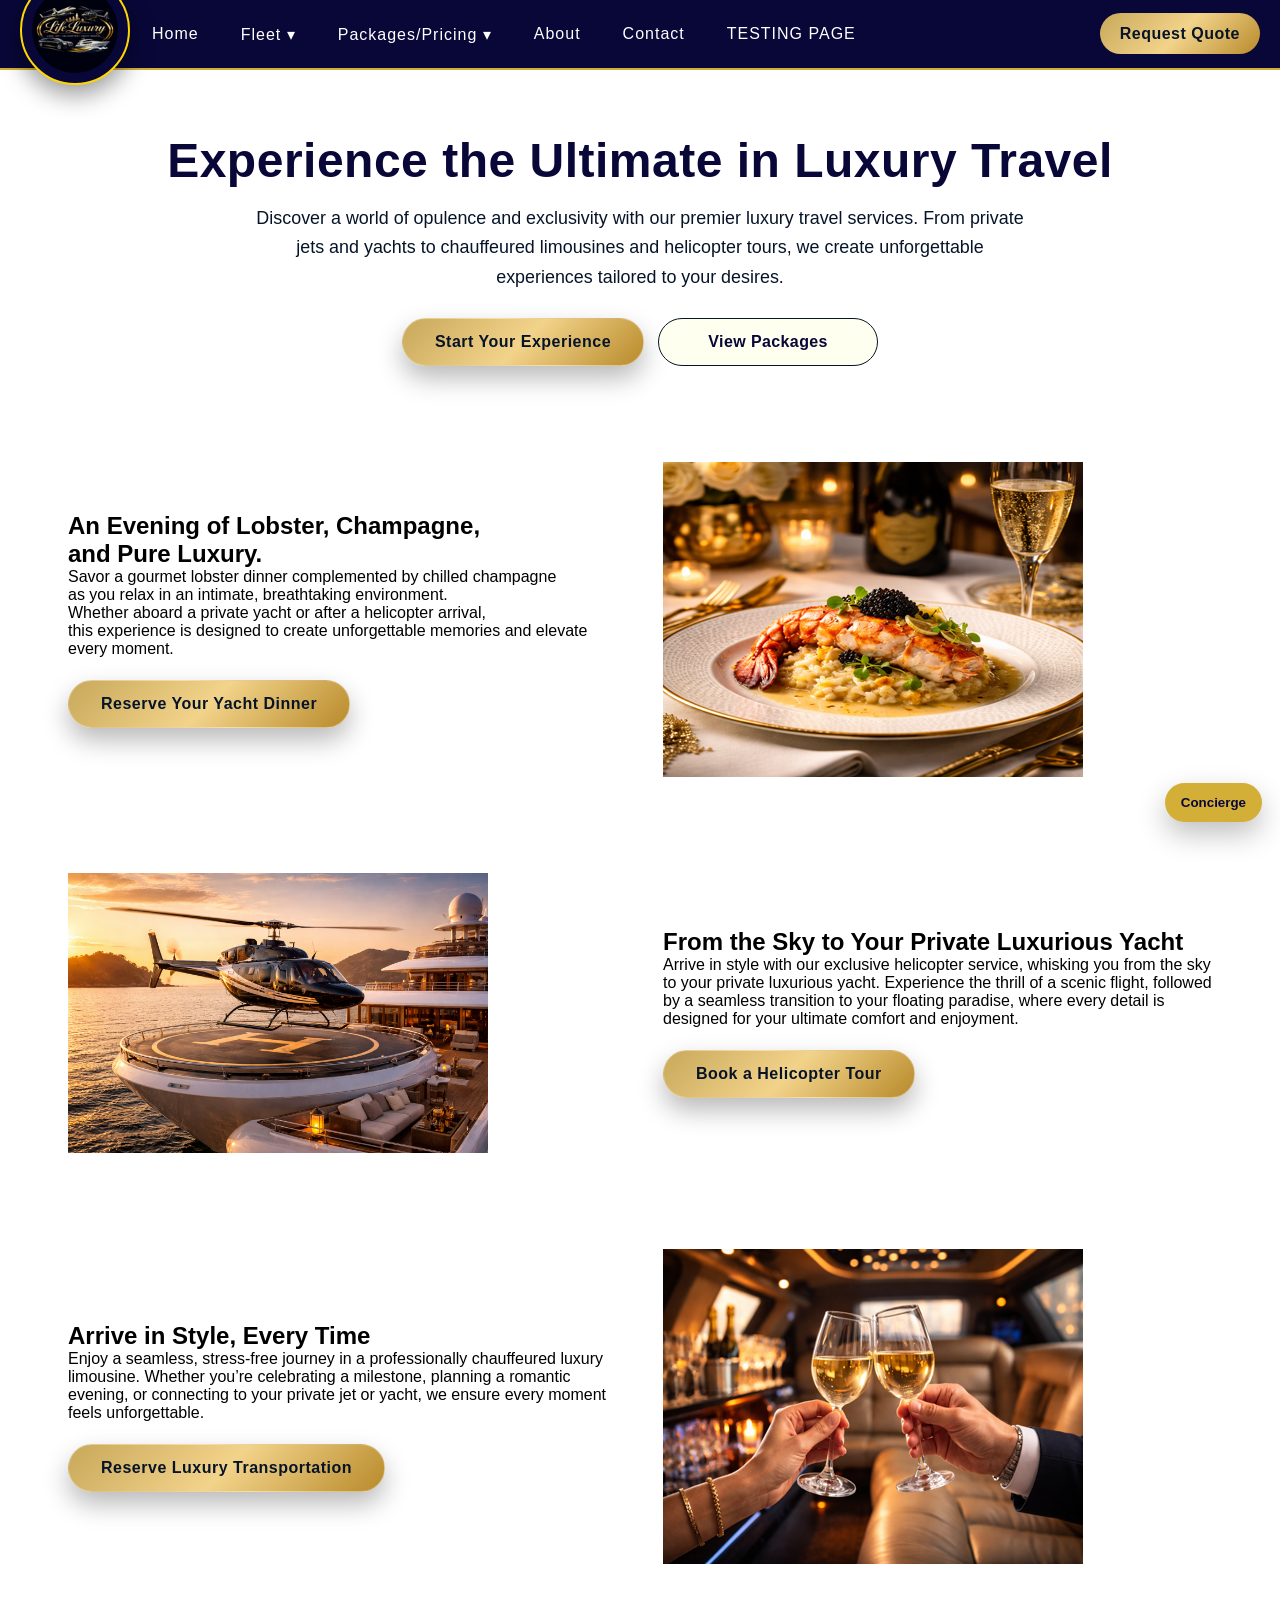
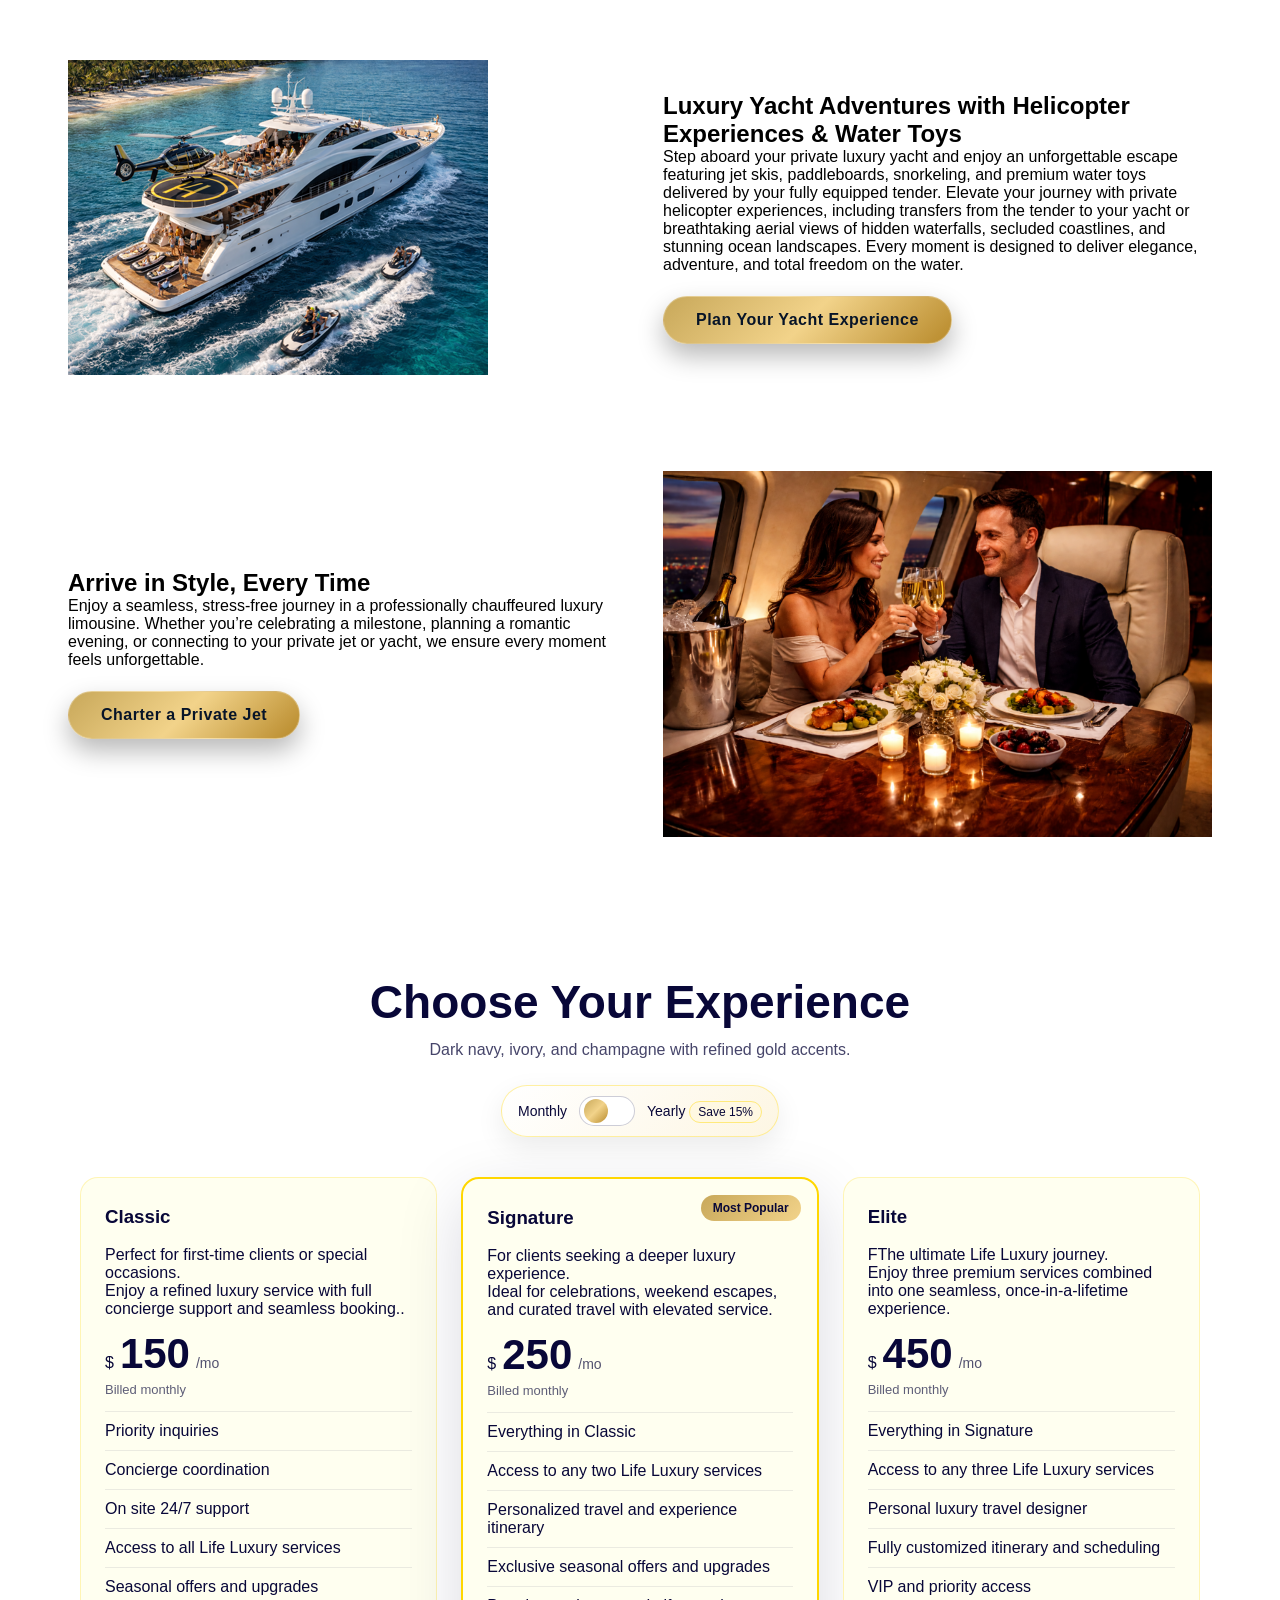
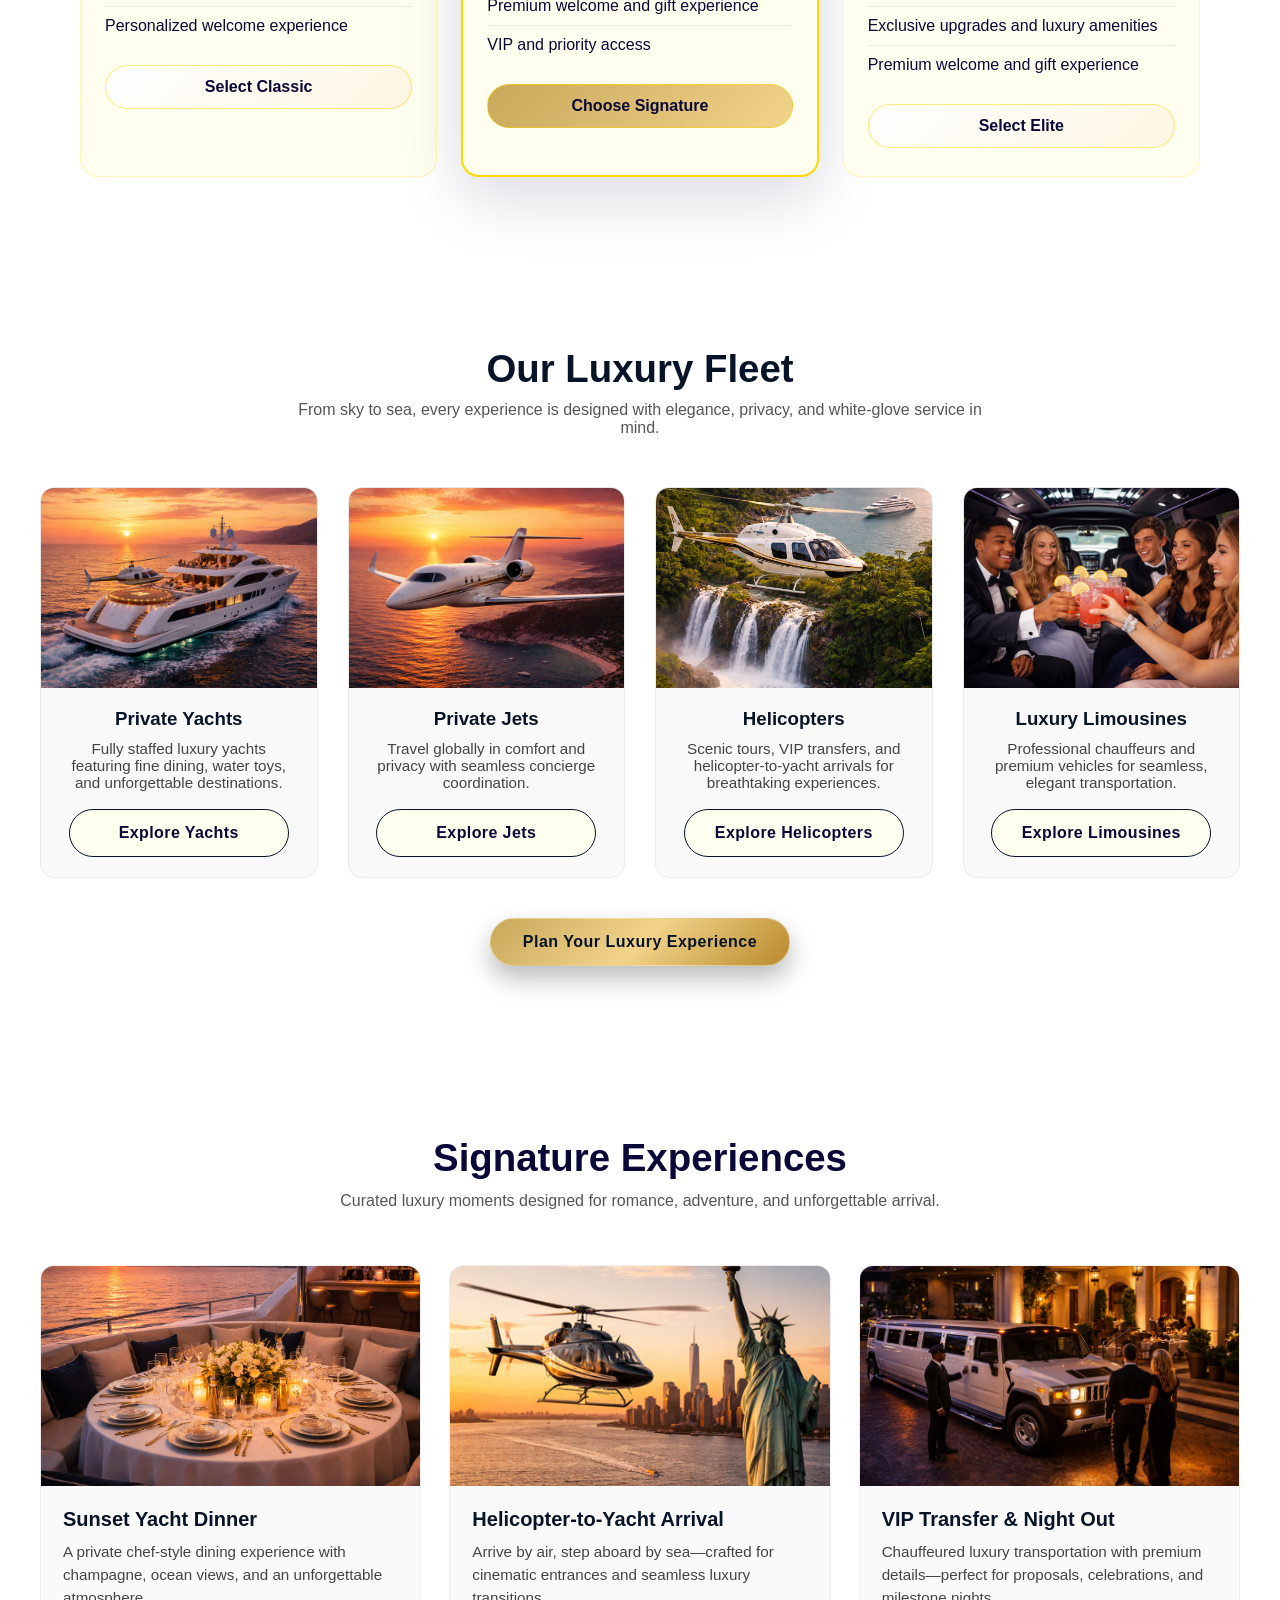
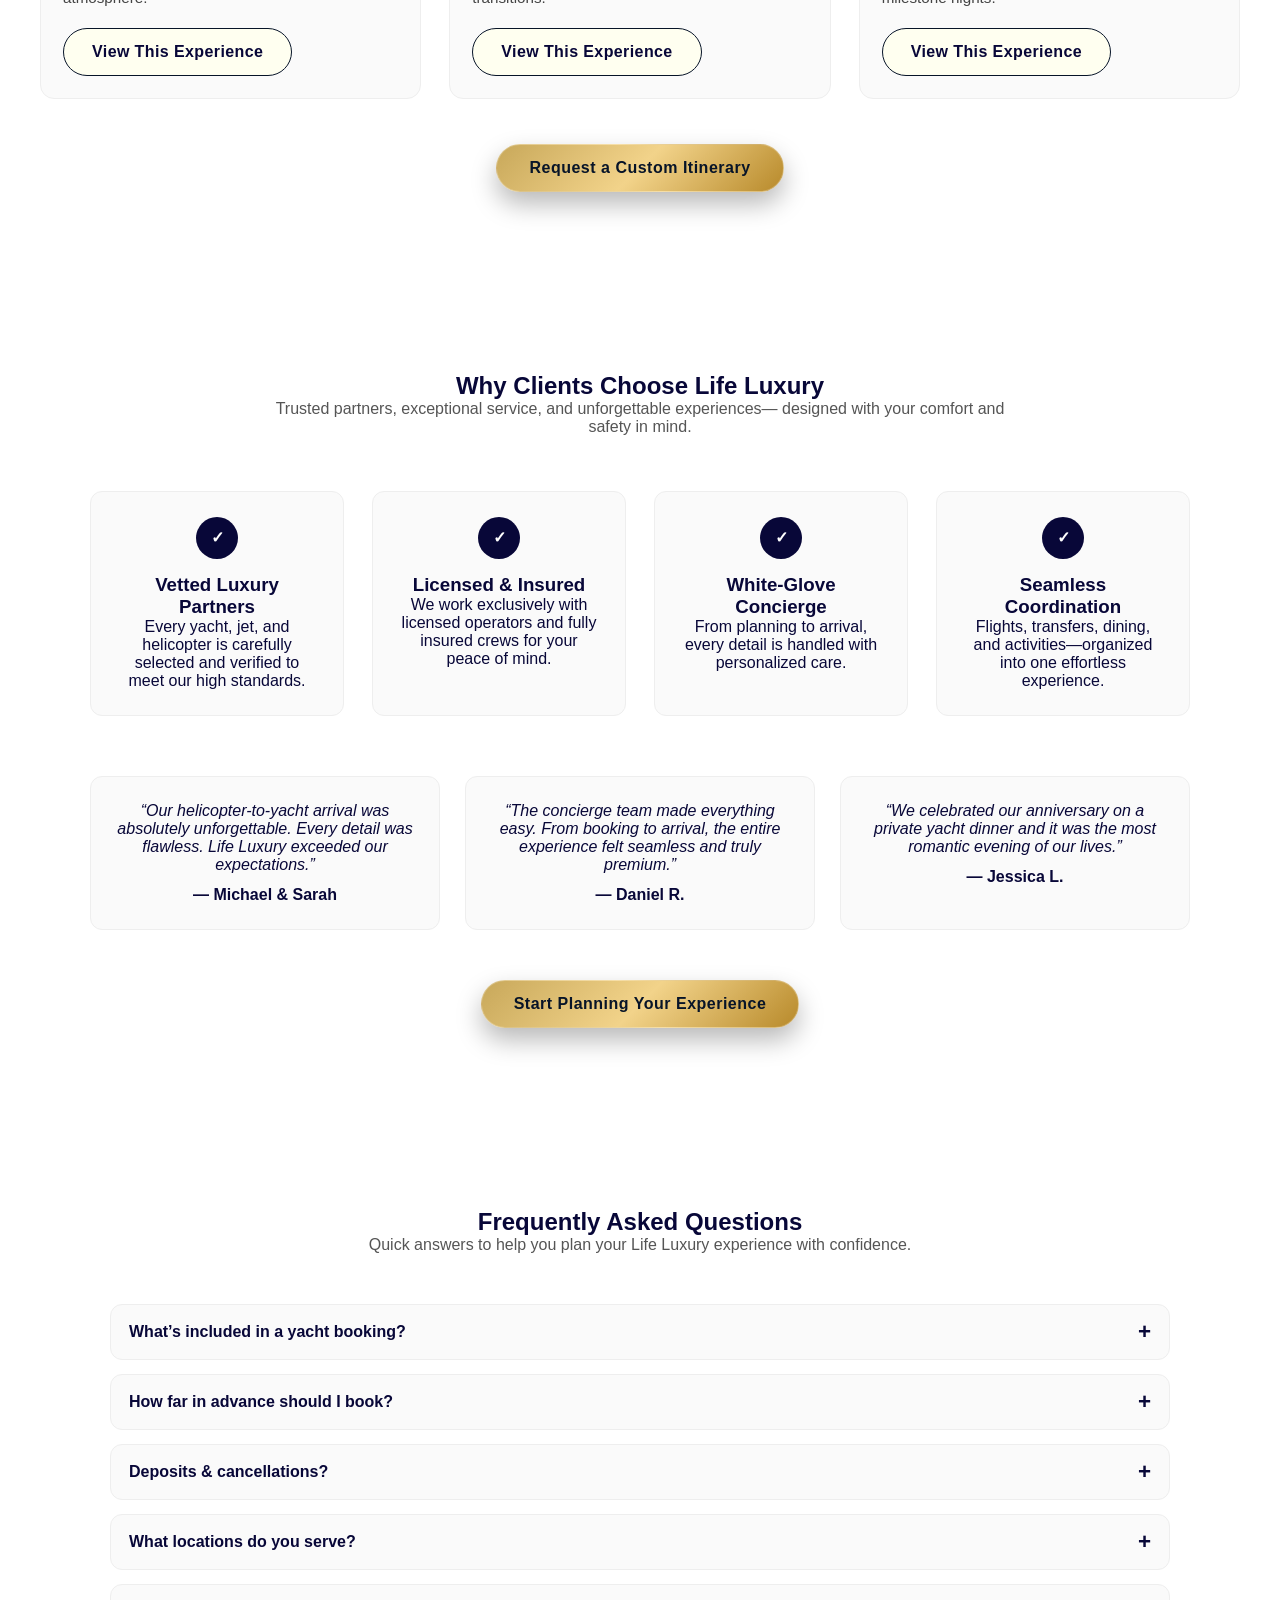
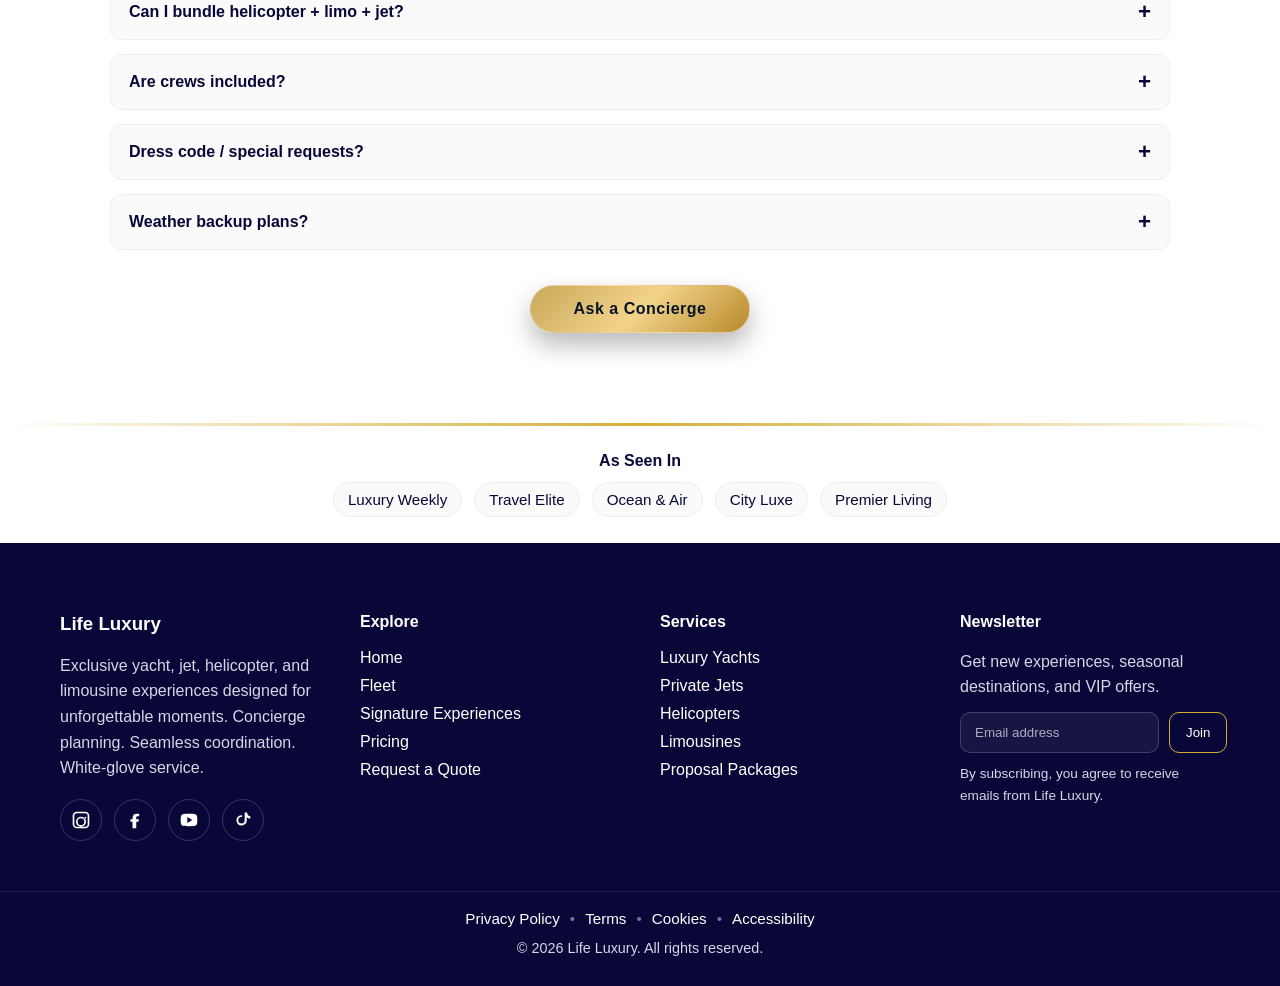
<file: index.html>
<!doctype html>
<html lang="en">
  <head>
    <meta charset="UTF-8" />
    <meta name="viewport" content="width=device-width, initial-scale=1.0" />
    <title>Life Luxury - Premium Luxury Travel Services</title>
    <link rel="stylesheet" href="CSS/main.css" />
  </head>
  <body>
    <header class="site-header">
      <!-- Logo -->
      <div id="logo">
        <a href="index.html">
          <img src="images/life-luxury-logo.png" alt="Life Luxury Logo" />
        </a>
      </div>

      <!-- Hamburger -->
      <button
        class="nav-toggle"
        id="navToggle"
        type="button"
        aria-label="Open menu"
        aria-expanded="false"
        aria-controls="luxNav"
      >
        <span></span>
        <span></span>
        <span></span>
      </button>

      <!-- NAV -->
      <nav class="lux-nav" id="luxNav">
        <ul class="nav-links">
          <li><a href="index.html">Home</a></li>

          <li class="has-dropdown" tabindex="0">
            <a href="#">Fleet ▾</a>
            <ul class="dropdown">
              <li><a href="yachts.html">Yachts</a></li>
              <li><a href="jets.html">Private Jets</a></li>
              <li><a href="helicopters.html">Helicopters</a></li>
              <li><a href="limos.html">Limousines</a></li>
            </ul>
          </li>

          <li class="has-dropdown" tabindex="0">
            <a href="#">Packages/Pricing ▾</a>
            <ul class="dropdown">
              <li><a href="packages.html">Signature Experiences</a></li>
              <li><a href="proposal.html">Proposal Packages</a></li>
              <li><a href="pricing.html">Pricing</a></li>
            </ul>
          </li>

          <li><a href="about.html">About</a></li>
          <li><a href="contact.html">Contact</a></li>
          <li><a href="test.html">TESTING PAGE</a></li>
        </ul>
      </nav>

      <!-- CTA -->
      <div class="header-cta">
        <a href="contact.html" class="nav-cta">Request Quote</a>
      </div>
    </header>

    <div class="wrapper">
      <section class="hero-section">
        <div class="hero-inner">
          <h1>Experience the Ultimate in Luxury Travel</h1>
          <p>
            Discover a world of opulence and exclusivity with our premier luxury
            travel services. From private jets and yachts to chauffeured
            limousines and helicopter tours, we create unforgettable experiences
            tailored to your desires.
          </p>

          <div class="hero-cta">
            <a href="contact.html" class="cta-btn">Start Your Experience</a>
            <a href="packages.html" class="cta-outline">View Packages</a>
          </div>
        </div>
      </section>
      <section class="top-row">
        <div class="leftcol">
          <h2>An Evening of Lobster, Champagne, <br />and Pure Luxury.</h2>
          <p>
            Savor a gourmet lobster dinner complemented by chilled champagne
            <br />
            as you relax in an intimate, breathtaking environment. <br />
            Whether aboard a private yacht or after a helicopter arrival, <br />
            this experience is designed to create unforgettable memories and
            elevate every moment.
          </p>
          <div class="section-cta">
            <a href="contact.html" class="cta-btn">Reserve Your Yacht Dinner</a>
          </div>
        </div>

        <div class="rightcol">
          <img src="images/fancy-food.png" alt="a fancy meal" />
        </div>
      </section>

      <section class="middle-row">
        <div class="leftcol">
          <img
            class="feature-image"
            src="images/helicopter-on-helopad.png"
            alt="A helicopter on a helipad"
          />
        </div>

        <div class="rightcol">
          <h2>From the Sky to Your Private Luxurious Yacht</h2>
          <p>
            Arrive in style with our exclusive helicopter service, whisking you
            from the sky to your private luxurious yacht. Experience the thrill
            of a scenic flight, followed by a seamless transition to your
            floating paradise, where every detail is designed for your ultimate
            comfort and enjoyment.
          </p>
          <div class="section-cta">
            <a href="contact.html" class="cta-btn">Book a Helicopter Tour</a>
          </div>
        </div>
      </section>

      <section class="top-row">
        <div class="leftcol">
          <h2>Arrive in Style, Every Time</h2>
          <p>
            Enjoy a seamless, stress-free journey in a professionally
            chauffeured luxury limousine. Whether you’re celebrating a
            milestone, planning a romantic evening, or connecting to your
            private jet or yacht, we ensure every moment feels unforgettable.
          </p>
          <div class="section-cta">
            <a href="contact.html" class="cta-btn"
              >Reserve Luxury Transportation</a
            >
          </div>
        </div>

        <div class="rightcol">
          <img src="images/limousine.png" alt="Luxury limousine" />
        </div>
      </section>

      <section class="middle-row">
        <div class="leftcol">
          <img
            class="feature-image"
            src="images/life_luxury_yacht.png"
            alt="Luxury yacht"
          />
        </div>

        <div class="rightcol">
          <h2>
            Luxury Yacht Adventures with Helicopter Experiences & Water Toys
          </h2>
          <p>
            Step aboard your private luxury yacht and enjoy an unforgettable
            escape featuring jet skis, paddleboards, snorkeling, and premium
            water toys delivered by your fully equipped tender. Elevate your
            journey with private helicopter experiences, including transfers
            from the tender to your yacht or breathtaking aerial views of hidden
            waterfalls, secluded coastlines, and stunning ocean landscapes.
            Every moment is designed to deliver elegance, adventure, and total
            freedom on the water.
          </p>
          <div class="section-cta">
            <a href="contact.html" class="cta-btn"
              >Plan Your Yacht Experience</a
            >
          </div>
        </div>
      </section>

      <section class="top-row">
        <div class="leftcol">
          <h2>Arrive in Style, Every Time</h2>
          <p>
            Enjoy a seamless, stress-free journey in a professionally
            chauffeured luxury limousine. Whether you’re celebrating a
            milestone, planning a romantic evening, or connecting to your
            private jet or yacht, we ensure every moment feels unforgettable.
          </p>
          <div class="section-cta">
            <a href="contact.html" class="cta-btn">Charter a Private Jet</a>
          </div>
        </div>

        <div class="rightcol">
          <img src="images/Private-jet.png" alt="Private jet" />
        </div>
      </section>

      <!-- PRICING SECTION (Monthly / Yearly Toggle) -->
      <section class="lux-pricing" id="pricing">
        <div class="lux-wrap">
          <header class="lux-head">
            <h2>Choose Your Experience</h2>
            <p class="lux-sub">
              Dark navy, ivory, and champagne with refined gold accents.
            </p>

            <div
              class="lux-toggle-row"
              role="group"
              aria-label="Billing period toggle"
            >
              <span class="lux-toggle-label">Monthly</span>

              <button
                class="lux-toggle"
                id="billingToggle"
                type="button"
                aria-pressed="false"
                aria-label="Toggle billing period"
              >
                <span class="lux-toggle-knob"></span>
              </button>

              <span class="lux-toggle-label">
                Yearly <span class="lux-save-pill">Save 15%</span>
              </span>
            </div>
          </header>

          <div class="lux-grid">
            <!-- PLAN 1 -->
            <article class="lux-card">
              <div class="lux-card-top">
                <h3>Classic</h3>
                <p>
                  <br />
                  Perfect for first-time clients or special occasions.
                  <br />Enjoy a refined luxury service with full concierge
                  support and seamless booking..
                </p>
              </div>

              <div class="lux-price">
                <span class="lux-currency">$</span>
                <span class="lux-amount" data-month="150" data-year="500"
                  >150</span
                >
                <span class="lux-per" data-month="/mo" data-year="/yr"
                  >/mo</span
                >
              </div>

              <p
                class="lux-billed"
                data-month="Billed monthly"
                data-year="Billed yearly (2 months free)"
              >
                Billed monthly
              </p>

              <ul class="lux-list">
                <li>Priority inquiries</li>
                <li>Concierge coordination</li>
                <li>On site 24/7 support</li>
                <li>Access to all Life Luxury services</li>
                <li>Seasonal offers and upgrades</li>
                <li>Personalized welcome experience</li>
              </ul>
              <a class="lux-btn" href="#contact">Select Classic</a>
            </article>

            <!-- PLAN 2 (FEATURED) -->
            <article class="lux-card lux-featured">
              <div class="lux-badge" aria-hidden="true">Most Popular</div>

              <div class="lux-card-top">
                <h3>Signature</h3>
                <p>
                  <br />
                  For clients seeking a deeper luxury experience. <br />Ideal
                  for celebrations, weekend escapes, and curated travel with
                  elevated service.
                </p>
              </div>

              <div class="lux-price">
                <span class="lux-currency">$</span>
                <span class="lux-amount" data-month="250" data-year="700"
                  >250</span
                >
                <span class="lux-per" data-month="/mo" data-year="/yr"
                  >/mo</span
                >
              </div>

              <p
                class="lux-billed"
                data-month="Billed monthly"
                data-year="Billed yearly (2 months free)"
              >
                Billed monthly
              </p>

              <ul class="lux-list">
                <li>Everything in Classic</li>
                <li>Access to any two Life Luxury services</li>
                <li>Personalized travel and experience itinerary</li>
                <li>Exclusive seasonal offers and upgrades</li>
                <li>Premium welcome and gift experience</li>
                <li>VIP and priority access</li>
              </ul>
              <a class="lux-btn lux-btn-solid" href="#contact"
                >Choose Signature</a
              >
            </article>

            <!-- PLAN 3 -->
            <article class="lux-card">
              <div class="lux-card-top">
                <h3>Elite</h3>
                <br />
                <p>
                  FThe ultimate Life Luxury journey. <br />Enjoy three premium
                  services combined into one seamless, once-in-a-lifetime
                  experience.
                </p>
              </div>
              <div class="lux-price">
                <span class="lux-currency">$</span>
                <span class="lux-amount" data-month="450" data-year="1000"
                  >450</span
                >
                <span class="lux-per" data-month="/mo" data-year="/yr"
                  >/mo</span
                >
              </div>

              <p
                class="lux-billed"
                data-month="Billed monthly"
                data-year="Billed yearly (2 months free)"
              >
                Billed monthly
              </p>

              <ul class="lux-list">
                <li>Everything in Signature</li>
                <li>Access to any three Life Luxury services</li>
                <li>Personal luxury travel designer</li>
                <li>Fully customized itinerary and scheduling</li>
                <li>VIP and priority access</li>
                <li>Exclusive upgrades and luxury amenities</li>
                <li>Premium welcome and gift experience</li>
              </ul>

              <a class="lux-btn" href="#contact">Select Elite</a>
            </article>
          </div>
        </div>
      </section>

      <!-- FLEET AT A GLANCE -->
      <section class="fleet-section">
        <div class="fleet-header">
          <h2>Our Luxury Fleet</h2>
          <p>
            From sky to sea, every experience is designed with elegance,
            privacy, and white-glove service in mind.
          </p>
        </div>

        <div class="fleet-grid">
          <!-- YACHTS -->
          <div class="fleet-card">
            <img src="images/Yacht-sunset.png" alt="Luxury yacht" />
            <div class="fleet-content">
              <h3>Private Yachts</h3>
              <p>
                Fully staffed luxury yachts featuring fine dining, water toys,
                and unforgettable destinations.
              </p>
              <a href="yachts.html" class="cta-outline">Explore Yachts</a>
            </div>
          </div>

          <!-- PRIVATE JETS -->
          <div class="fleet-card">
            <img src="images/privat-jet-sunset.png" alt="Private jet" />
            <div class="fleet-content">
              <h3>Private Jets</h3>
              <p>
                Travel globally in comfort and privacy with seamless concierge
                coordination.
              </p>
              <a href="jets.html" class="cta-outline">Explore Jets</a>
            </div>
          </div>

          <!-- HELICOPTERS -->
          <div class="fleet-card">
            <img src="images/helicopter-ride.png" alt="Helicopter" />
            <div class="fleet-content">
              <h3>Helicopters</h3>
              <p>
                Scenic tours, VIP transfers, and helicopter-to-yacht arrivals
                for breathtaking experiences.
              </p>
              <a href="helicopters.html" class="cta-outline"
                >Explore Helicopters</a
              >
            </div>
          </div>

          <!-- LIMOUSINES -->
          <div class="fleet-card">
            <img src="images/limousine-toast.png" alt="Luxury limousine" />
            <div class="fleet-content">
              <h3>Luxury Limousines</h3>
              <p>
                Professional chauffeurs and premium vehicles for seamless,
                elegant transportation.
              </p>
              <a href="limos.html" class="cta-outline">Explore Limousines</a>
            </div>
          </div>
        </div>
        <div class="fleet-cta">
          <a href="contact.html" class="cta-btn">Plan Your Luxury Experience</a>
        </div>
      </section>
      <!-- SIGNATURE EXPERIENCES -->
      <section class="sig-section">
        <div class="sig-header">
          <h2>Signature Experiences</h2>
          <p>
            Curated luxury moments designed for romance, adventure, and
            unforgettable arrival.
          </p>
        </div>

        <div class="sig-grid">
          <!-- TILE 1 -->
          <article class="sig-tile">
            <img
              src="images/signature-yacht-dinner.png"
              alt="Luxury yacht dinner at sunset"
            />
            <div class="sig-content">
              <h3>Sunset Yacht Dinner</h3>
              <p>
                A private chef-style dining experience with champagne, ocean
                views, and an unforgettable atmosphere.
              </p>
              <a href="packages.html" class="cta-outline"
                >View This Experience</a
              >
            </div>
          </article>

          <!-- TILE 2 -->
          <article class="sig-tile">
            <img
              src="images/helicopter-near-statue.png"
              alt="Helicopter arriving to a yacht"
            />
            <div class="sig-content">
              <h3>Helicopter-to-Yacht Arrival</h3>
              <p>
                Arrive by air, step aboard by sea—crafted for cinematic
                entrances and seamless luxury transitions.
              </p>
              <a href="packages.html" class="cta-outline"
                >View This Experience</a
              >
            </div>
          </article>

          <!-- TILE 3 -->
          <article class="sig-tile">
            <img
              src="images/signature-vip-transfer.png"
              alt="Luxury limousine VIP transfer"
            />
            <div class="sig-content">
              <h3>VIP Transfer & Night Out</h3>
              <p>
                Chauffeured luxury transportation with premium details—perfect
                for proposals, celebrations, and milestone nights.
              </p>
              <a href="packages.html" class="cta-outline"
                >View This Experience</a
              >
            </div>
          </article>
        </div>

        <div class="sig-cta">
          <a href="contact.html" class="cta-btn">Request a Custom Itinerary</a>
        </div>
      </section>
      <!-- TRUST & SOCIAL PROOF -->
      <section class="trust-section">
        <div class="trust-header">
          <h2>Why Clients Choose Life Luxury</h2>
          <p>
            Trusted partners, exceptional service, and unforgettable
            experiences— designed with your comfort and safety in mind.
          </p>
        </div>

        <!-- TRUST ICONS -->
        <div class="trust-grid">
          <div class="trust-item">
            <div class="trust-icon">✓</div>
            <h3>Vetted Luxury Partners</h3>
            <p>
              Every yacht, jet, and helicopter is carefully selected and
              verified to meet our high standards.
            </p>
          </div>

          <div class="trust-item">
            <div class="trust-icon">✓</div>
            <h3>Licensed & Insured</h3>
            <p>
              We work exclusively with licensed operators and fully insured
              crews for your peace of mind.
            </p>
          </div>

          <div class="trust-item">
            <div class="trust-icon">✓</div>
            <h3>White-Glove Concierge</h3>
            <p>
              From planning to arrival, every detail is handled with
              personalized care.
            </p>
          </div>

          <div class="trust-item">
            <div class="trust-icon">✓</div>
            <h3>Seamless Coordination</h3>
            <p>
              Flights, transfers, dining, and activities—organized into one
              effortless experience.
            </p>
          </div>
        </div>

        <!-- TESTIMONIALS -->
        <div class="testimonial-grid">
          <div class="testimonial">
            <p>
              “Our helicopter-to-yacht arrival was absolutely unforgettable.
              Every detail was flawless. Life Luxury exceeded our expectations.”
            </p>
            <span>— Michael & Sarah</span>
          </div>

          <div class="testimonial">
            <p>
              “The concierge team made everything easy. From booking to arrival,
              the entire experience felt seamless and truly premium.”
            </p>
            <span>— Daniel R.</span>
          </div>

          <div class="testimonial">
            <p>
              “We celebrated our anniversary on a private yacht dinner and it
              was the most romantic evening of our lives.”
            </p>
            <span>— Jessica L.</span>
          </div>
        </div>

        <!-- CTA -->
        <div class="trust-cta">
          <a href="contact.html" class="cta-btn"
            >Start Planning Your Experience</a
          >
        </div>
      </section>
      <!-- FAQ ACCORDION -->
      <section class="faq-section" id="faq">
        <div class="faq-header">
          <h2>Frequently Asked Questions</h2>
          <p>
            Quick answers to help you plan your Life Luxury experience with
            confidence.
          </p>
        </div>

        <div class="faq-wrap">
          <details class="faq-item">
            <summary>What’s included in a yacht booking?</summary>
            <div class="faq-content">
              <p>
                Yacht experiences typically include a private vessel,
                professional crew, onboard amenities, and itinerary planning.
                Add-ons like land to yacht or helicopter access, gourmet
                catering, chef service, champagne packages, water toys, and
                special celebrations can be arranged based on your package and
                location.
              </p>
            </div>
          </details>

          <details class="faq-item">
            <summary>How far in advance should I book?</summary>
            <div class="faq-content">
              <p>
                We recommend booking as early as possible—especially for
                weekends, holidays, and peak travel seasons. For signature
                experiences, 2–4 weeks is ideal. Last-minute requests are
                sometimes possible depending on availability.
              </p>
            </div>
          </details>

          <details class="faq-item">
            <summary>Deposits &amp; cancellations?</summary>
            <div class="faq-content">
              <p>
                Most bookings require a deposit to reserve your date.
                Cancellation and rescheduling policies vary by operator, season,
                and package. We’ll provide clear terms before you confirm, so
                you know exactly what’s refundable and what’s not.
              </p>
            </div>
          </details>

          <details class="faq-item">
            <summary>What locations do you serve?</summary>
            <div class="faq-content">
              <p>
                Life Luxury coordinates experiences in select destinations and
                can arrange travel-based itineraries upon request. Tell us your
                preferred location and dates, and we’ll confirm availability and
                options.
              </p>
            </div>
          </details>

          <details class="faq-item">
            <summary>Can I bundle helicopter + limo + jet?</summary>
            <div class="faq-content">
              <p>
                Yes. Many clients choose bundled itineraries (example: private
                jet arrival → chauffeured transfer → helicopter experience →
                yacht departure). Our concierge team designs the schedule so
                everything flows seamlessly.
              </p>
            </div>
          </details>

          <details class="faq-item">
            <summary>Are crews included?</summary>
            <div class="faq-content">
              <p>
                Yes—yachts include a professional crew. Flight crews and
                chauffeurs are included for aircraft and limousine services
                through our licensed partners. Specific crew details depend on
                the selected operator and package.
              </p>
            </div>
          </details>

          <details class="faq-item">
            <summary>Dress code / special requests?</summary>
            <div class="faq-content">
              <p>
                Dress is typically “resort elegant” for dinners and “smart
                casual” for daytime experiences. We can arrange special requests
                like flowers, photographers, proposals, dietary needs, custom
                music, and surprise reveals—just tell us what you want.
              </p>
            </div>
          </details>

          <details class="faq-item">
            <summary>Weather backup plans?</summary>
            <div class="faq-content">
              <p>
                Safety comes first. If weather impacts your experience, options
                may include adjusted timing, alternate routes, rescheduling, or
                operator policies based on conditions. We’ll guide you through
                the best option for a smooth experience.
              </p>
            </div>
          </details>
        </div>

        <div class="faq-cta">
          <a href="contact.html" class="cta-btn">Ask a Concierge</a>
        </div>
      </section>
    </div>

    <!-- FOOTER -->
    <!-- GOLD DIVIDER ABOVE FOOTER -->
    <div class="lux-divider"></div>

    <!-- AS SEEN IN -->
    <section class="seen-section">
      <div class="seen-wrap">
        <p class="seen-title">As Seen In</p>
        <div class="seen-logos">
          <!-- Replace with real logos later (SVG/PNG). These are placeholders. -->
          <span class="seen-logo">Luxury Weekly</span>
          <span class="seen-logo">Travel Elite</span>
          <span class="seen-logo">Ocean & Air</span>
          <span class="seen-logo">City Luxe</span>
          <span class="seen-logo">Premier Living</span>
        </div>
      </div>
    </section>

    <!-- LIFE LUXURY FOOTER -->
    <footer class="lux-footer">
      <div class="lux-footer-container">
        <!-- BRAND -->
        <div class="lux-footer-col">
          <h3>Life Luxury</h3>
          <p>
            Exclusive yacht, jet, helicopter, and limousine experiences designed
            for unforgettable moments. Concierge planning. Seamless
            coordination. White-glove service.
          </p>

          <!-- SOCIAL ICONS -->
          <div class="lux-social">
            <a
              class="social-btn"
              href="#"
              aria-label="Instagram"
              title="Instagram"
            >
              <!-- Instagram icon -->
              <svg viewBox="0 0 24 24" aria-hidden="true">
                <path
                  d="M7 2h10a5 5 0 0 1 5 5v10a5 5 0 0 1-5 5H7a5 5 0 0 1-5-5V7a5 5 0 0 1 5-5zm10 2H7a3 3 0 0 0-3 3v10a3 3 0 0 0 3 3h10a3 3 0 0 0 3-3V7a3 3 0 0 0-3-3zm-5 4a6 6 0 1 1 0 12 6 6 0 0 1 0-12zm0 2a4 4 0 1 0 0 8 4 4 0 0 0 0-8zm6.5-.9a1.1 1.1 0 1 1-2.2 0 1.1 1.1 0 0 1 2.2 0z"
                />
              </svg>
            </a>

            <a
              class="social-btn"
              href="#"
              aria-label="Facebook"
              title="Facebook"
            >
              <!-- Facebook icon -->
              <svg viewBox="0 0 24 24" aria-hidden="true">
                <path
                  d="M13.5 22v-8h2.7l.4-3h-3.1V9.1c0-.9.3-1.6 1.6-1.6H17V4.8c-.4-.1-1.6-.2-3-.2-2.9 0-4.9 1.8-4.9 5V11H6.6v3H9V22h4.5z"
                />
              </svg>
            </a>

            <a class="social-btn" href="#" aria-label="YouTube" title="YouTube">
              <!-- YouTube icon -->
              <svg viewBox="0 0 24 24" aria-hidden="true">
                <path
                  d="M21.6 7.2a3 3 0 0 0-2.1-2.1C17.8 4.6 12 4.6 12 4.6s-5.8 0-7.5.5A3 3 0 0 0 2.4 7.2 31.6 31.6 0 0 0 2 12a31.6 31.6 0 0 0 .4 4.8 3 3 0 0 0 2.1 2.1c1.7.5 7.5.5 7.5.5s5.8 0 7.5-.5a3 3 0 0 0 2.1-2.1A31.6 31.6 0 0 0 22 12a31.6 31.6 0 0 0-.4-4.8zM10 15.5v-7l6 3.5-6 3.5z"
                />
              </svg>
            </a>

            <a class="social-btn" href="#" aria-label="TikTok" title="TikTok">
              <!-- TikTok icon (simple) -->
              <svg viewBox="0 0 24 24" aria-hidden="true">
                <path
                  d="M14 3v9.2a3.8 3.8 0 1 1-3.2-3.7V6.3a6.2 6.2 0 1 0 5.7 6.2V8.6c1.2 1 2.7 1.6 4.3 1.6V7.6c-2 0-3.8-1.7-3.8-4.6H14z"
                />
              </svg>
            </a>
          </div>
        </div>

        <!-- EXPLORE -->
        <div class="lux-footer-col">
          <h4>Explore</h4>
          <ul>
            <li><a href="index.html">Home</a></li>
            <li><a href="fleet.html">Fleet</a></li>
            <li><a href="packages.html">Signature Experiences</a></li>
            <li><a href="pricing.html">Pricing</a></li>
            <li><a href="contact.html">Request a Quote</a></li>
          </ul>
        </div>

        <!-- SERVICES -->
        <div class="lux-footer-col">
          <h4>Services</h4>
          <ul>
            <li><a href="#">Luxury Yachts</a></li>
            <li><a href="#">Private Jets</a></li>
            <li><a href="#">Helicopters</a></li>
            <li><a href="#">Limousines</a></li>
            <li><a href="#">Proposal Packages</a></li>
          </ul>
        </div>

        <!-- NEWSLETTER -->
        <div class="lux-footer-col">
          <h4>Newsletter</h4>
          <p class="lux-muted">
            Get new experiences, seasonal destinations, and VIP offers.
          </p>

          <form class="lux-newsletter" action="#" method="post">
            <label class="sr-only" for="newsletterEmail">Email address</label>
            <input
              id="newsletterEmail"
              name="email"
              type="email"
              placeholder="Email address"
              required
            />
            <button type="submit">Join</button>
          </form>

          <p class="lux-legal-note">
            By subscribing, you agree to receive emails from Life Luxury.
          </p>
        </div>
      </div>

      <!-- LEGAL LINKS + COPYRIGHT -->
      <div class="lux-footer-bottom">
        <div class="lux-legal-links">
          <a href="privacy.html">Privacy Policy</a>
          <span class="lux-dot">•</span>
          <a href="terms.html">Terms</a>
          <span class="lux-dot">•</span>
          <a href="cookies.html">Cookies</a>
          <span class="lux-dot">•</span>
          <a href="accessibility.html">Accessibility</a>
        </div>

        <p class="lux-copy">© 2026 Life Luxury. All rights reserved.</p>
      </div>
    </footer>

    <!-- FLOATING BUTTONS -->
    <button
      class="lux-float lux-chat"
      id="luxChatBtn"
      aria-label="Concierge Chat"
    >
      Concierge
    </button>

    <button class="lux-float lux-top" id="backToTop" aria-label="Back to top">
      ↑
    </button>
    <script src="JS/hammer-BTN.js" defer></script>
    <script src="JS/pricing.js"></script>
    <script src="JS/FAQ.js"></script>
    <script src="JS/footer.js"></script>
  </body>
</html>
</file>
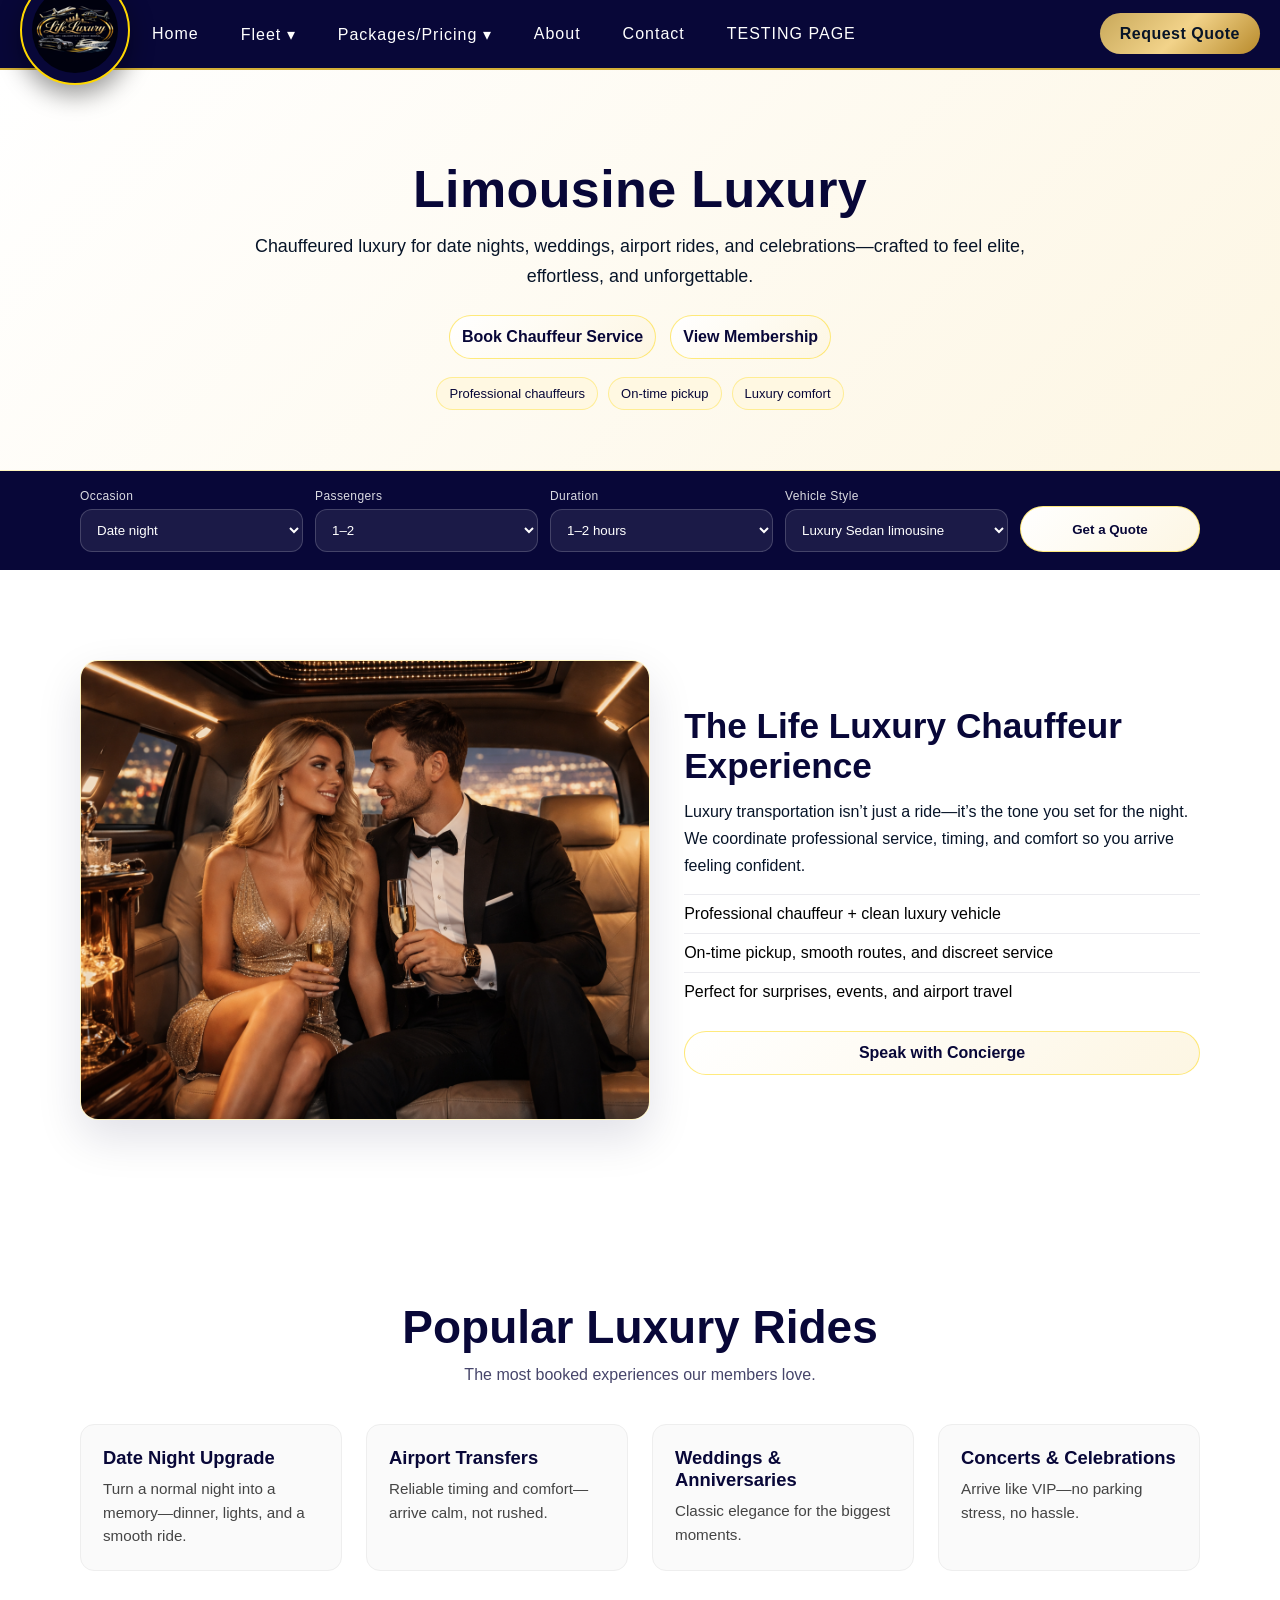
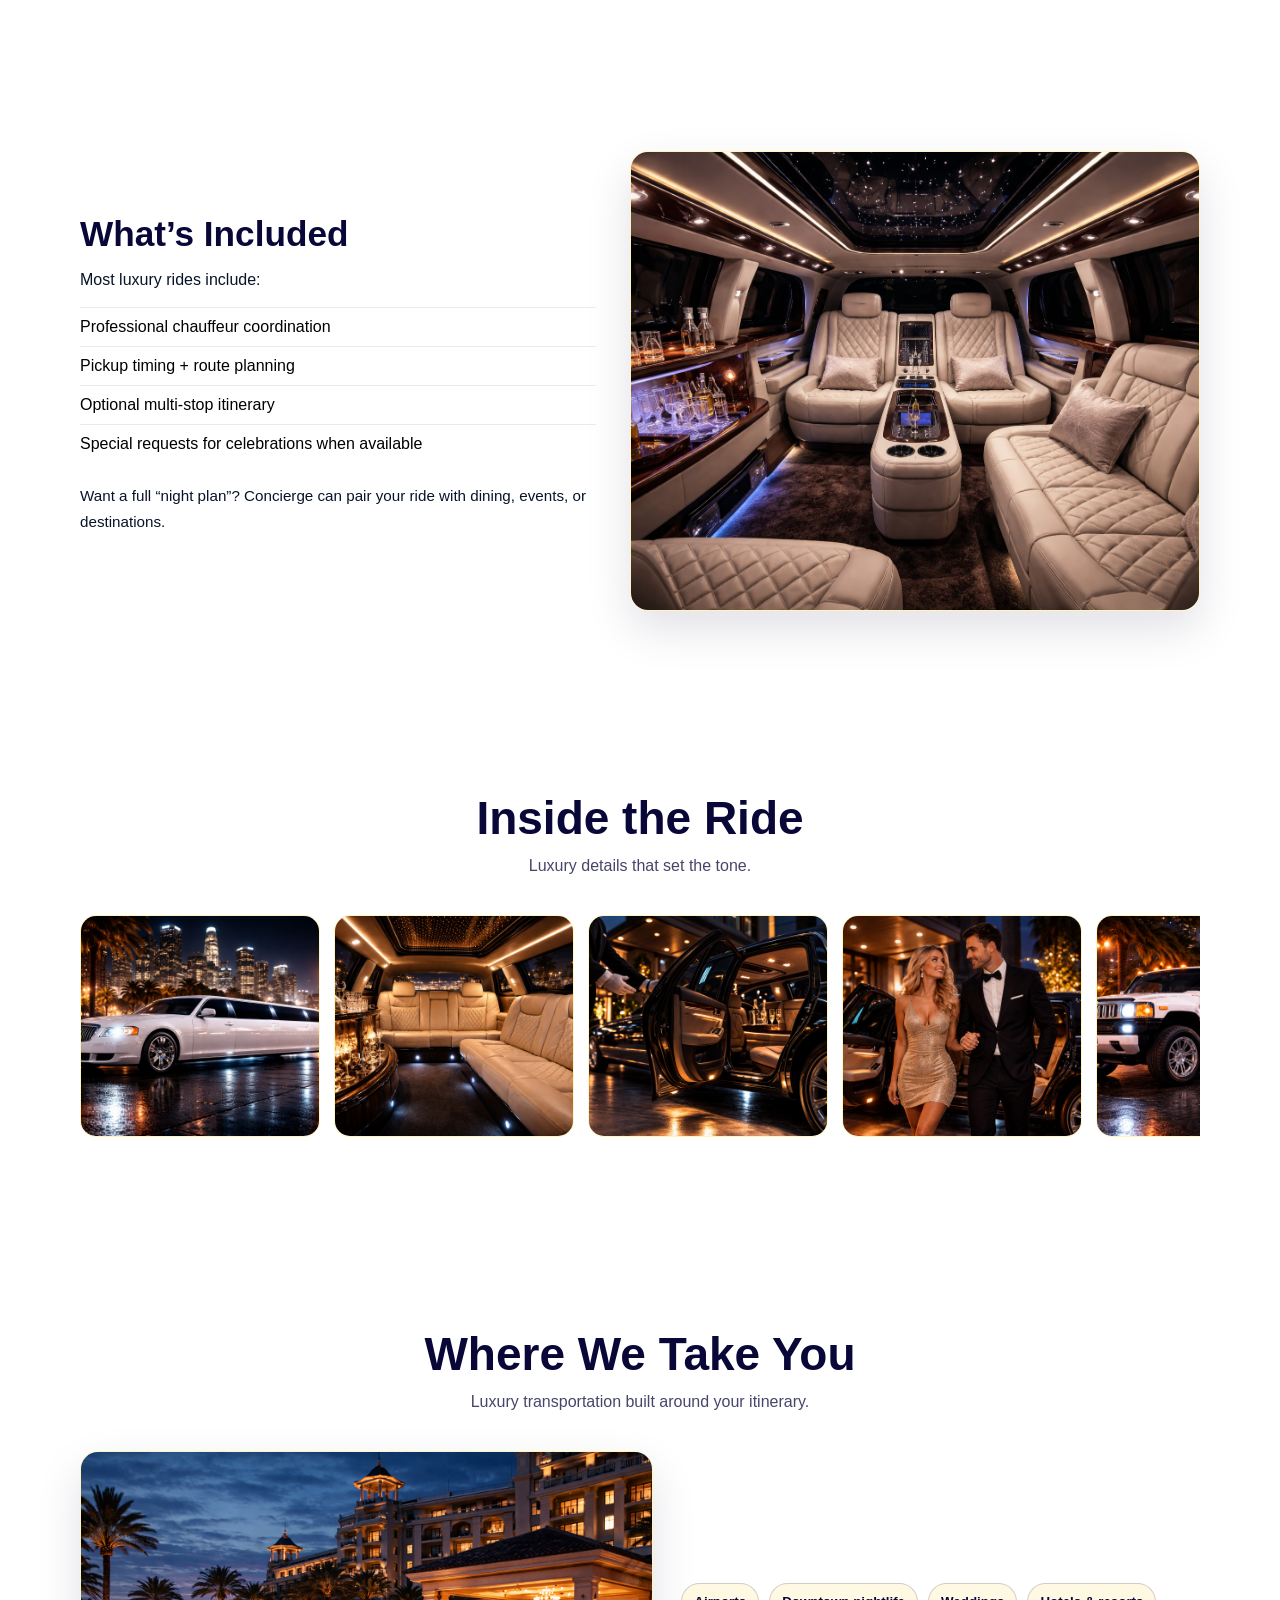
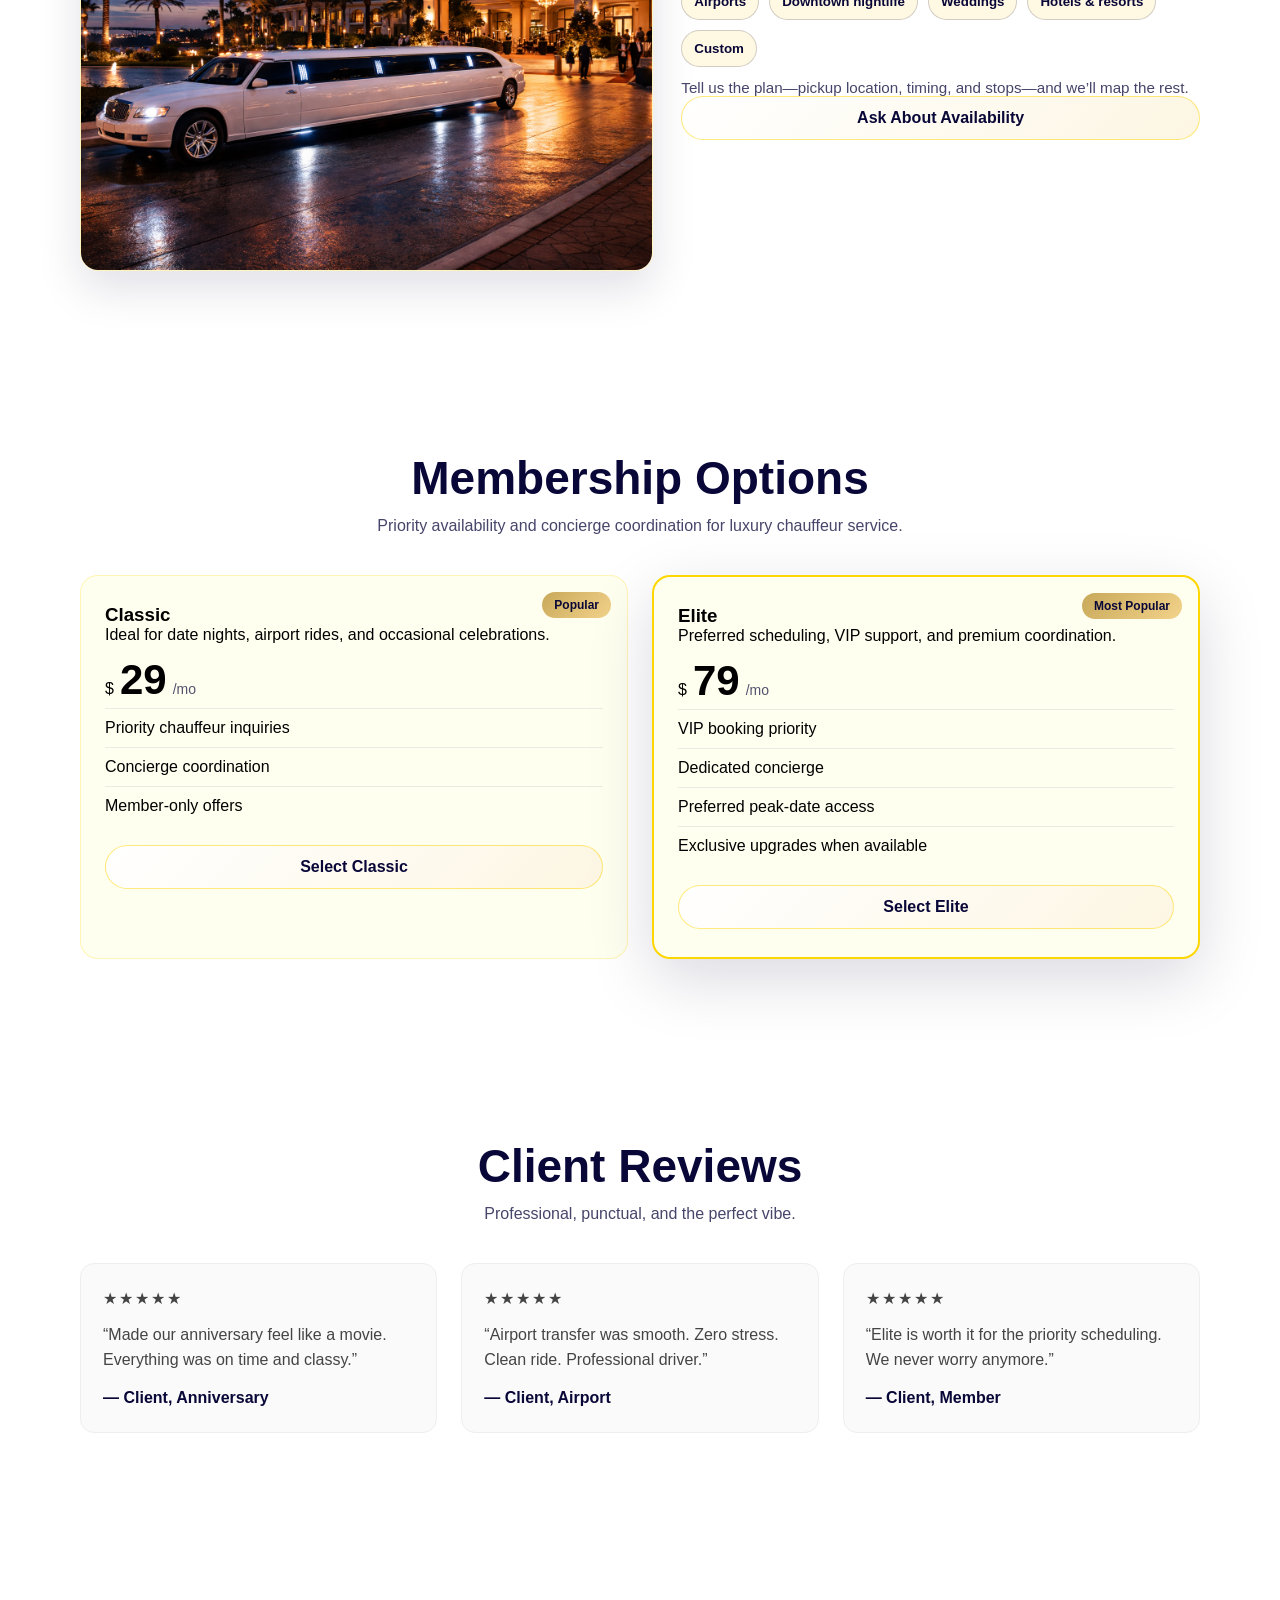
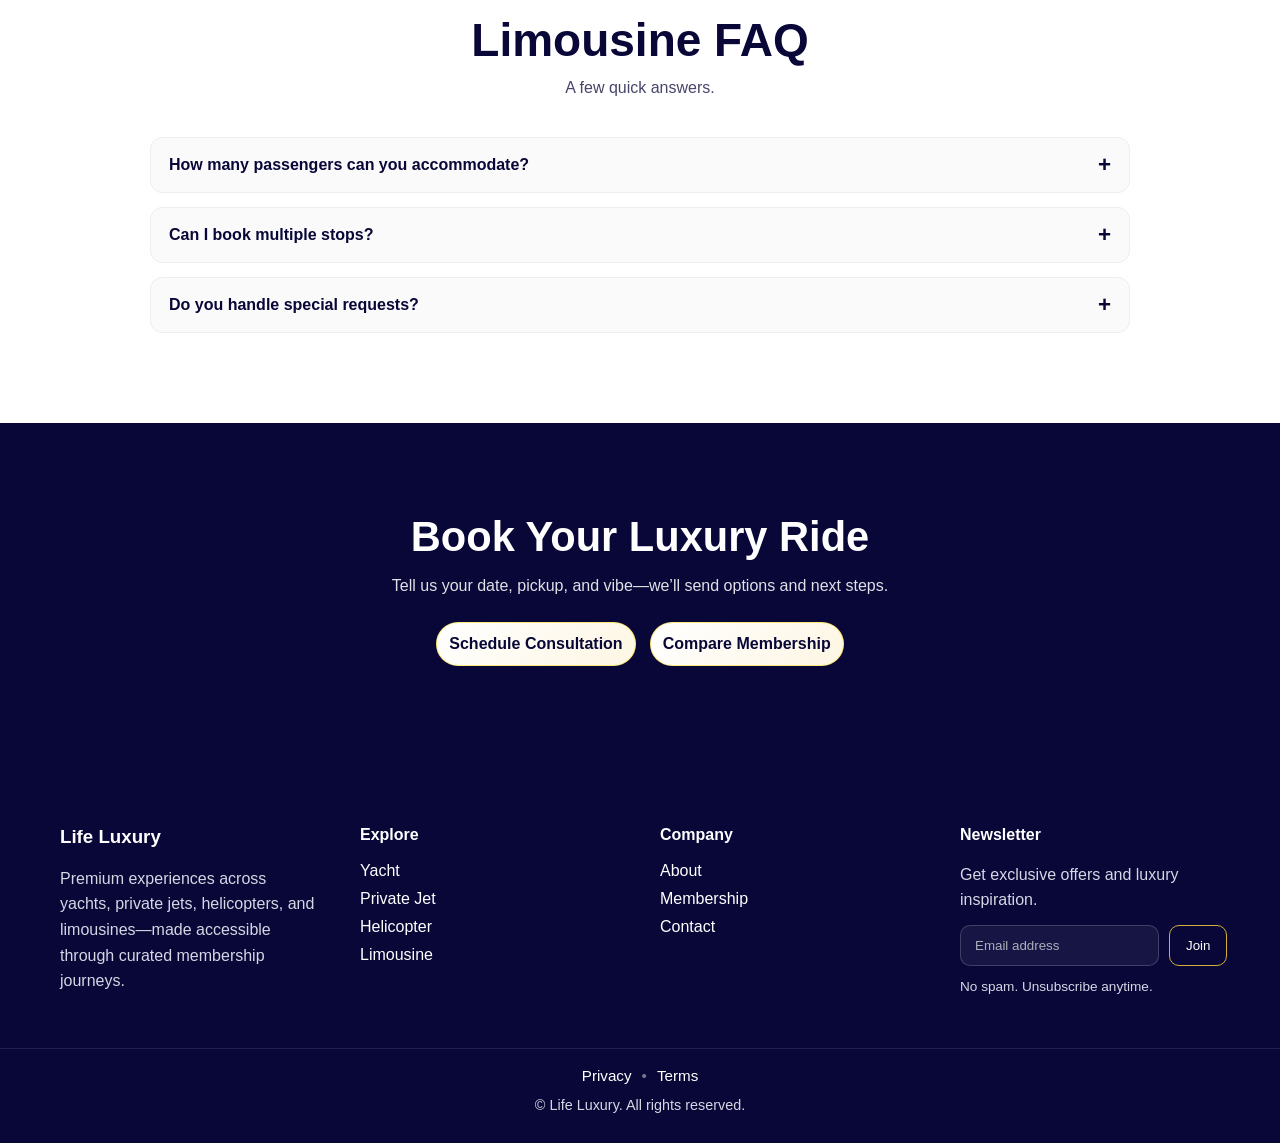
<file: limos.html>
<!doctype html>
<html lang="en">
  <head>
    <meta charset="UTF-8" />
    <meta name="viewport" content="width=device-width, initial-scale=1.0" />
    <title>luxury limousines</title>
    <link rel="stylesheet" href="CSS/main.css" />
    <link rel="stylesheet" href="CSS/Limo.css" />
  </head>
  <body>
    <header class="site-header">
      <!-- Logo -->
      <div id="logo">
        <a href="index.html">
          <img src="images/life-luxury-logo.png" alt="Life Luxury Logo" />
        </a>
      </div>

      <!-- Hamburger -->
      <button
        class="nav-toggle"
        id="navToggle"
        type="button"
        aria-label="Open menu"
        aria-expanded="false"
        aria-controls="luxNav"
      >
        <span></span>
        <span></span>
        <span></span>
      </button>

      <!-- NAV -->
      <nav class="lux-nav" id="luxNav">
        <ul class="nav-links">
          <li><a href="index.html">Home</a></li>

          <li class="has-dropdown" tabindex="0">
            <a href="#">Fleet ▾</a>
            <ul class="dropdown">
              <li><a href="yachts.html">Yachts</a></li>
              <li><a href="jets.html">Private Jets</a></li>
              <li><a href="helicopters.html">Helicopters</a></li>
              <li><a href="limos.html">Limousines</a></li>
            </ul>
          </li>

          <li class="has-dropdown" tabindex="0">
            <a href="#">Packages/Pricing ▾</a>
            <ul class="dropdown">
              <li><a href="packages.html">Signature Experiences</a></li>
              <li><a href="proposal.html">Proposal Packages</a></li>
              <li><a href="pricing.html">Pricing</a></li>
            </ul>
          </li>

          <li><a href="about.html">About</a></li>
          <li><a href="contact.html">Contact</a></li>
          <li><a href="test.html">TESTING PAGE</a></li>
        </ul>
      </nav>

      <!-- CTA -->
      <div class="header-cta">
        <a href="contact.html" class="nav-cta">Request Quote</a>
      </div>
    </header>
    <!-- Main Content -->
    <!-- HERO -->
    <section class="lux-hero limo-hero" id="top">
      <div class="lux-wrap">
        <div class="lux-hero-content">
          <h1>Limousine Luxury</h1>
          <p>
            Chauffeured luxury for date nights, weddings, airport rides, and
            celebrations—crafted to feel elite, effortless, and unforgettable.
          </p>

          <div class="lux-hero-actions">
            <a class="lux-btn" href="#consultation">Book Chauffeur Service</a>
            <a class="lux-btn lux-btn-ghost" href="pricing.html"
              >View Membership</a
            >
          </div>

          <div class="lux-trust-row" aria-label="Key benefits">
            <span class="lux-trust-pill">Professional chauffeurs</span>
            <span class="lux-trust-pill">On-time pickup</span>
            <span class="lux-trust-pill">Luxury comfort</span>
          </div>
        </div>
      </div>
    </section>

    <!-- QUICK STRIP -->
    <section class="lux-quick" aria-label="Quick quote strip">
      <div class="lux-wrap">
        <form class="lux-quick-form" action="#consultation">
          <div class="lux-quick-grid">
            <label class="lux-field">
              <span class="lux-label">Occasion</span>
              <select class="lux-input" name="occasion">
                <option>Date night</option>
                <option>Wedding / Anniversary</option>
                <option>Airport transfer</option>
                <option>Concert / Night out</option>
                <option>Corporate</option>
                <option>Custom</option>
              </select>
            </label>

            <label class="lux-field">
              <span class="lux-label">Passengers</span>
              <select class="lux-input" name="passengers">
                <option>1–2</option>
                <option>3–6</option>
                <option>7–10</option>
                <option>11+</option>
              </select>
            </label>

            <label class="lux-field">
              <span class="lux-label">Duration</span>
              <select class="lux-input" name="duration">
                <option>1–2 hours</option>
                <option>3–4 hours</option>
                <option>5–6 hours</option>
                <option>Full day</option>
              </select>
            </label>

            <label class="lux-field">
              <span class="lux-label">Vehicle Style</span>
              <select class="lux-input" name="vehicle">
                <option>Luxury Sedan limousine</option>
                <option>Stretch limousine</option>
                <option>Luxury SUV limousine</option>
                <option>Sprinter / group</option>
              </select>
            </label>

            <button class="lux-btn" type="submit">Get a Quote</button>
          </div>
        </form>
      </div>
    </section>

    <!-- SPLIT #1 -->
    <section class="lux-split" aria-label="Limousine experience">
      <div class="lux-wrap">
        <div class="lux-split-grid">
          <div class="lux-split-media">
            <img
              src="images/luxury-limo-lifestyle.png"
              alt="Luxury limousine lifestyle"
              loading="lazy"
            />
          </div>

          <div class="lux-split-text">
            <h2>The Life Luxury Chauffeur Experience</h2>
            <p>
              Luxury transportation isn’t just a ride—it’s the tone you set for
              the night. We coordinate professional service, timing, and comfort
              so you arrive feeling confident.
            </p>

            <ul class="lux-list">
              <li>Professional chauffeur + clean luxury vehicle</li>
              <li>On-time pickup, smooth routes, and discreet service</li>
              <li>Perfect for surprises, events, and airport travel</li>
            </ul>

            <a class="lux-btn" href="#consultation">Speak with Concierge</a>
          </div>
        </div>
      </div>
    </section>

    <!-- POPULAR -->
    <section class="lux-section" id="journeys">
      <div class="lux-wrap">
        <header class="lux-head">
          <h2>Popular Luxury Rides</h2>
          <p class="lux-sub">The most booked experiences our members love.</p>
        </header>

        <div class="lux-grid lux-grid-4">
          <article class="lux-mini-card">
            <h3>Date Night Upgrade</h3>
            <p>
              Turn a normal night into a memory—dinner, lights, and a smooth
              ride.
            </p>
          </article>

          <article class="lux-mini-card">
            <h3>Airport Transfers</h3>
            <p>Reliable timing and comfort—arrive calm, not rushed.</p>
          </article>

          <article class="lux-mini-card">
            <h3>Weddings & Anniversaries</h3>
            <p>Classic elegance for the biggest moments.</p>
          </article>

          <article class="lux-mini-card">
            <h3>Concerts & Celebrations</h3>
            <p>Arrive like VIP—no parking stress, no hassle.</p>
          </article>
        </div>
      </div>
    </section>

    <!-- SPLIT #2 -->
    <section class="lux-split lux-split-reverse" aria-label="What's included">
      <div class="lux-wrap">
        <div class="lux-split-grid">
          <div class="lux-split-text">
            <h2>What’s Included</h2>
            <p>Most luxury rides include:</p>

            <ul class="lux-list">
              <li>Professional chauffeur coordination</li>
              <li>Pickup timing + route planning</li>
              <li>Optional multi-stop itinerary</li>
              <li>Special requests for celebrations when available</li>
            </ul>

            <p class="lux-note">
              Want a full “night plan”? Concierge can pair your ride with
              dining, events, or destinations.
            </p>
          </div>

          <div class="lux-split-media">
            <img
              src="images/luxury-limousine-interior-2.png"
              alt="Luxury limousine interior"
              loading="lazy"
            />
          </div>
        </div>
      </div>
    </section>

    <!-- GALLERY -->
    <section class="lux-section alt" aria-label="Gallery">
      <div class="lux-wrap">
        <header class="lux-head">
          <h2>Inside the Ride</h2>
          <p class="lux-sub">Luxury details that set the tone.</p>
        </header>

        <div
          class="lux-gallery"
          role="region"
          aria-label="Limousine photo gallery"
        >
          <figure class="lux-gallery-item">
            <img
              src="images/limousine-exterior-at-night.png"
              alt="Limousine exterior at night"
              loading="lazy"
            />
          </figure>
          <figure class="lux-gallery-item">
            <img
              src="images/luxury-limo-seating.png"
              alt="Luxury limo seating"
              loading="lazy"
            />
          </figure>
          <figure class="lux-gallery-item">
            <img
              src="images/chauffeur-opening-door.png"
              alt="Chauffeur opening door"
              loading="lazy"
            />
          </figure>
          <figure class="lux-gallery-item">
            <img
              src="images/couple-arriving-for-datenight.png"
              alt="Couple arriving for date night"
              loading="lazy"
            />
          </figure>
          <figure class="lux-gallery-item">
            <img
              src="images/luxury-hummer.png"
              alt="Luxury Hummer chauffeur ride"
              loading="lazy"
            />
          </figure>
        </div>
      </div>
    </section>

    <!-- DESTINATIONS / USE CASES -->
    <section class="lux-section" id="destinations">
      <div class="lux-wrap">
        <header class="lux-head">
          <h2>Where We Take You</h2>
          <p class="lux-sub">
            Luxury transportation built around your itinerary.
          </p>
        </header>

        <div class="lux-destinations">
          <div class="lux-destinations-media">
            <img
              src="images/destination-limousine-arrival.png"
              alt="Luxury destination limousine arrival"
              loading="lazy"
            />
          </div>

          <div class="lux-destinations-text">
            <div class="lux-chips" role="list" aria-label="Destination ideas">
              <button class="lux-chip" type="button">Airports</button>
              <button class="lux-chip" type="button">Downtown nightlife</button>
              <button class="lux-chip" type="button">Weddings</button>
              <button class="lux-chip" type="button">Hotels & resorts</button>
              <button class="lux-chip" type="button">Custom</button>
            </div>

            <p class="lux-note">
              Tell us the plan—pickup location, timing, and stops—and we’ll map
              the rest.
            </p>

            <a class="lux-btn lux-btn-ghost" href="#consultation"
              >Ask About Availability</a
            >
          </div>
        </div>
      </div>
    </section>

    <!-- MEMBERSHIP PREVIEW -->
    <section class="lux-pricing-preview alt" id="membership">
      <div class="lux-wrap">
        <header class="lux-head">
          <h2>Membership Options</h2>
          <p class="lux-sub">
            Priority availability and concierge coordination for luxury
            chauffeur service.
          </p>
        </header>

        <div class="lux-grid lux-grid-2">
          <article class="lux-card">
            <div class="lux-card-top">
              <h3>Classic</h3>
              <p>
                Ideal for date nights, airport rides, and occasional
                celebrations.
              </p>
            </div>

            <div class="lux-badge">Popular</div>

            <div class="lux-price">
              <span class="lux-currency">$</span>
              <span class="lux-amount" data-month="29" data-year="299">29</span>
              <span class="lux-per" data-month="/mo" data-year="/yr">/mo</span>
            </div>

            <ul class="lux-list">
              <li>Priority chauffeur inquiries</li>
              <li>Concierge coordination</li>
              <li>Member-only offers</li>
            </ul>

            <a class="lux-btn" href="pricing.html">Select Classic</a>
          </article>

          <article class="lux-card lux-elite">
            <div class="lux-card-top">
              <h3>Elite</h3>
              <p>
                Preferred scheduling, VIP support, and premium coordination.
              </p>
            </div>

            <div class="lux-badge">Most Popular</div>

            <div class="lux-price">
              <span class="lux-currency">$</span>
              <span class="lux-amount" data-month="79" data-year="799">79</span>
              <span class="lux-per" data-month="/mo" data-year="/yr">/mo</span>
            </div>

            <ul class="lux-list">
              <li>VIP booking priority</li>
              <li>Dedicated concierge</li>
              <li>Preferred peak-date access</li>
              <li>Exclusive upgrades when available</li>
            </ul>

            <a class="lux-btn" href="pricing.html">Select Elite</a>
          </article>
        </div>
      </div>
    </section>

    <!-- REVIEWS -->
    <section class="lux-section" id="reviews">
      <div class="lux-wrap">
        <header class="lux-head">
          <h2>Client Reviews</h2>
          <p class="lux-sub">Professional, punctual, and the perfect vibe.</p>
        </header>

        <div class="lux-grid lux-grid-3">
          <article class="lux-quote">
            <p class="lux-stars" aria-label="5 out of 5 stars">★★★★★</p>
            <p>
              “Made our anniversary feel like a movie. Everything was on time
              and classy.”
            </p>
            <p class="lux-quote-by">— Client, Anniversary</p>
          </article>

          <article class="lux-quote">
            <p class="lux-stars" aria-label="5 out of 5 stars">★★★★★</p>
            <p>
              “Airport transfer was smooth. Zero stress. Clean ride.
              Professional driver.”
            </p>
            <p class="lux-quote-by">— Client, Airport</p>
          </article>

          <article class="lux-quote">
            <p class="lux-stars" aria-label="5 out of 5 stars">★★★★★</p>
            <p>
              “Elite is worth it for the priority scheduling. We never worry
              anymore.”
            </p>
            <p class="lux-quote-by">— Client, Member</p>
          </article>
        </div>
      </div>
    </section>

    <!-- FAQ -->
    <section class="lux-section alt" id="faq">
      <div class="lux-wrap">
        <header class="lux-head">
          <h2>Limousine FAQ</h2>
          <p class="lux-sub">A few quick answers.</p>
        </header>

        <div class="lux-faq">
          <details class="lux-faq-item">
            <summary>How many passengers can you accommodate?</summary>
            <p>
              It depends on vehicle type (sedan, SUV, stretch limo, sprinter).
              Tell us your group size and we’ll match options.
            </p>
          </details>

          <details class="lux-faq-item">
            <summary>Can I book multiple stops?</summary>
            <p>
              Yes. We can plan multi-stop nights, pickups, and returns as part
              of your itinerary.
            </p>
          </details>

          <details class="lux-faq-item">
            <summary>Do you handle special requests?</summary>
            <p>
              When available, yes—just tell concierge what you want and we’ll do
              our best to coordinate.
            </p>
          </details>
        </div>
      </div>
    </section>

    <!-- FINAL CTA -->
    <section id="consultation" class="lux-cta">
      <div class="lux-wrap">
        <h2>Book Your Luxury Ride</h2>
        <p>
          Tell us your date, pickup, and vibe—we’ll send options and next steps.
        </p>

        <div class="lux-cta-actions">
          <a class="lux-btn" href="contact.html">Schedule Consultation</a>
          <a class="lux-btn lux-btn-ghost" href="pricing.html"
            >Compare Membership</a
          >
        </div>
      </div>
    </section>

    <!-- FOOTER -->
    <footer class="lux-footer">
      <div class="lux-footer-container">
        <div>
          <h3>Life Luxury</h3>
          <p>
            Premium experiences across yachts, private jets, helicopters, and
            limousines—made accessible through curated membership journeys.
          </p>
        </div>

        <div>
          <h4>Explore</h4>
          <ul>
            <li><a href="yacht.html">Yacht</a></li>
            <li><a href="jet.html">Private Jet</a></li>
            <li><a href="helicopter.html">Helicopter</a></li>
            <li><a href="limousine.html">Limousine</a></li>
          </ul>
        </div>

        <div>
          <h4>Company</h4>
          <ul>
            <li><a href="about.html">About</a></li>
            <li><a href="pricing.html">Membership</a></li>
            <li><a href="contact.html">Contact</a></li>
          </ul>
        </div>

        <div>
          <h4>Newsletter</h4>
          <p class="lux-muted">Get exclusive offers and luxury inspiration.</p>
          <form class="lux-newsletter">
            <input
              type="email"
              placeholder="Email address"
              aria-label="Email address"
            />
            <button type="submit">Join</button>
          </form>
          <p class="lux-legal-note">No spam. Unsubscribe anytime.</p>
        </div>
      </div>

      <div class="lux-footer-bottom">
        <div class="lux-legal-links">
          <a href="privacy.html">Privacy</a>
          <span class="lux-dot">•</span>
          <a href="terms.html">Terms</a>
        </div>
        <p class="lux-copy">
          © <span id="year"></span> Life Luxury. All rights reserved.
        </p>
      </div>
    </footer>
  </body>
</html>
</file>
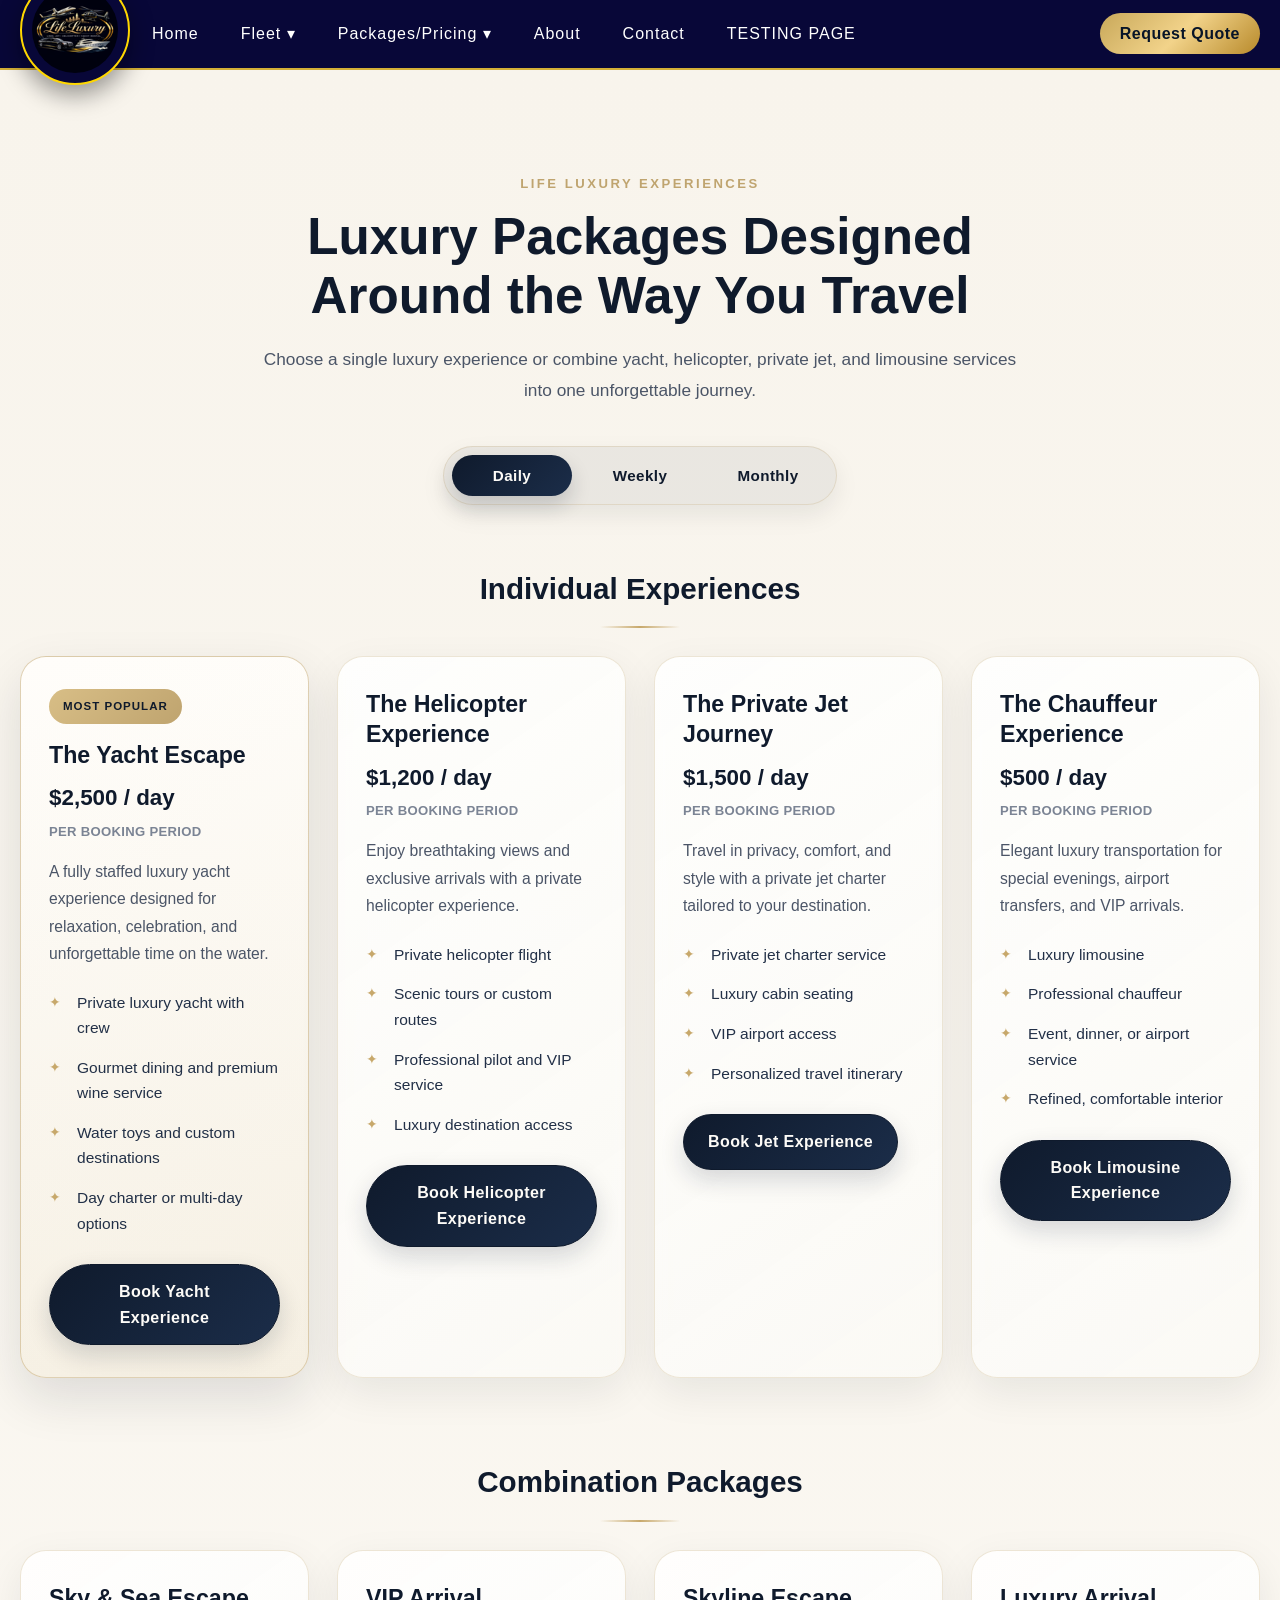
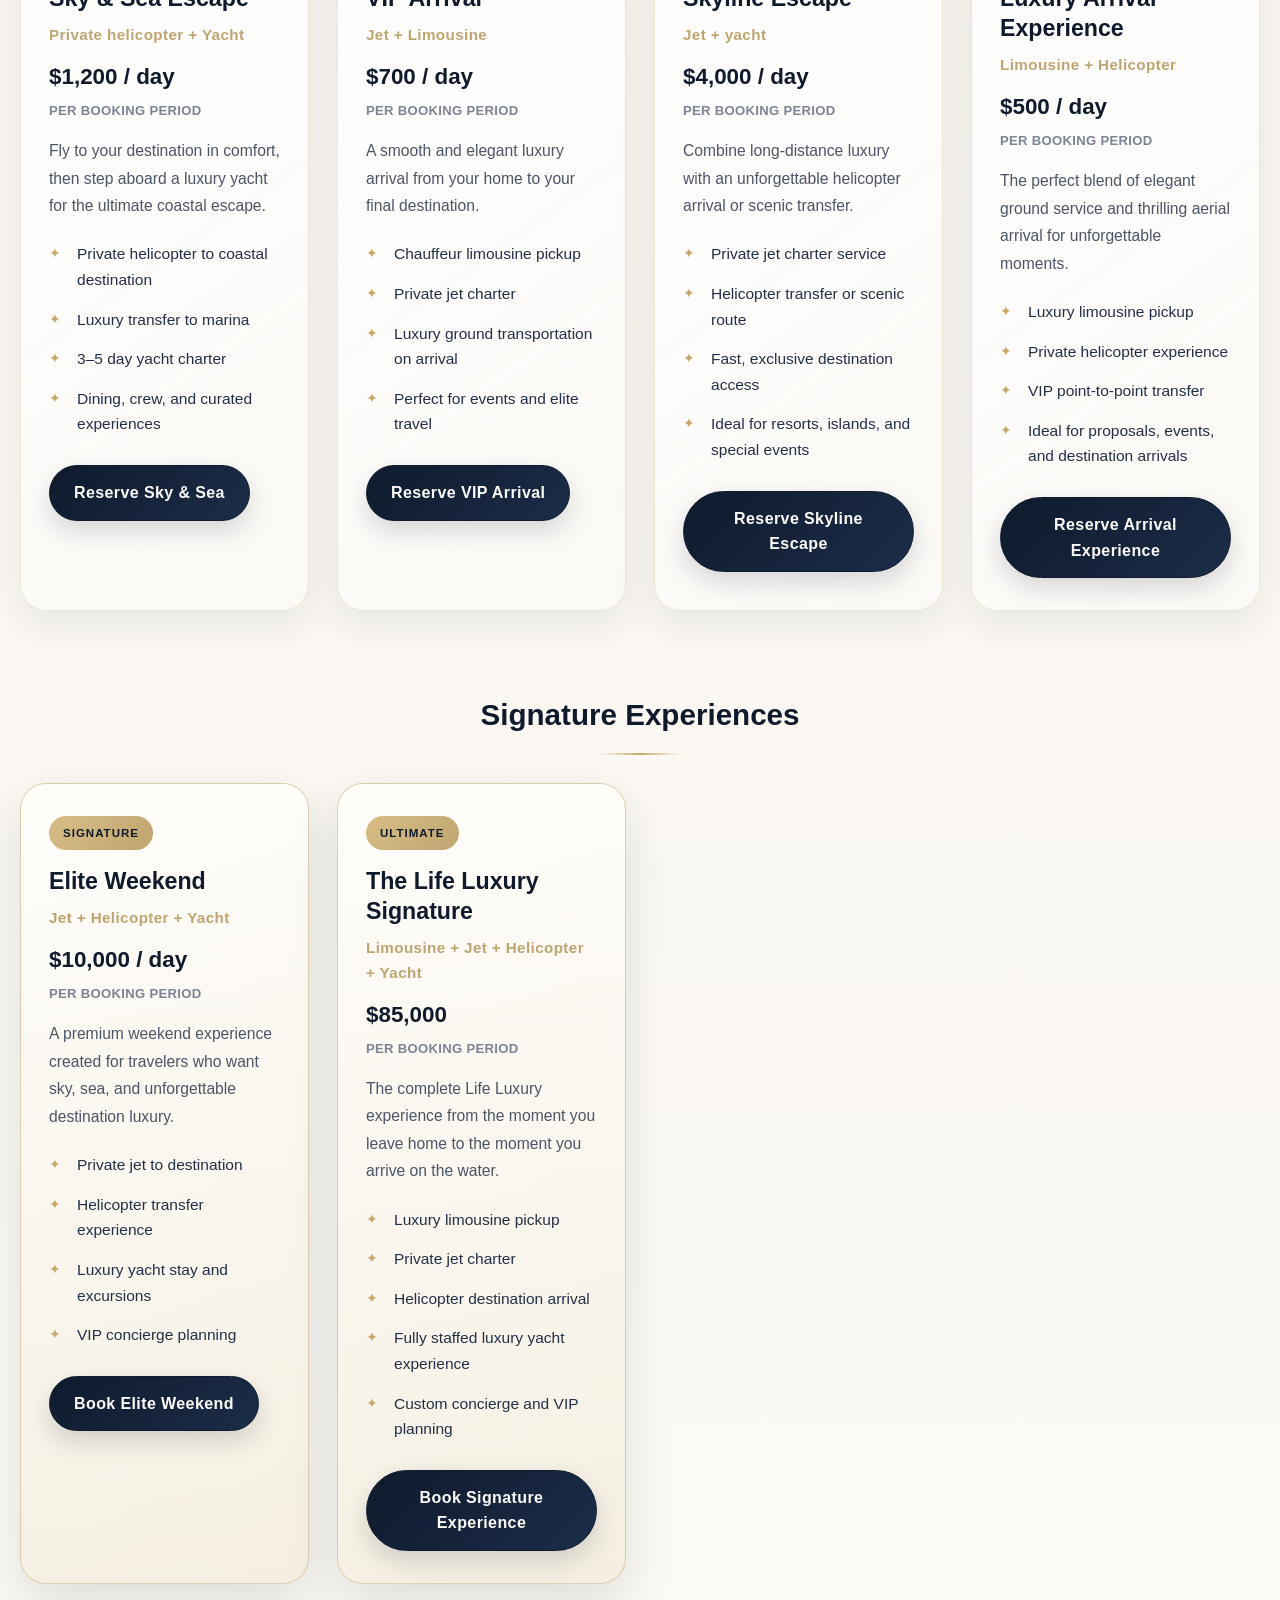
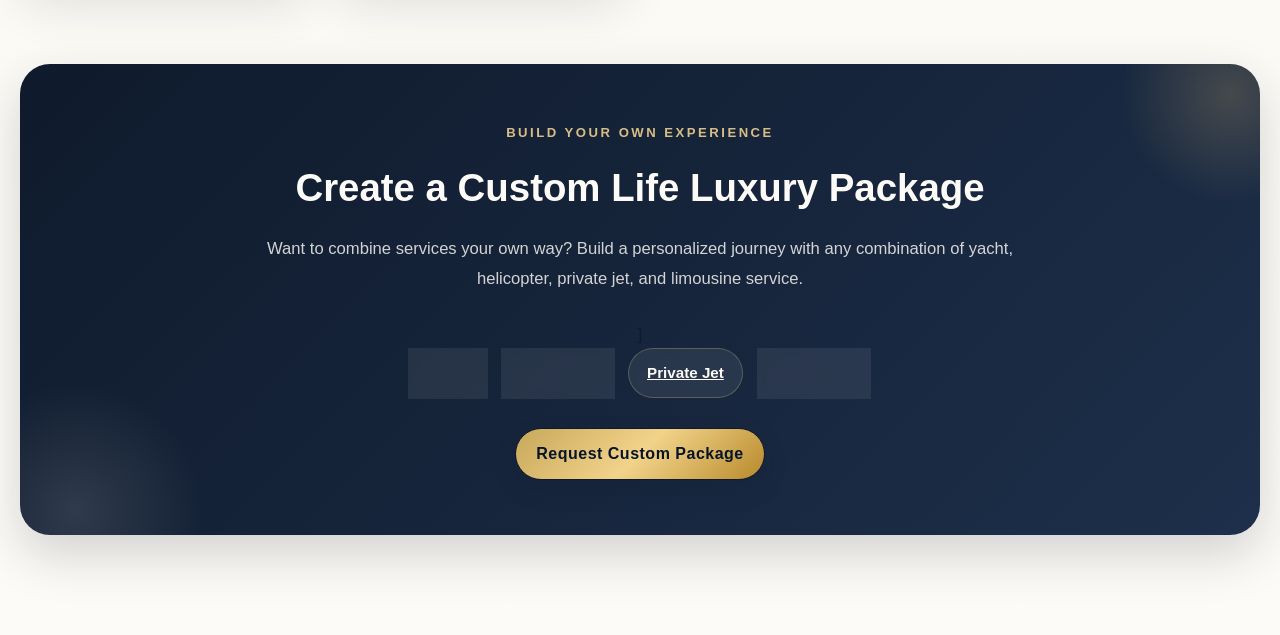
<file: packages.html>
<!doctype html>
<html lang="en">
  <head>
    <meta charset="UTF-8" />
    <meta name="viewport" content="width=device-width, initial-scale=1.0" />
    <title>packages page</title>
    <link rel="stylesheet" href="CSS/main.css" />
    <link rel="stylesheet" href="CSS/packages.css" />
  </head>
  <body>
    <header class="site-header">
      <!-- Logo -->
      <div id="logo">
        <a href="index.html">
          <img src="images/life-luxury-logo.png" alt="Life Luxury Logo" />
        </a>
      </div>

      <!-- Hamburger -->
      <button
        class="nav-toggle"
        id="navToggle"
        type="button"
        aria-label="Open menu"
        aria-expanded="false"
        aria-controls="luxNav"
      >
        <span></span>
        <span></span>
        <span></span>
      </button>

      <!-- NAV -->
      <nav class="lux-nav" id="luxNav">
        <ul class="nav-links">
          <li><a href="index.html">Home</a></li>

          <li class="has-dropdown" tabindex="0">
            <a href="#">Fleet ▾</a>
            <ul class="dropdown">
              <li><a href="yachts.html">Yachts</a></li>
              <li><a href="jets.html">Private Jets</a></li>
              <li><a href="helicopters.html">Helicopters</a></li>
              <li><a href="limos.html">Limousines</a></li>
            </ul>
          </li>

          <li class="has-dropdown" tabindex="0">
            <a href="#">Packages/Pricing ▾</a>
            <ul class="dropdown">
              <li><a href="packages.html">Signature Experiences</a></li>
              <li><a href="proposal.html">Proposal Packages</a></li>
              <li><a href="pricing.html">Pricing</a></li>
            </ul>
          </li>

          <li><a href="about.html">About</a></li>
          <li><a href="contact.html">Contact</a></li>
          <li><a href="test.html">TESTING PAGE</a></li>
        </ul>
      </nav>

      <!-- CTA -->
      <div class="header-cta">
        <a href="contact.html" class="nav-cta">Request Quote</a>
      </div>
    </header>
    <!-- Main Content -->
    <section class="ll-packages" id="packages">
      <div class="ll-container">
        <div class="ll-section-heading">
          <span class="ll-eyebrow">Life Luxury Experiences</span>
          <h2>Luxury Packages Designed Around the Way You Travel</h2>
          <p>
            Choose a single luxury experience or combine yacht, helicopter,
            private jet, and limousine services into one unforgettable journey.
          </p>
        </div>

        <!-- PRICING TOGGLE -->
        <div class="ll-pricing-bar">
          <div class="ll-toggle-wrap">
            <button class="ll-toggle-btn active" data-plan="daily">
              Daily
            </button>
            <button class="ll-toggle-btn" data-plan="weekly">Weekly</button>
            <button class="ll-toggle-btn" data-plan="monthly">Monthly</button>
          </div>
        </div>

        <!-- INDIVIDUAL PACKAGES -->
        <div class="ll-package-group">
          <h3>Individual Experiences</h3>
          <div class="ll-package-grid">
            <article class="ll-package-card featured">
              <div class="ll-package-top">
                <span class="ll-badge">Most Popular</span>
                <h4>The Yacht Escape</h4>
                <p class="ll-price">
                  <span class="price daily active">$2,500 / day</span>
                  <span class="price weekly">$10,000 / week</span>
                  <span class="price monthly">$9,600 / month</span>
                  <span class="ll-price-label">per booking period</span>
                </p>
                <p class="ll-desc">
                  A fully staffed luxury yacht experience designed for
                  relaxation, celebration, and unforgettable time on the water.
                </p>
              </div>
              <ul class="ll-features">
                <li>Private luxury yacht with crew</li>
                <li>Gourmet dining and premium wine service</li>
                <li>Water toys and custom destinations</li>
                <li>Day charter or multi-day options</li>
              </ul>
              <a href="#contact" class="ll-btn">Book Yacht Experience</a>
            </article>

            <article class="ll-package-card">
              <div class="ll-package-top">
                <h4>The Helicopter Experience</h4>
                <p class="ll-price">
                  <span class="price daily active">$1,200 / day</span>
                  <span class="price weekly">$9,000 / week</span>
                  <span class="price monthly">$24,000 / month</span>
                  <span class="ll-price-label">per booking period</span>
                </p>
                <p class="ll-desc">
                  Enjoy breathtaking views and exclusive arrivals with a private
                  helicopter experience.
                </p>
              </div>
              <ul class="ll-features">
                <li>Private helicopter flight</li>
                <li>Scenic tours or custom routes</li>
                <li>Professional pilot and VIP service</li>
                <li>Luxury destination access</li>
              </ul>
              <a href="#contact" class="ll-btn">Book Helicopter Experience</a>
            </article>

            <article class="ll-package-card">
              <div class="ll-package-top">
                <h4>The Private Jet Journey</h4>
                <p class="ll-price">
                  <span class="price daily active">$1,500 / day</span>
                  <span class="price weekly">$ 10,500/ week</span>
                  <span class="price monthly">$45,000 / month</span>
                  <span class="ll-price-label">per booking period</span>
                </p>
                <p class="ll-desc">
                  Travel in privacy, comfort, and style with a private jet
                  charter tailored to your destination.
                </p>
              </div>
              <ul class="ll-features">
                <li>Private jet charter service</li>
                <li>Luxury cabin seating</li>
                <li>VIP airport access</li>
                <li>Personalized travel itinerary</li>
              </ul>
              <a href="#contact" class="ll-btn">Book Jet Experience</a>
            </article>

            <article class="ll-package-card">
              <div class="ll-package-top">
                <h4>The Chauffeur Experience</h4>
                <p class="ll-price">
                  <span class="price daily active">$500 / day</span>
                  <span class="price weekly">$2,700 / week</span>
                  <span class="price monthly">$5,000 / month</span>
                  <span class="ll-price-label">per booking period</span>
                </p>
                <p class="ll-desc">
                  Elegant luxury transportation for special evenings, airport
                  transfers, and VIP arrivals.
                </p>
              </div>
              <ul class="ll-features">
                <li>Luxury limousine</li>
                <li>Professional chauffeur</li>
                <li>Event, dinner, or airport service</li>
                <li>Refined, comfortable interior</li>
              </ul>
              <a href="#contact" class="ll-btn">Book Limousine Experience</a>
            </article>
          </div>
        </div>

        <!-- COMBINATION PACKAGES -->
        <div class="ll-package-group">
          <h3>Combination Packages</h3>
          <div class="ll-package-grid">
            <article class="ll-package-card">
              <div class="ll-package-top">
                <h4>Sky &amp; Sea Escape</h4>
                <p class="ll-subtitle">Private helicopter + Yacht</p>
                <p class="ll-price">
                  <span class="price daily active">$1,200 / day</span>
                  <span class="price weekly">$8,400 / week</span>
                  <span class="price monthly">$36,000 / month</span>
                  <span class="ll-price-label">per booking period</span>
                </p>
                <p class="ll-desc">
                  Fly to your destination in comfort, then step aboard a luxury
                  yacht for the ultimate coastal escape.
                </p>
              </div>
              <ul class="ll-features">
                <li>Private helicopter to coastal destination</li>
                <li>Luxury transfer to marina</li>
                <li>3–5 day yacht charter</li>
                <li>Dining, crew, and curated experiences</li>
              </ul>
              <a href="#contact" class="ll-btn">Reserve Sky &amp; Sea</a>
            </article>

            <article class="ll-package-card">
              <div class="ll-package-top">
                <h4>VIP Arrival</h4>
                <p class="ll-subtitle">Jet + Limousine</p>
                <p class="ll-price">
                  <span class="price daily active">$700 / day</span>
                  <span class="price weekly">$5,000 / week</span>
                  <span class="price monthly">$15,000 / month</span>
                  <span class="ll-price-label">per booking period</span>
                </p>
                <p class="ll-desc">
                  A smooth and elegant luxury arrival from your home to your
                  final destination.
                </p>
              </div>
              <ul class="ll-features">
                <li>Chauffeur limousine pickup</li>
                <li>Private jet charter</li>
                <li>Luxury ground transportation on arrival</li>
                <li>Perfect for events and elite travel</li>
              </ul>
              <a href="#contact" class="ll-btn">Reserve VIP Arrival</a>
            </article>

            <article class="ll-package-card">
              <div class="ll-package-top">
                <h4>Skyline Escape</h4>
                <p class="ll-subtitle">Jet + yacht</p>
                <p class="ll-price">
                  <span class="price daily active">$4,000 / day</span>
                  <span class="price weekly">$ 16,800 / week</span>
                  <span class="price monthly">$70,000 / month</span>
                  <span class="ll-price-label">per booking period</span>
                </p>
                <p class="ll-desc">
                  Combine long-distance luxury with an unforgettable helicopter
                  arrival or scenic transfer.
                </p>
              </div>
              <ul class="ll-features">
                <li>Private jet charter service</li>
                <li>Helicopter transfer or scenic route</li>
                <li>Fast, exclusive destination access</li>
                <li>Ideal for resorts, islands, and special events</li>
              </ul>
              <a href="#contact" class="ll-btn">Reserve Skyline Escape</a>
            </article>

            <article class="ll-package-card">
              <div class="ll-package-top">
                <h4>Luxury Arrival Experience</h4>
                <p class="ll-subtitle">Limousine + Helicopter</p>
                <p class="ll-price">
                  <span class="price daily active">$500 / day</span>
                  <span class="price weekly">$1,200 / week</span>
                  <span class="price monthly">$3,500 / month</span>
                  <span class="ll-price-label">per booking period</span>
                </p>
                <p class="ll-desc">
                  The perfect blend of elegant ground service and thrilling
                  aerial arrival for unforgettable moments.
                </p>
              </div>
              <ul class="ll-features">
                <li>Luxury limousine pickup</li>
                <li>Private helicopter experience</li>
                <li>VIP point-to-point transfer</li>
                <li>Ideal for proposals, events, and destination arrivals</li>
              </ul>
              <a href="#contact" class="ll-btn">Reserve Arrival Experience</a>
            </article>
          </div>
        </div>

        <!-- SIGNATURE PACKAGES -->
        <div class="ll-package-group">
          <h3>Signature Experiences</h3>
          <div class="ll-package-grid">
            <article class="ll-package-card featured">
              <div class="ll-package-top">
                <span class="ll-badge">Signature</span>
                <h4>Elite Weekend</h4>
                <p class="ll-subtitle">Jet + Helicopter + Yacht</p>
                <p class="ll-price">
                  <span class="price daily active">$10,000 / day</span>
                  <span class="price weekly">$140,000 / week</span>
                  <span class="price monthly">$500,000 / month</span>
                  <span class="ll-price-label">per booking period</span>
                </p>
                <p class="ll-desc">
                  A premium weekend experience created for travelers who want
                  sky, sea, and unforgettable destination luxury.
                </p>
              </div>
              <ul class="ll-features">
                <li>Private jet to destination</li>
                <li>Helicopter transfer experience</li>
                <li>Luxury yacht stay and excursions</li>
                <li>VIP concierge planning</li>
              </ul>
              <a href="#contact" class="ll-btn">Book Elite Weekend</a>
            </article>

            <article class="ll-package-card featured">
              <div class="ll-package-top">
                <span class="ll-badge">Ultimate</span>
                <h4>The Life Luxury Signature</h4>
                <p class="ll-subtitle">Limousine + Jet + Helicopter + Yacht</p>
                <p class="ll-price">
                  <span class="price daily active">$85,000</span>
                  <span class="price weekly">$485,000</span>
                  <span class="price monthly">$1,650,000</span>
                  <span class="ll-price-label">per booking period</span>
                </p>
                <p class="ll-desc">
                  The complete Life Luxury experience from the moment you leave
                  home to the moment you arrive on the water.
                </p>
              </div>
              <ul class="ll-features">
                <li>Luxury limousine pickup</li>
                <li>Private jet charter</li>
                <li>Helicopter destination arrival</li>
                <li>Fully staffed luxury yacht experience</li>
                <li>Custom concierge and VIP planning</li>
              </ul>
              <a href="#contact" class="ll-btn">Book Signature Experience</a>
            </article>
          </div>
        </div>

        <!-- BUILD YOUR OWN -->
        <div class="ll-custom-builder" id="contact">
          <div class="ll-custom-content">
            <span class="ll-eyebrow">Build Your Own Experience</span>
            <h3>Create a Custom Life Luxury Package</h3>
            <p>
              Want to combine services your own way? Build a personalized
              journey with any combination of yacht, helicopter, private jet,
              and limousine service.
            </p>
          
          ]  <div class="ll-custom-options">
              <a href="yachts.html">Yacht</a>
              <a href="helicopters.html">Helicopter</a>
              <a href="jets.html">Private Jet</a>
              <a href="limos.html">Limousine</a>
            </div>

            <a href="#" class="ll-btn ll-btn-outline">Request Custom Package</a>
          </div>
        </div>
      </div>
    </section>
    <script src="JS/packages-page.js"></script>
  </body>
</html>
</file>
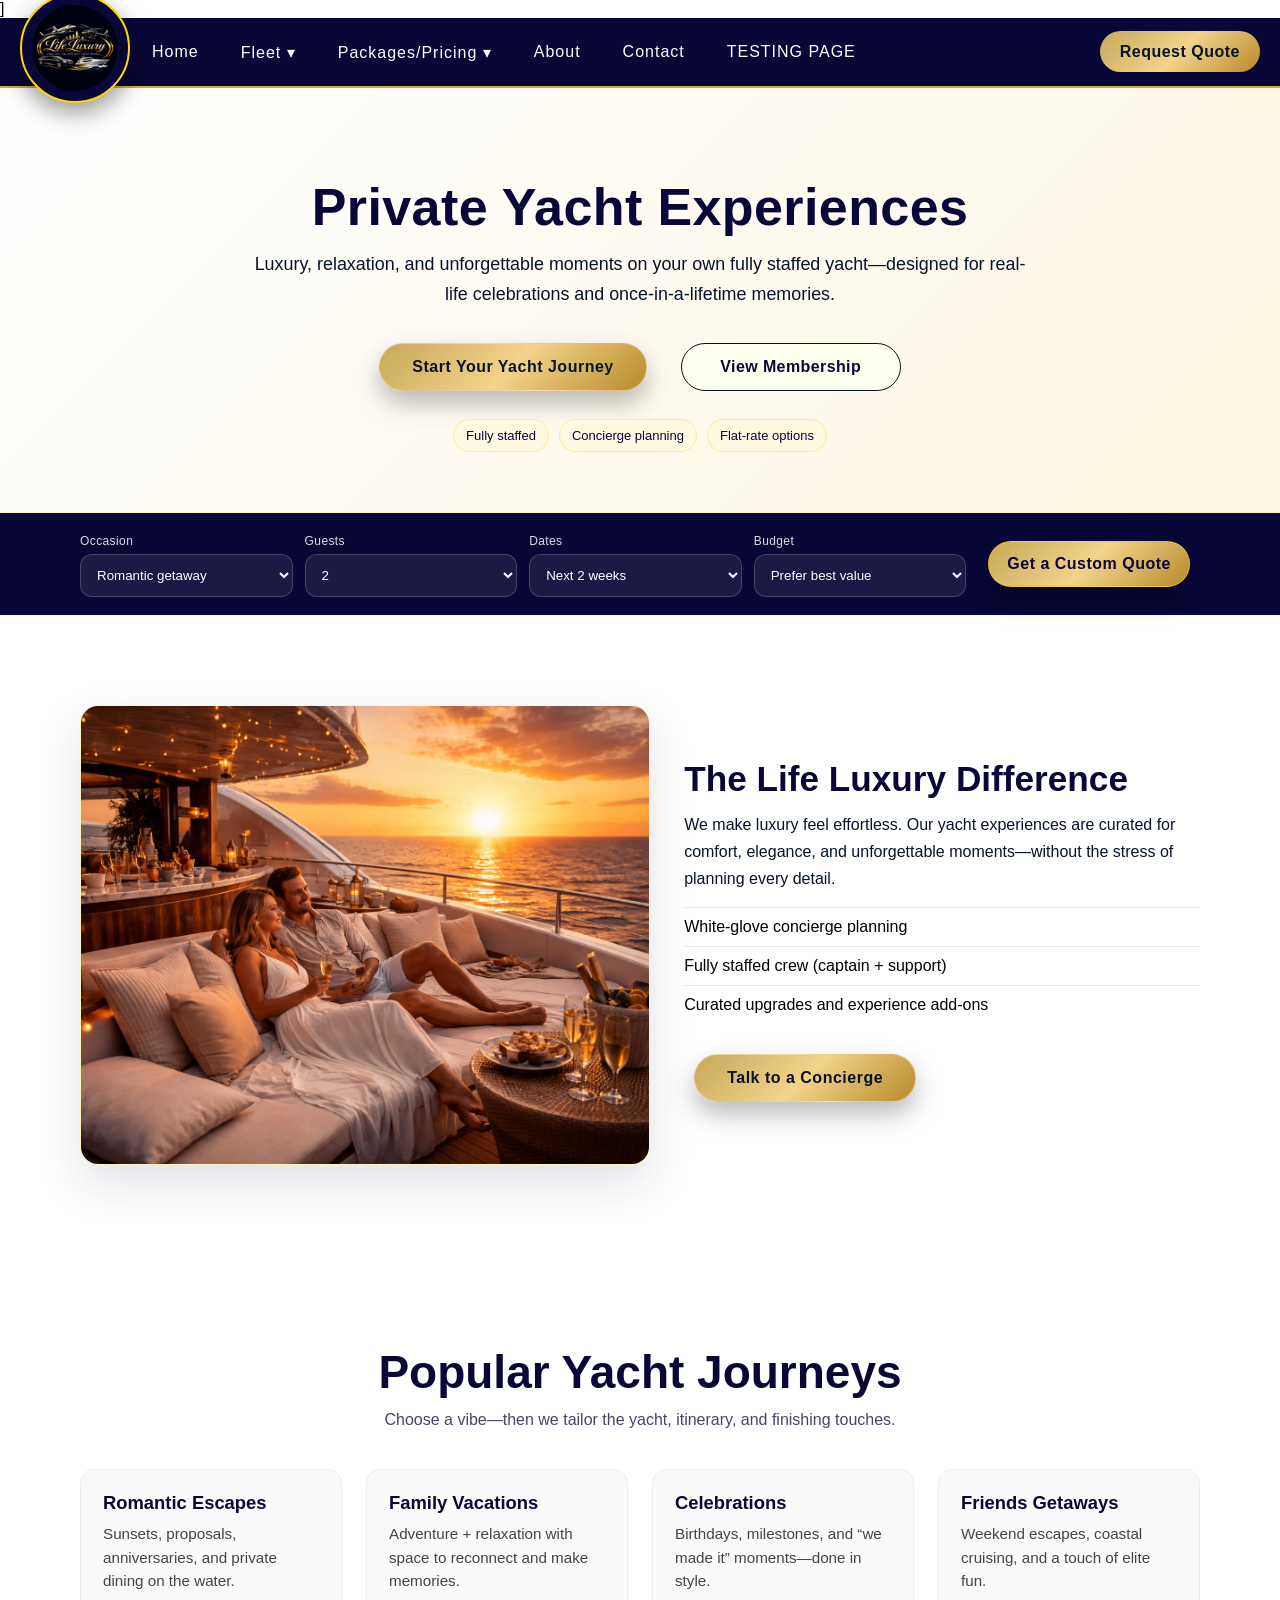
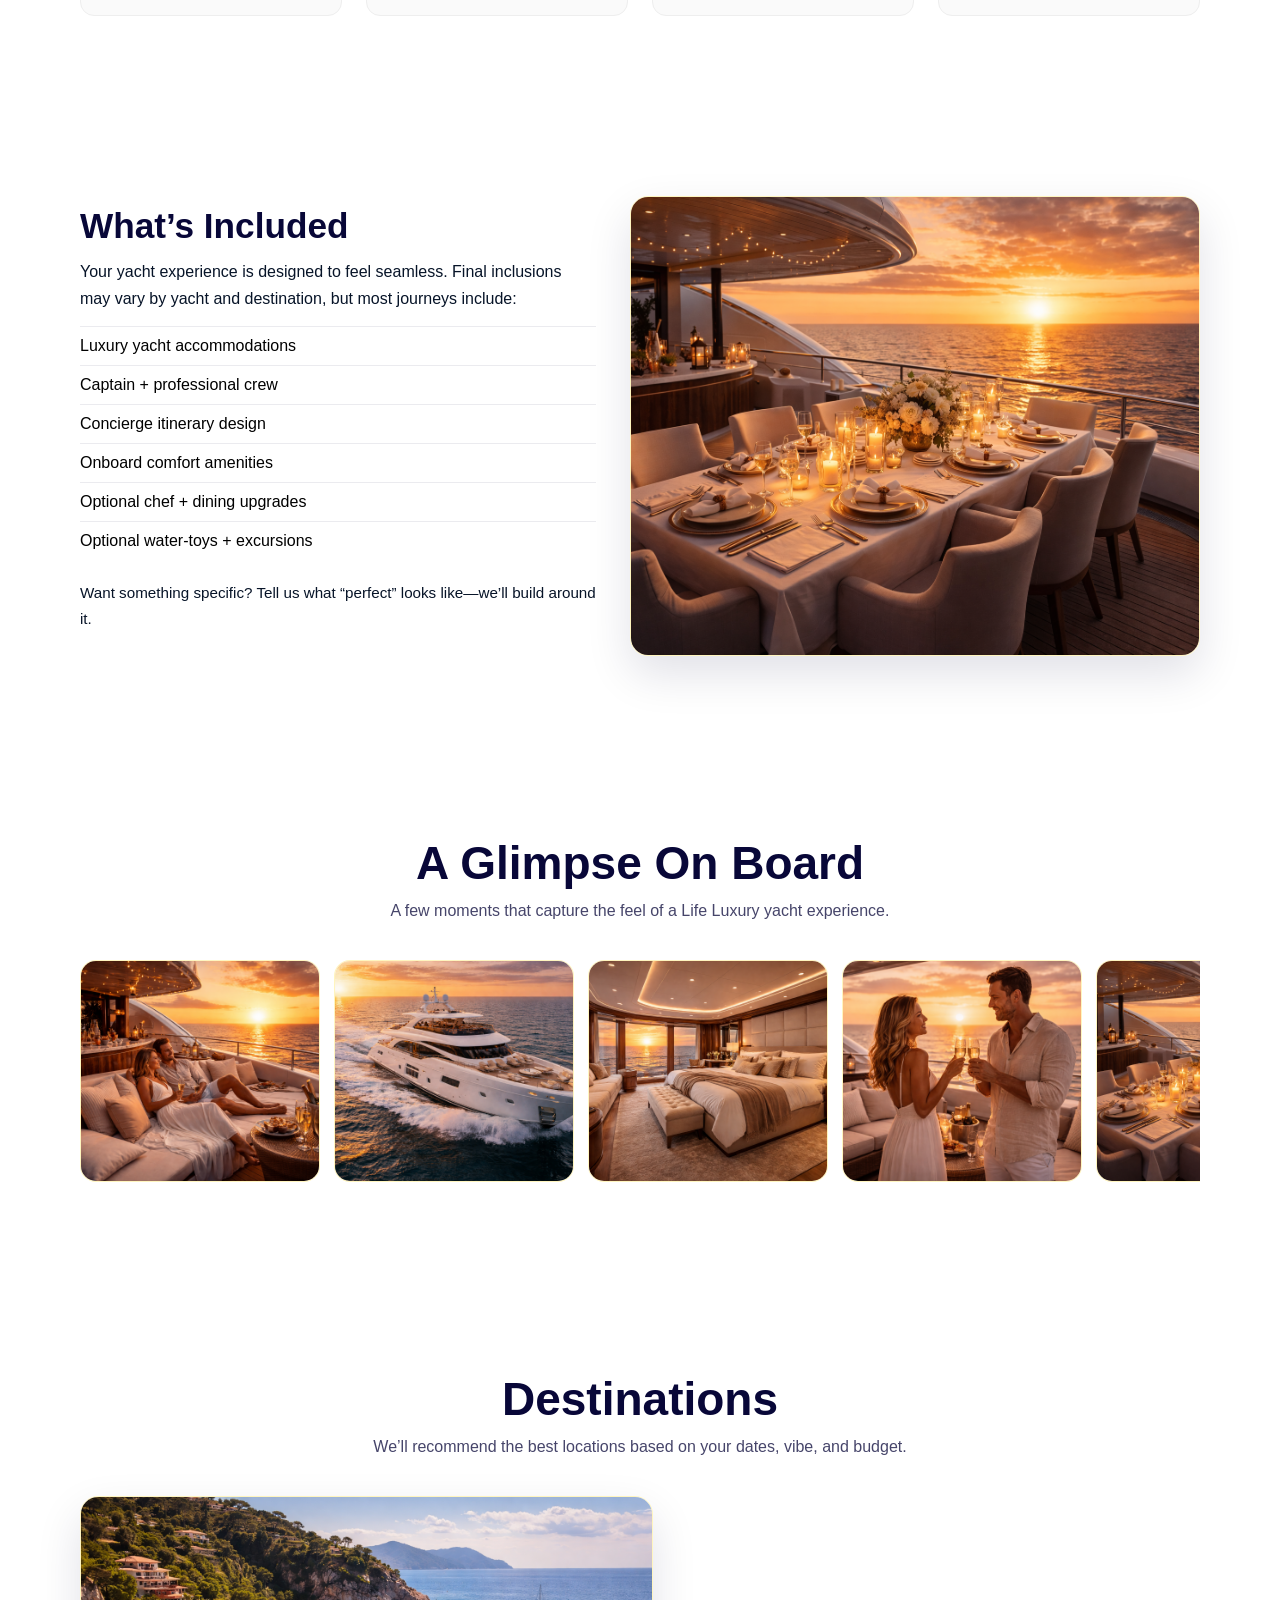
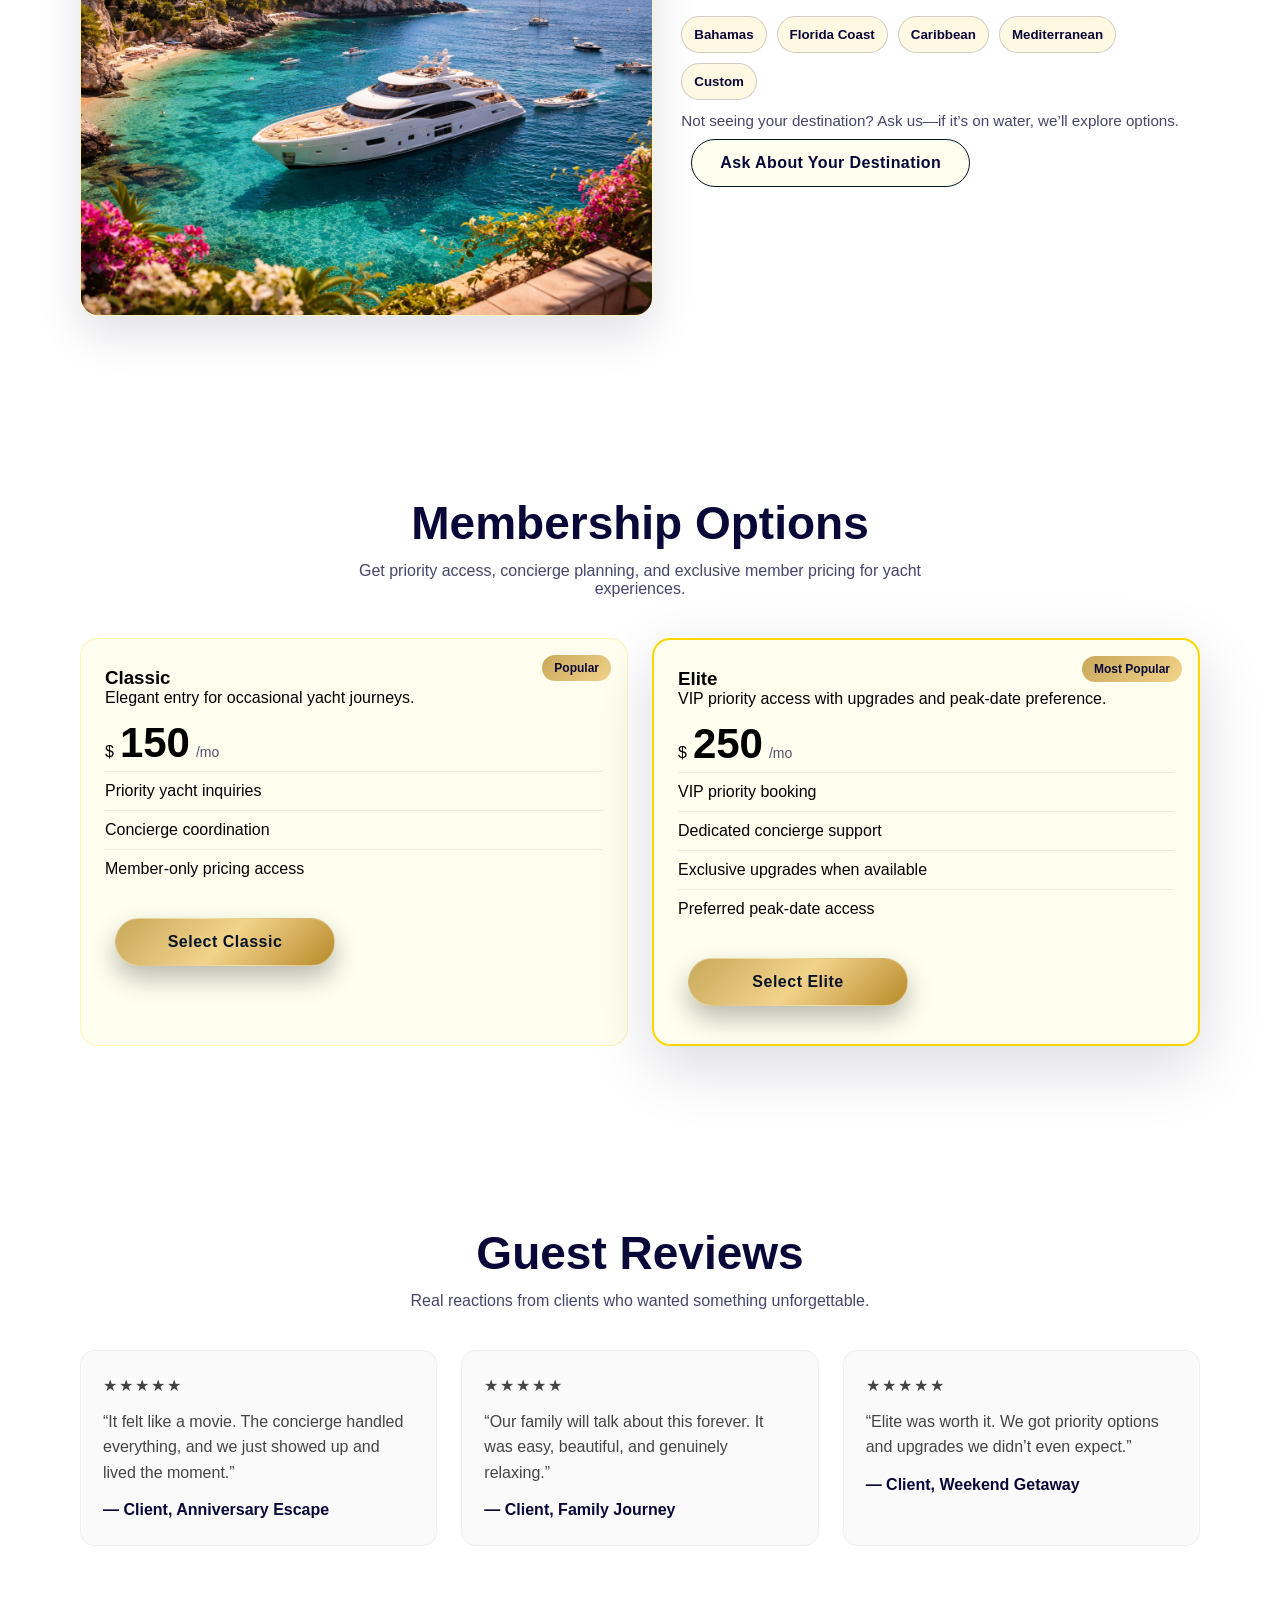
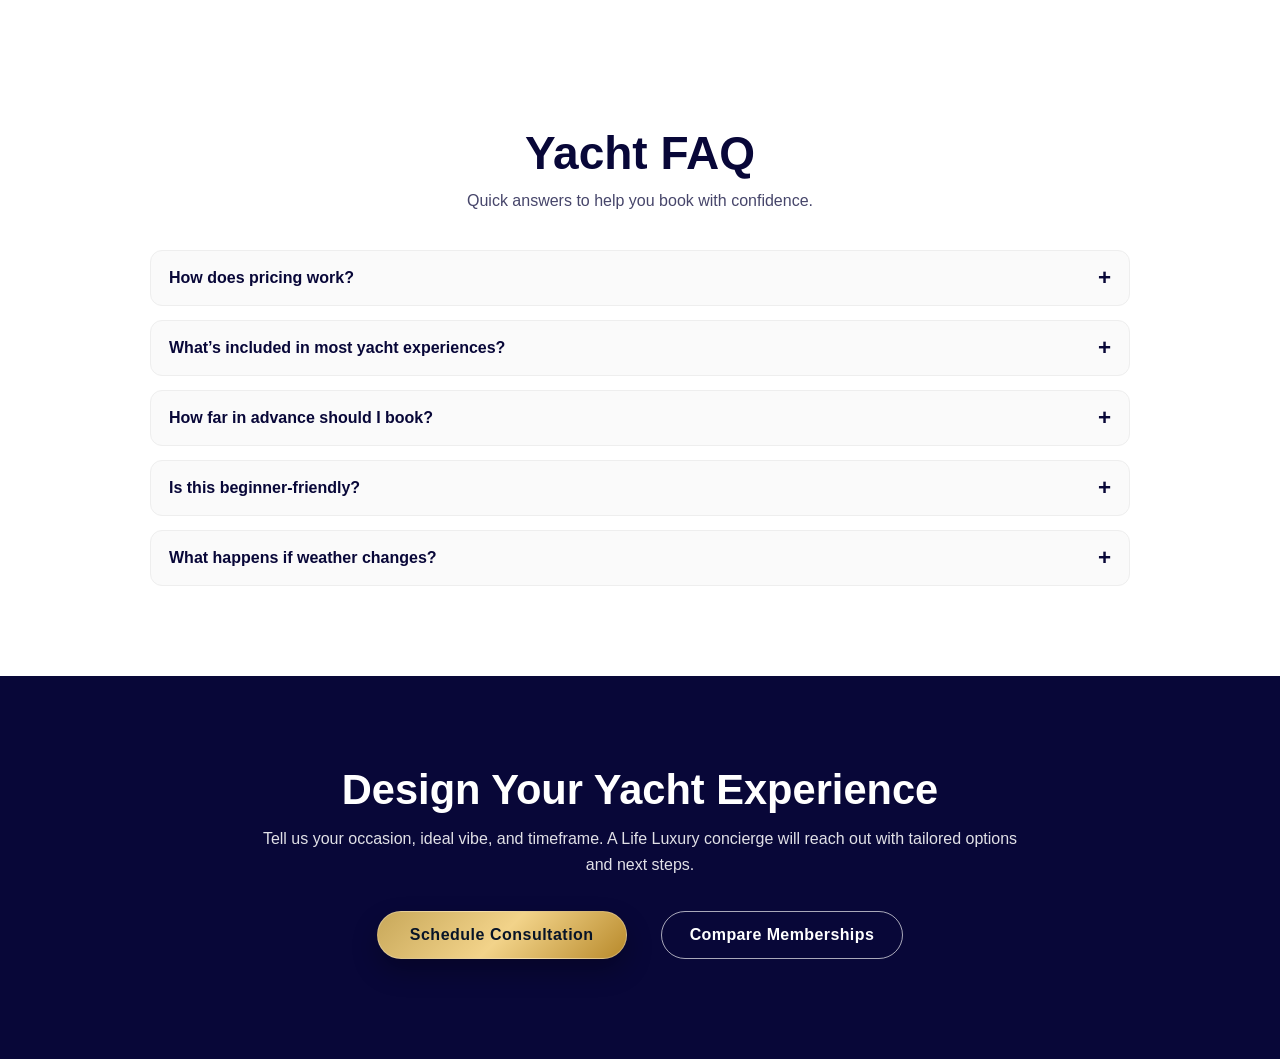
<file: yachts.html>
]<!doctype html>
<html lang="en">
  <head>
    <meta charset="UTF-8" />
    <meta name="viewport" content="width=device-width, initial-scale=1.0" />
    <title>Yachts | Life Luxury</title>
    <link rel="stylesheet" href="CSS/main.css" />
    <link rel="stylesheet" href="CSS/yacht.css" />
  </head>
  <body>
    <header class="site-header">
      <!-- Logo -->
      <div id="logo">
        <a href="index.html">
          <img src="images/life-luxury-logo.png" alt="Life Luxury Logo" />
        </a>
      </div>

      <!-- Hamburger -->
      <button
        class="nav-toggle"
        id="navToggle"
        type="button"
        aria-label="Open menu"
        aria-expanded="false"
        aria-controls="luxNav"
      >
        <span></span>
        <span></span>
        <span></span>
      </button>

      <!-- NAV -->
      <nav class="lux-nav" id="luxNav">
        <ul class="nav-links">
          <li><a href="index.html">Home</a></li>

          <li class="has-dropdown" tabindex="0">
            <a href="#">Fleet ▾</a>
            <ul class="dropdown">
              <li><a href="yachts.html">Yachts</a></li>
              <li><a href="jets.html">Private Jets</a></li>
              <li><a href="helicopters.html">Helicopters</a></li>
              <li><a href="limos.html">Limousines</a></li>
            </ul>
          </li>

          <li class="has-dropdown" tabindex="0">
            <a href="#">Packages/Pricing ▾</a>
            <ul class="dropdown">
              <li><a href="#">Signature Experiences</a></li>
              <li><a href="packages.html">Proposal Packages</a></li>
              <li><a href="#">Pricing</a></li>
            </ul>
          </li>

          <li><a href="about.html">About</a></li>
          <li><a href="contact.html">Contact</a></li>
          <li><a href="test.html">TESTING PAGE</a></li>
        </ul>
      </nav>

      <!-- CTA -->
      <div class="header-cta">
        <a href="contact.html" class="nav-cta">Request Quote</a>
      </div>
    </header>
    <script src="JS/hammer-BTN.js" defer></script>
    <!--DO NOT DELETE ABOVE -->

    <!-- ===========================
 LIFE LUXURY — YACHT PAGE SECTIONS
 Matches your existing .lux- class system
 (Drop into yacht.html inside <main>)
=========================== -->

    <!-- HERO -->
    <section class="lux-hero yacht-hero" id="top">
      <div class="lux-wrap">
        <div class="lux-hero-content">
          <h1 id="yacht">Private Yacht Experiences</h1>
          <p>
            Luxury, relaxation, and unforgettable moments on your own fully
            staffed yacht—designed for real-life celebrations and
            once-in-a-lifetime memories.
          </p>

          <div class="lux-hero-actions">
            <a class="lux-btn" href="#consultation">Start Your Yacht Journey</a>
            <a class="lux-btn lux-btn-ghost" href="pricing.html"
              >View Membership</a
            >
          </div>

          <div class="lux-trust-row" aria-label="Key benefits">
            <span class="lux-trust-pill">Fully staffed</span>
            <span class="lux-trust-pill">Concierge planning</span>
            <span class="lux-trust-pill">Flat-rate options</span>
          </div>
        </div>
      </div>
    </section>

    <!-- QUICK CONSULT STRIP -->
    <section class="lux-quick" aria-label="Quick quote strip">
      <div class="lux-wrap">
        <form class="lux-quick-form" action="#consultation">
          <div class="lux-quick-grid">
            <label class="lux-field">
              <span class="lux-label">Occasion</span>
              <select class="lux-input" name="occasion">
                <option>Romantic getaway</option>
                <option>Family vacation</option>
                <option>Celebration / birthday</option>
                <option>Anniversary</option>
                <option>Friends trip</option>
                <option>Corporate retreat</option>
                <option>Not sure yet</option>
              </select>
            </label>

            <label class="lux-field">
              <span class="lux-label">Guests</span>
              <select class="lux-input" name="guests">
                <option>2</option>
                <option>3–4</option>
                <option>5–6</option>
                <option>7–8</option>
                <option>9+</option>
              </select>
            </label>

            <label class="lux-field">
              <span class="lux-label">Dates</span>
              <select class="lux-input" name="dates">
                <option>Next 2 weeks</option>
                <option>Next month</option>
                <option>2–3 months</option>
                <option>Flexible</option>
              </select>
            </label>

            <label class="lux-field">
              <span class="lux-label">Budget</span>
              <select class="lux-input" name="budget">
                <option>Prefer best value</option>
                <option>Comfortable luxury</option>
                <option>Go all-out</option>
              </select>
            </label>

            <button class="lux-btn" type="submit">Get a Custom Quote</button>
          </div>
        </form>
      </div>
    </section>

    <!-- FLIP-FLOP #1: IMAGE LEFT / TEXT RIGHT -->
    <section class="lux-split" aria-label="The Life Luxury Difference">
      <div class="lux-wrap">
        <div class="lux-split-grid">
          <div class="lux-split-media">
            <img
              src="images/relax-on-yacht.png"
              alt="Luxury yacht lifestyle on deck at sunset"
              loading="lazy"
            />
          </div>

          <div class="lux-split-text">
            <h2>The Life Luxury Difference</h2>
            <p>
              We make luxury feel effortless. Our yacht experiences are curated
              for comfort, elegance, and unforgettable moments—without the
              stress of planning every detail.
            </p>

            <ul class="lux-list">
              <li>White-glove concierge planning</li>
              <li>Fully staffed crew (captain + support)</li>
              <li>Curated upgrades and experience add-ons</li>
            </ul>

            <a class="lux-btn" href="#consultation">Talk to a Concierge</a>
          </div>
        </div>
      </div>
    </section>

    <!-- POPULAR JOURNEYS (CARDS) -->
    <section class="lux-section" id="journeys">
      <div class="lux-wrap">
        <header class="lux-head">
          <h2>Popular Yacht Journeys</h2>
          <p class="lux-sub">
            Choose a vibe—then we tailor the yacht, itinerary, and finishing
            touches.
          </p>
        </header>

        <div class="lux-grid lux-grid-4">
          <article class="lux-mini-card">
            <h3>Romantic Escapes</h3>
            <p>
              Sunsets, proposals, anniversaries, and private dining on the
              water.
            </p>
          </article>

          <article class="lux-mini-card">
            <h3>Family Vacations</h3>
            <p>
              Adventure + relaxation with space to reconnect and make memories.
            </p>
          </article>

          <article class="lux-mini-card">
            <h3>Celebrations</h3>
            <p>
              Birthdays, milestones, and “we made it” moments—done in style.
            </p>
          </article>

          <article class="lux-mini-card">
            <h3>Friends Getaways</h3>
            <p>Weekend escapes, coastal cruising, and a touch of elite fun.</p>
          </article>
        </div>
      </div>
    </section>

    <!-- FLIP-FLOP #2: TEXT LEFT / IMAGE RIGHT -->
    <section class="lux-split lux-split-reverse" aria-label="What's Included">
      <div class="lux-wrap">
        <div class="lux-split-grid">
          <div class="lux-split-text">
            <h2>What’s Included</h2>
            <p>
              Your yacht experience is designed to feel seamless. Final
              inclusions may vary by yacht and destination, but most journeys
              include:
            </p>

            <ul class="lux-list">
              <li>Luxury yacht accommodations</li>
              <li>Captain + professional crew</li>
              <li>Concierge itinerary design</li>
              <li>Onboard comfort amenities</li>
              <li>Optional chef + dining upgrades</li>
              <li>Optional water-toys + excursions</li>
            </ul>

            <p class="lux-note">
              Want something specific? Tell us what “perfect” looks like—we’ll
              build around it.
            </p>
          </div>

          <div class="lux-split-media">
            <img
              src="images/luxury-dinner.png"
              alt="Elegant yacht dining setup with ocean views"
              loading="lazy"
            />
          </div>
        </div>
      </div>
    </section>

    <!-- GALLERY STRIP -->
    <section class="lux-section alt" aria-label="Gallery">
      <div class="lux-wrap">
        <header class="lux-head">
          <h2>A Glimpse On Board</h2>
          <p class="lux-sub">
            A few moments that capture the feel of a Life Luxury yacht
            experience.
          </p>
        </header>

        <div class="lux-gallery" role="region" aria-label="Yacht photo gallery">
          <figure class="lux-gallery-item">
            <img
              src="images/relax-on-yacht.png"
              alt="Yacht deck lounge"
              loading="lazy"
            />
          </figure>
          <figure class="lux-gallery-item">
            <img
              src="images/yeah-open-water.png"
              alt="Yacht on open water"
              loading="lazy"
            />
          </figure>
          <figure class="lux-gallery-item">
            <img
              src="images/yacht-cabin.png"
              alt="Cabin interior luxury"
              loading="lazy"
            />
          </figure>
          <figure class="lux-gallery-item">
            <img
              src="images/Couple-toast.png"
              alt="Champagne at sunset"
              loading="lazy"
            />
          </figure>
          <figure class="lux-gallery-item">
            <img
              src="images/luxury-dinner.png"
              alt="Dining on deck"
              loading="lazy"
            />
          </figure>
        </div>
      </div>
    </section>

    <!-- DESTINATIONS -->
    <section class="lux-section" id="destinations">
      <div class="lux-wrap">
        <header class="lux-head">
          <h2>Destinations</h2>
          <p class="lux-sub">
            We’ll recommend the best locations based on your dates, vibe, and
            budget.
          </p>
        </header>

        <div class="lux-destinations">
          <div class="lux-destinations-media">
            <img
              src="images/dream-vacation.png"
              alt="Beautiful coastline destination for yacht travel"
              loading="lazy"
            />
          </div>

          <div class="lux-destinations-text">
            <div class="lux-chips" role="list" aria-label="Destination options">
              <button class="lux-chip" type="button">Bahamas</button>
              <button class="lux-chip" type="button">Florida Coast</button>
              <button class="lux-chip" type="button">Caribbean</button>
              <button class="lux-chip" type="button">Mediterranean</button>
              <button class="lux-chip" type="button">Custom</button>
            </div>

            <p class="lux-note">
              Not seeing your destination? Ask us—if it’s on water, we’ll
              explore options.
            </p>

            <a class="lux-btn lux-btn-ghost" href="#consultation"
              >Ask About Your Destination</a
            >
          </div>
        </div>
      </div>
    </section>

    <!-- PRICING PREVIEW -->
    <section class="lux-pricing-preview alt" id="membership">
      <div class="lux-wrap">
        <header class="lux-head">
          <h2>Membership Options</h2>
          <p class="lux-sub">
            Get priority access, concierge planning, and exclusive member
            pricing for yacht experiences.
          </p>
        </header>

        <div class="lux-grid lux-grid-2">
          <!-- CLASSIC -->
          <article class="lux-card">
            <div class="lux-card-top">
              <h3>Classic</h3>
              <p>Elegant entry for occasional yacht journeys.</p>
            </div>

            <div class="lux-badge">Popular</div>

            <div class="lux-price">
              <span class="lux-currency">$</span>
              <span class="lux-amount" data-month="150" data-year="500"
                >150</span
              >
              <span class="lux-per" data-month="/mo" data-year="/yr">/mo</span>
            </div>

            <ul class="lux-list">
              <li>Priority yacht inquiries</li>
              <li>Concierge coordination</li>
              <li>Member-only pricing access</li>
            </ul>

            <a class="lux-btn" href="pricing.html">Select Classic</a>
          </article>

          <!-- ELITE -->
          <article class="lux-card lux-elite">
            <div class="lux-card-top">
              <h3>Elite</h3>
              <p>VIP priority access with upgrades and peak-date preference.</p>
            </div>

            <div class="lux-badge">Most Popular</div>

            <div class="lux-price">
              <span class="lux-currency">$</span>
              <span class="lux-amount" data-month="250" data-year="1299"
                >250</span
              >
              <span class="lux-per" data-month="/mo" data-year="/yr">/mo</span>
            </div>

            <ul class="lux-list">
              <li>VIP priority booking</li>
              <li>Dedicated concierge support</li>
              <li>Exclusive upgrades when available</li>
              <li>Preferred peak-date access</li>
            </ul>

            <a class="lux-btn lux-elite-btn" href="pricing.html"
              >Select Elite</a
            >
          </article>
        </div>
      </div>
    </section>

    <!-- SOCIAL PROOF -->
    <section class="lux-section" id="reviews">
      <div class="lux-wrap">
        <header class="lux-head">
          <h2>Guest Reviews</h2>
          <p class="lux-sub">
            Real reactions from clients who wanted something unforgettable.
          </p>
        </header>

        <div class="lux-grid lux-grid-3">
          <article class="lux-quote">
            <p class="lux-stars" aria-label="5 out of 5 stars">★★★★★</p>
            <p>
              “It felt like a movie. The concierge handled everything, and we
              just showed up and lived the moment.”
            </p>
            <p class="lux-quote-by">— Client, Anniversary Escape</p>
          </article>

          <article class="lux-quote">
            <p class="lux-stars" aria-label="5 out of 5 stars">★★★★★</p>
            <p>
              “Our family will talk about this forever. It was easy, beautiful,
              and genuinely relaxing.”
            </p>
            <p class="lux-quote-by">— Client, Family Journey</p>
          </article>

          <article class="lux-quote">
            <p class="lux-stars" aria-label="5 out of 5 stars">★★★★★</p>
            <p>
              “Elite was worth it. We got priority options and upgrades we
              didn’t even expect.”
            </p>
            <p class="lux-quote-by">— Client, Weekend Getaway</p>
          </article>
        </div>
      </div>
    </section>

    <!-- FAQ -->
    <section class="lux-section alt" id="faq">
      <div class="lux-wrap">
        <header class="lux-head">
          <h2>Yacht FAQ</h2>
          <p class="lux-sub">Quick answers to help you book with confidence.</p>
        </header>

        <div class="lux-faq">
          <details class="lux-faq-item">
            <summary>How does pricing work?</summary>
            <p>
              Membership gives you priority access and concierge planning. Your
              final quote depends on destination, dates, yacht size, and
              inclusions.
            </p>
          </details>

          <details class="lux-faq-item">
            <summary>What’s included in most yacht experiences?</summary>
            <p>
              Typically: captain + crew, concierge planning, accommodations, and
              comfort amenities. Chef, beverages, excursions, and toys can be
              added based on your preferences.
            </p>
          </details>

          <details class="lux-faq-item">
            <summary>How far in advance should I book?</summary>
            <p>
              Peak dates book quickly. If you can, plan 4–8 weeks out. For
              special occasions, earlier is even better.
            </p>
          </details>

          <details class="lux-faq-item">
            <summary>Is this beginner-friendly?</summary>
            <p>
              Absolutely. You don’t need yacht experience—your crew and
              concierge guide you through the entire journey.
            </p>
          </details>

          <details class="lux-faq-item">
            <summary>What happens if weather changes?</summary>
            <p>
              Safety comes first. We’ll coordinate alternatives such as
              rescheduling, route adjustments, or destination swaps depending on
              conditions and policies.
            </p>
          </details>
        </div>
      </div>
    </section>

    <!-- FINAL CTA / CONSULTATION -->
    <section class="lux-cta" id="consultation">
      <div class="lux-wrap">
        <h2>Design Your Yacht Experience</h2>
        <p>
          Tell us your occasion, ideal vibe, and timeframe. A Life Luxury
          concierge will reach out with tailored options and next steps.
        </p>

        <div class="lux-cta-actions">
          <a class="lux-btn" href="contact.html">Schedule Consultation</a>
          <a class="lux-btn lux-btn-ghost" href="pricing.html"
            >Compare Memberships</a
          >
        </div>
      </div>
    </section>
  </body>
</html>
</file>
<file: CSS/main.css>
/* =========================================================
   LIFE LUXURY — MAIN.CSS (CLEAN + NEW NAV BAR)
   ========================================================= */

/* ========== GLOBAL RESET ========== */
* {
  box-sizing: border-box;
  margin: 0;
  padding: 0;
  font-family: Arial, sans-serif;
}

img {
  max-width: 100%;
  height: auto;
  display: block;
}

/* ========== ACCESSIBILITY ========== */
.sr-only {
  position: absolute;
  width: 1px;
  height: 1px;
  padding: 0;
  margin: -1px;
  overflow: hidden;
  clip: rect(0, 0, 0, 0);
  border: 0;
}

/* =========================================================
   NAVBAR SYSTEM (CLEAN + HAMBURGER)
   ========================================================= */

/* HEADER */
.site-header {
  position: relative;
  display: flex;
  align-items: center;
  justify-content: space-between;
  background: #080738;
  padding: 0 20px 0 140px;
  min-height: 70px;
  flex-wrap: wrap;
  border-bottom: 2px #d4af37 solid;
}

/* LOGO */
#logo {
  position: absolute;
  top: -25px;
  left: 20px;
  z-index: 2000;
}

#logo img {
  width: 110px;
  background: #080738;
  padding: 10px;
  border-radius: 50%;
  border: 2px solid gold;
  box-shadow: 0 10px 25px rgba(0, 0, 0, 0.4);
}

/* NAV */
.lux-nav {
  flex: 1;
}

.nav-links {
  list-style: none;
  display: flex;
  gap: 18px;
  align-items: center;
  flex-wrap: wrap;
}

.nav-links a {
  color: #fff;
  text-decoration: none;
  letter-spacing: 1px;
  padding: 10px 12px;
  border-radius: 999px;
  transition: 0.25s ease;
  white-space: nowrap;
}

.nav-links a:hover {
  color: gold;
  background: rgba(255, 215, 0, 0.08);
}

/* DROPDOWN */
.has-dropdown {
  position: relative;
}

.dropdown {
  position: absolute;
  top: 100%;
  left: 0;
  background: #050424;
  padding: 10px;
  border-radius: 12px;
  min-width: 200px;
  display: none;
  z-index: 2500;
}

.dropdown li {
  list-style: none;
}

.dropdown a {
  display: block;
  padding: 10px;
  border-radius: 10px;
}

.dropdown a:hover {
  background: rgba(255, 215, 0, 0.08);
}

/* Desktop hover */
.has-dropdown:hover .dropdown {
  display: block;
}

/* Mobile tap/focus */
.has-dropdown:focus-within .dropdown {
  display: block;
}

/* CTA (Desktop only) */
.header-cta {
  margin-left: 18px;
}

.nav-cta {
  background: linear-gradient(135deg, #c8a85a, #f2d38a, #b88a2b);
  color: #071428;
  padding: 12px 20px;
  border-radius: 999px;
  text-decoration: none;
  font-weight: 700;
  letter-spacing: 0.5px;
  transition: 0.25s;
}

.nav-cta:hover {
  transform: translateY(-2px);
}

/* HAMBURGER */
.nav-toggle {
  display: none; /* hidden on desktop */
  background: rgba(255, 255, 255, 0.08);
  border: 1px solid rgba(255, 255, 255, 0.18);
  width: 48px;
  height: 44px;
  border-radius: 12px;
  cursor: pointer;
  align-items: center;
  justify-content: center;
  gap: 6px;
  padding: 10px;
  transition: 0.25s ease;
}

.nav-toggle:hover {
  border-color: #d4af37;
  box-shadow: 0 0 18px rgba(212, 175, 55, 0.35);
}

.nav-toggle span {
  display: block;
  height: 2px;
  width: 22px;
  background: #ffffff;
  border-radius: 2px;
  transition: 0.25s ease;
}

/* Hamburger → X */
.nav-toggle.is-open span:nth-child(1) {
  transform: translateY(8px) rotate(45deg);
}
.nav-toggle.is-open span:nth-child(2) {
  opacity: 0;
}
.nav-toggle.is-open span:nth-child(3) {
  transform: translateY(-8px) rotate(-45deg);
}

/* MOBILE NAV */
@media (max-width: 900px) {
  .site-header {
    flex-direction: column;
    padding: 110px 16px 16px;
    gap: 14px;
  }

  #logo {
    top: 10px;
    left: 50%;
    transform: translateX(-50%);
  }

  #logo img {
    width: 95px;
    padding: 8px;
  }

  .nav-toggle {
    display: inline-flex;
    position: absolute;
    right: 16px;
    top: 18px;
    z-index: 3000;
  }

  /* Hide nav until toggled */
  .lux-nav {
    display: none;
    width: 100%;
  }

  .lux-nav.is-open {
    display: block;
  }

  .nav-links {
    flex-direction: column;
    width: 100%;
    text-align: center;
    gap: 10px;
    padding: 12px 0 6px;
  }

  .nav-links a {
    width: 100%;
    max-width: 360px;
    margin: 0 auto;
  }

  /* Dropdown should not be absolute on mobile */
  .dropdown {
    position: relative;
    top: 0;
    left: 0;
    margin-top: 8px;
  }

  /* ✅ Hide Request Quote on mobile */
  .header-cta {
    display: none;
  }
}

/* =========================================================
   BUTTONS
   ========================================================= */

.section-cta {
  margin-top: 22px;
}

@media (max-width: 768px) {
  .section-cta {
    text-align: center;
  }
}

.cta-btn {
  display: inline-block;
  padding: 14px 32px;
  font-size: 1rem;
  font-weight: 700;
  letter-spacing: 0.5px;
  background: linear-gradient(135deg, #c8a85a, #f2d38a, #b88a2b);
  color: #071428;
  text-decoration: none;
  border-radius: 999px;
  border: 1px solid rgba(255, 255, 255, 0.25);
  box-shadow: 0 12px 26px rgba(0, 0, 0, 0.28);
  transition: all 0.25s ease;
  min-width: 220px;
  text-align: center;
}

.cta-btn:hover {
  transform: translateY(-2px);
  box-shadow: 0 16px 36px rgba(0, 0, 0, 0.38);
  filter: brightness(1.05);
}

.cta-btn:active {
  transform: translateY(0);
}

.cta-outline {
  display: inline-block;
  padding: 14px 28px;
  min-width: 220px;
  text-align: center;
  border-radius: 999px;
  border: 1.5px solid #071428;
  color: #080738;
  text-decoration: none;
  font-weight: 700;
  letter-spacing: 0.4px;
  transition: 0.25s ease;
  background: ivory;
}

.cta-outline:hover {
  background: #080738;
  color: #c8a85a;
  transform: translateY(-2px);
}

@media (max-width: 480px) {
  .cta-btn,
  .cta-outline {
    width: 100%;
    max-width: 340px;
    font-size: 1rem;
  }
}

/* =========================================================
   SECTION LAYOUT (TOP / MIDDLE ROWS)
   ========================================================= */

.top-row,
.middle-row {
  display: flex;
  justify-content: center;
  align-items: center;
  max-width: 1200px;
  margin: 0 auto;
  padding: 40px 20px;
  gap: 30px;
}

.leftcol,
.rightcol {
  width: 48%;
  flex: 1 1 450px;
  margin: 0.5em;
  min-width: 0;
}

.feature-image {
  width: 420px;
  max-width: 100%;
}

@media (max-width: 768px) {
  .top-row,
  .middle-row {
    flex-direction: column;
    text-align: center;
    padding: 28px 16px;
  }

  .leftcol,
  .rightcol {
    width: 100%;
    flex: 1 1 100%;
    margin: 0.5em 0;
  }

  .feature-image {
    width: 100%;
    max-width: 420px;
    margin: 0 auto;
  }
}

/* =========================================================
   HERO
   ========================================================= */

.hero-section {
  color: #080738;
  padding: 64px 16px 48px;
  text-align: center;
}

.hero-inner {
  max-width: 950px;
  margin: 0 auto;
}

.hero-section h1 {
  font-size: clamp(1.8rem, 4.5vw, 3rem);
  line-height: 1.12;
  letter-spacing: 0.5px;
  margin-bottom: 16px;
}

.hero-section p {
  font-size: clamp(1rem, 1.4vw, 1.15rem);
  line-height: 1.65;
  color: #071428;
  margin: 0 auto 26px;
  max-width: 780px;
}

.hero-cta {
  display: flex;
  justify-content: center;
  gap: 14px;
  flex-wrap: wrap;
}

@media (max-width: 768px) {
  .hero-section {
    padding: 48px 16px 32px;
  }
}

/* =========================================================
   PRICING (CLEAN — SINGLE VERSION)
   ========================================================= */

.header-price {
  border-bottom: #080738 3px solid;
}
.lux-pricing {
  background: #ffffff;
  padding: 90px 20px;
  color: #080738;
}

.lux-wrap {
  max-width: 1120px;
  margin: 0 auto;
}

.lux-head {
  text-align: center;
  margin-bottom: 40px;
}

.lux-head h2 {
  font-size: clamp(32px, 4vw, 46px);
  margin-bottom: 12px;
  color: #080738;
}

.lux-sub {
  color: rgba(8, 7, 56, 0.75);
  font-size: 16px;
  max-width: 600px;
  margin: 0 auto;
}

.lux-toggle-row {
  margin: 26px auto 0;
  display: inline-flex;
  align-items: center;
  gap: 12px;
  padding: 10px 16px;
  border-radius: 999px;
  border: 1px solid rgba(255, 215, 0, 0.35);
  background: linear-gradient(135deg, #fff, #fdf6e3);
  box-shadow: 0 10px 28px rgba(0, 0, 0, 0.08);
}

.lux-toggle-label {
  font-size: 14px;
  color: #080738;
}

.lux-save-pill {
  padding: 3px 8px;
  font-size: 12px;
  border-radius: 999px;
  background: #fff8e2;
  border: 1px solid rgba(255, 215, 0, 0.45);
}

.lux-toggle {
  width: 56px;
  height: 30px;
  border-radius: 999px;
  border: 1px solid rgba(8, 7, 56, 0.2);
  background: #ffffff;
  position: relative;
  cursor: pointer;
}

.lux-toggle-knob {
  width: 24px;
  height: 24px;
  border-radius: 50%;
  background: linear-gradient(135deg, #c8a85a, #f2d38a, #b88a2b);
  position: absolute;
  top: 50%;
  left: 4px;
  transform: translateY(-50%);
  transition: 0.25s;
}

.lux-toggle.is-yearly .lux-toggle-knob {
  left: 28px;
}

.lux-grid {
  display: grid;
  grid-template-columns: repeat(3, 1fr);
  gap: 24px;
  margin-top: 40px;
}

@media (max-width: 900px) {
  .lux-grid {
    grid-template-columns: 1fr;
  }
}

.lux-card {
  background: ivory;
  border-radius: 18px;
  padding: 28px 24px;
  border: 1px solid rgba(255, 215, 0, 0.25);
  position: relative;
  transition: 0.35s;
}

.lux-card:hover {
  transform: translateY(-7px);
  border-color: rgba(255, 215, 0, 0.7);
  box-shadow: 0 20px 55px rgba(8, 7, 56, 0.12);
}

.lux-featured {
  border: 2px solid gold;
  box-shadow: 0 20px 65px rgba(8, 7, 56, 0.15);
}

.lux-badge {
  position: absolute;
  top: 16px;
  right: 16px;
  background: linear-gradient(135deg, #c8a85a, #f2d38a);
  color: #080738;
  padding: 6px 12px;
  border-radius: 999px;
  font-size: 12px;
  font-weight: bold;
}

.lux-price {
  display: flex;
  align-items: baseline;
  gap: 6px;
  margin: 12px 0 4px;
}

.lux-currency {
  font-size: 16px;
}

.lux-amount {
  font-size: 42px;
  font-weight: 800;
}

.lux-per {
  font-size: 14px;
  color: rgba(8, 7, 56, 0.7);
}

.lux-billed {
  font-size: 13px;
  color: rgba(8, 7, 56, 0.65);
  margin-bottom: 14px;
}

.lux-list {
  list-style: none;
  padding: 0;
  margin-bottom: 20px;
}

.lux-list li {
  padding: 10px 0;
  border-top: 1px solid rgba(8, 7, 56, 0.08);
}

.lux-btn {
  display: block;
  text-align: center;
  padding: 12px;
  border-radius: 999px;
  border: 1px solid rgba(255, 215, 0, 0.5);
  text-decoration: none;
  color: #080738;
  font-weight: 700;
  transition: 0.25s;
  background: linear-gradient(135deg, #fff, #fdf6e3);
}

.lux-btn:hover {
  background: linear-gradient(135deg, #c8a85a, #f2d38a, #b88a2b);
  color: #080738;
}

.lux-btn-solid {
  background: linear-gradient(135deg, #c8a85a, #f2d38a);
}

/* =========================================================
   FLEET
   ========================================================= */

.fleet-section {
  padding: 80px 20px;
  background: #ffffff;
  color: #071428;
  text-align: center;
}

.fleet-header {
  max-width: 700px;
  margin: 0 auto 50px;
}

.fleet-header h2 {
  font-size: 2.4rem;
  margin-bottom: 10px;
  color: #071428;
}

.fleet-header p {
  color: #555;
}

.fleet-grid {
  display: grid;
  grid-template-columns: repeat(auto-fit, minmax(260px, 1fr));
  gap: 30px;
  max-width: 1200px;
  margin: auto;
}

.fleet-card {
  background: #f9f9f9;
  border-radius: 14px;
  overflow: hidden;
  transition: all 0.3s ease;
  border: 1px solid #eaeaea;
}

.fleet-card img {
  width: 100%;
  height: 200px;
  object-fit: cover;
}

.fleet-card:hover {
  transform: translateY(-8px);
  box-shadow: 0 15px 30px rgba(0, 0, 0, 0.08);
}

.fleet-content {
  padding: 20px;
}

.fleet-content h3 {
  margin-bottom: 10px;
  color: #071428;
}

.fleet-content p {
  font-size: 0.95rem;
  color: #444;
  margin-bottom: 18px;
}

.fleet-cta {
  margin-top: 40px;
}

/* =========================================================
   SIGNATURE EXPERIENCES
   ========================================================= */

.sig-section {
  padding: 90px 20px;
  background: #ffffff;
  color: #080738;
  text-align: center;
}

.sig-header {
  max-width: 750px;
  margin: 0 auto 55px;
}

.sig-header h2 {
  font-size: 2.4rem;
  margin-bottom: 12px;
  color: #080738; /* fixed typo */
}

.sig-header p {
  color: #555;
}

.sig-grid {
  display: grid;
  grid-template-columns: repeat(auto-fit, minmax(280px, 1fr));
  gap: 28px;
  max-width: 1200px;
  margin: 0 auto;
}

.sig-tile {
  border: 1px solid #eee;
  border-radius: 14px;
  overflow: hidden;
  background: #fafafa;
  transition:
    transform 0.3s ease,
    box-shadow 0.3s ease,
    border-color 0.3s ease;
  text-align: left;
}

.sig-tile img {
  width: 100%;
  height: 220px;
  object-fit: cover;
}

.sig-tile:hover {
  transform: translateY(-8px);
  box-shadow: 0 18px 35px rgba(0, 0, 0, 0.08);
  border-color: #d4af37;
}

.sig-content {
  padding: 22px;
}

.sig-content h3 {
  margin-bottom: 10px;
  font-size: 1.25rem;
  color: #071428;
}

.sig-content p {
  color: #444;
  font-size: 0.95rem;
  line-height: 1.5;
  margin-bottom: 18px;
}

.sig-cta {
  margin-top: 45px;
}

/* =========================================================
   TRUST / SOCIAL PROOF
   ========================================================= */

.trust-section {
  padding: 90px 20px;
  background: #ffffff;
  color: #080738;
  text-align: center;
}

.trust-header {
  max-width: 750px;
  margin: 0 auto 55px;
}

.trust-header p {
  color: #555;
}

.trust-grid {
  display: grid;
  grid-template-columns: repeat(auto-fit, minmax(230px, 1fr));
  gap: 28px;
  max-width: 1100px;
  margin: 0 auto 60px;
}

.trust-item {
  padding: 25px;
  border: 1px solid #eee;
  border-radius: 12px;
  background: #fafafa;
  transition: 0.3s ease;
}

.trust-item:hover {
  transform: translateY(-6px);
  border-color: #d4af37;
}

.trust-icon {
  width: 42px;
  height: 42px;
  border-radius: 50%;
  background: #080738;
  color: #fff;
  display: flex;
  align-items: center;
  justify-content: center;
  margin: 0 auto 15px;
  font-weight: bold;
}

.testimonial-grid {
  display: grid;
  grid-template-columns: repeat(auto-fit, minmax(260px, 1fr));
  gap: 25px;
  max-width: 1100px;
  margin: 0 auto 50px;
}

.testimonial {
  background: #fafafa;
  padding: 25px;
  border-radius: 12px;
  border: 1px solid #eee;
  font-style: italic;
}

.testimonial span {
  display: block;
  margin-top: 12px;
  font-style: normal;
  font-weight: 600;
  color: #080738;
}

.trust-cta {
  margin-top: 20px;
}

/* =========================================================
   FAQ
   ========================================================= */

.faq-section {
  padding: 90px 20px;
  background: #ffffff;
  color: #080738;
  max-width: 1100px;
  margin: 0 auto;
}

.faq-header {
  text-align: center;
  max-width: 760px;
  margin: 0 auto 50px;
}

.faq-header p {
  color: #555;
}

.faq-wrap {
  display: grid;
  gap: 14px;
}

.faq-item {
  border: 1px solid #eee;
  border-radius: 12px;
  background: #fafafa;
  overflow: hidden;
  transition:
    border-color 0.3s ease,
    box-shadow 0.3s ease,
    transform 0.3s ease;
}

.faq-item[open] {
  border-color: #d4af37;
  box-shadow: 0 14px 30px rgba(0, 0, 0, 0.06);
}

.faq-item summary {
  cursor: pointer;
  list-style: none;
  padding: 18px 18px;
  font-weight: 600;
  position: relative;
  outline: none;
}

.faq-item summary::-webkit-details-marker {
  display: none;
}

.faq-item summary::after {
  content: "+";
  position: absolute;
  right: 18px;
  top: 50%;
  transform: translateY(-50%);
  font-size: 1.4rem;
  color: #080738;
}

.faq-item[open] summary::after {
  content: "–";
}

.faq-content {
  padding: 0 18px 18px 18px;
}

.faq-content p {
  color: #444;
  line-height: 1.6;
}

.faq-cta {
  text-align: center;
  margin-top: 35px;
}

/* =========================================================
   FOOTER + AS SEEN IN + DIVIDER
   ========================================================= */

.lux-divider {
  height: 3px;
  background: linear-gradient(90deg, transparent, #d4af37, transparent);
}

.seen-section {
  background: #ffffff;
  padding: 26px 20px;
}

.seen-wrap {
  max-width: 1200px;
  margin: 0 auto;
  text-align: center;
}

.seen-title {
  color: #080738;
  font-weight: 600;
  margin-bottom: 12px;
}

.seen-logos {
  display: flex;
  flex-wrap: wrap;
  gap: 12px;
  justify-content: center;
}

.seen-logo {
  padding: 8px 14px;
  border: 1px solid #eee;
  border-radius: 999px;
  background: #fafafa;
  color: #080738;
  font-size: 0.95rem;
}

/* FOOTER */
.lux-footer {
  background-color: #080738;
  color: #ffffff;
  padding-top: 70px;
}

.lux-footer-container {
  max-width: 1200px;
  margin: auto;
  display: grid;
  grid-template-columns: repeat(auto-fit, minmax(230px, 1fr));
  gap: 40px;
  padding: 0 20px 50px;
}

.lux-footer h3,
.lux-footer h4 {
  margin-bottom: 18px;
  font-weight: 600;
}

.lux-footer p {
  color: #d6d6e5;
  line-height: 1.6;
}

.lux-footer ul {
  list-style: none;
  padding: 0;
}

.lux-footer li {
  margin-bottom: 10px;
}

.lux-footer a {
  color: #ffffff;
  text-decoration: none;
  transition: 0.25s ease;
}

.lux-footer a:hover {
  color: #d4af37;
}

/* SOCIAL */
.lux-social {
  display: flex;
  gap: 12px;
  margin-top: 18px;
}

.social-btn {
  width: 42px;
  height: 42px;
  border-radius: 50%;
  border: 1px solid rgba(255, 255, 255, 0.18);
  display: inline-flex;
  align-items: center;
  justify-content: center;
  transition: 0.25s ease;
}

.social-btn svg {
  width: 20px;
  height: 20px;
  fill: #ffffff;
  transition: 0.25s ease;
}

.social-btn:hover {
  border-color: #d4af37;
  box-shadow: 0 0 18px rgba(212, 175, 55, 0.45);
  transform: translateY(-2px);
}

.social-btn:hover svg {
  fill: #d4af37;
}

/* NEWSLETTER */
.lux-muted {
  color: #d6d6e5;
  margin-bottom: 12px;
}

.lux-newsletter {
  display: flex;
  gap: 10px;
  margin-top: 12px;
}

.lux-newsletter input {
  flex: 1;
  padding: 12px 14px;
  border-radius: 10px;
  border: 1px solid rgba(255, 255, 255, 0.18);
  background: rgba(255, 255, 255, 0.06);
  color: #ffffff;
  outline: none;
}

.lux-newsletter input::placeholder {
  color: rgba(255, 255, 255, 0.65);
}

.lux-newsletter button {
  padding: 12px 16px;
  border-radius: 10px;
  border: 1px solid #d4af37;
  background: transparent;
  color: #ffffff;
  cursor: pointer;
  transition: 0.25s ease;
}

.lux-newsletter button:hover {
  background: #d4af37;
  color: #080738;
}

.lux-legal-note {
  font-size: 0.85rem;
  margin-top: 10px;
  color: rgba(255, 255, 255, 0.7);
}

.lux-footer-bottom {
  text-align: center;
  padding: 18px 20px 26px;
  border-top: 1px solid rgba(255, 255, 255, 0.1);
}

.lux-legal-links {
  display: flex;
  gap: 10px;
  justify-content: center;
  flex-wrap: wrap;
  margin-bottom: 10px;
  font-size: 0.95rem;
}

.lux-dot {
  color: rgba(255, 255, 255, 0.45);
}

.lux-copy {
  font-size: 0.9rem;
  color: #d6d6e5;
}

/* =========================================================
   FLOATING BUTTONS
   ========================================================= */

.lux-float {
  position: fixed;
  right: 18px;
  border: none;
  cursor: pointer;
  z-index: 9999;
  border-radius: 999px;
  padding: 12px 16px;
  font-weight: 600;
  transition: 0.25s ease;
}

.lux-chat {
  bottom: 78px;
  background: #d4af37;
  color: #080738;
  box-shadow: 0 12px 28px rgba(0, 0, 0, 0.25);
}

.lux-chat:hover {
  transform: translateY(-2px);
  box-shadow: 0 0 22px rgba(212, 175, 55, 0.55);
}

.lux-top {
  bottom: 18px;
  background: rgba(255, 255, 255, 0.12);
  color: #ffffff;
  border: 1px solid rgba(255, 255, 255, 0.2);
  width: 46px;
  height: 46px;
  display: flex;
  align-items: center;
  justify-content: center;
}

.lux-top:hover {
  border-color: #d4af37;
  box-shadow: 0 0 18px rgba(212, 175, 55, 0.45);
  color: #d4af37;
}
</file>
<file: CSS/Limo.css>
/* =========================================================
   LIMOUSINE PAGE — CSS (MATCHES YOUR YACHT + JET PAGES)
   Paste at the BOTTOM of main.css
   Uses your navy (#080738), ivory, and gold accents
   ========================================================= */

/* Hero variation (on-brand, unique to limousine) */
.limo-hero {
  background: linear-gradient(135deg, #ffffff, #fdf6e3);
  border-bottom: 1px solid rgba(255, 215, 0, 0.25);
}

/* Optional: limo hero background image
.limo-hero{
  background:
    linear-gradient(135deg, rgba(255,255,255,0.92), rgba(253,246,227,0.92)),
    url("../images/limo-hero.jpg") center/cover no-repeat;
  border-bottom: 1px solid rgba(255,215,0,0.25);
}
*/

/* =========================================================
   HERO (same system as jet/yacht)
   ========================================================= */
.lux-hero {
  padding: 90px 16px 60px;
  position: relative;
  overflow: hidden;
}

.lux-hero-content {
  max-width: 920px;
  margin: 0 auto;
  text-align: center;
}

.lux-hero h1 {
  font-size: clamp(2rem, 4.8vw, 3.25rem);
  line-height: 1.12;
  letter-spacing: 0.4px;
  color: #080738;
  margin-bottom: 14px;
}

.lux-hero p {
  font-size: clamp(1rem, 1.4vw, 1.15rem);
  line-height: 1.65;
  color: #071428;
  max-width: 780px;
  margin: 0 auto 24px;
}

.lux-hero-actions {
  display: flex;
  justify-content: center;
  gap: 14px;
  flex-wrap: wrap;
  margin-top: 10px;
}

/* Trust pills */
.lux-trust-row {
  display: flex;
  justify-content: center;
  gap: 10px;
  flex-wrap: wrap;
  margin-top: 18px;
}

.lux-trust-pill {
  padding: 8px 12px;
  border-radius: 999px;
  font-size: 13px;
  color: #080738;
  background: #fff8e2;
  border: 1px solid rgba(255, 215, 0, 0.35);
}

/* =========================================================
   QUICK QUOTE STRIP (same as jet/yacht)
   ========================================================= */
.lux-quick {
  background: #080738;
  color: #ffffff;
  padding: 18px 16px;
}

.lux-quick-form {
  margin: 0;
}

.lux-quick-grid {
  display: grid;
  grid-template-columns: repeat(4, minmax(140px, 1fr)) auto;
  gap: 12px;
  align-items: end;
}

.lux-field {
  display: grid;
  gap: 6px;
}

.lux-label {
  font-size: 12px;
  letter-spacing: 0.4px;
  color: rgba(255, 255, 255, 0.85);
}

.lux-input {
  width: 100%;
  padding: 12px 12px;
  border-radius: 12px;
  border: 1px solid rgba(255, 255, 255, 0.18);
  background: rgba(255, 255, 255, 0.08);
  color: #ffffff;
  outline: none;
}

.lux-input:focus {
  border-color: #d4af37;
  box-shadow: 0 0 0 4px rgba(212, 175, 55, 0.18);
}

.lux-input option {
  color: #080738;
}

/* Make button fit strip */
.lux-quick .lux-btn {
  min-width: 180px;
  height: 46px;
  display: inline-flex;
  align-items: center;
  justify-content: center;
  padding: 0 18px;
}

/* Responsive strip */
@media (max-width: 980px) {
  .lux-quick-grid {
    grid-template-columns: 1fr 1fr;
  }
  .lux-quick .lux-btn {
    grid-column: 1 / -1;
    width: 100%;
  }
}

/* =========================================================
   SPLIT (flip-flop)
   ========================================================= */
.lux-split {
  padding: 90px 20px;
  background: #ffffff;
}

.lux-split-grid {
  display: grid;
  grid-template-columns: 1.05fr 0.95fr;
  gap: 34px;
  align-items: center;
}

/* Reverse */
.lux-split-reverse .lux-split-grid {
  grid-template-columns: 0.95fr 1.05fr;
}
.lux-split-reverse .lux-split-media {
  order: 2;
}
.lux-split-reverse .lux-split-text {
  order: 1;
}

/* Images */
.lux-split-media img {
  width: 100%;
  height: 460px;
  object-fit: cover;
  border-radius: 18px;
  border: 1px solid rgba(255, 215, 0, 0.25);
  box-shadow: 0 18px 45px rgba(8, 7, 56, 0.12);
}

.lux-split-text h2 {
  font-size: clamp(1.6rem, 3vw, 2.2rem);
  margin-bottom: 12px;
  color: #080738;
}

.lux-split-text p {
  color: #071428;
  line-height: 1.7;
  margin-bottom: 14px;
}

.lux-note {
  font-size: 0.95rem;
  color: rgba(8, 7, 56, 0.75);
  margin-top: 10px;
}

@media (max-width: 900px) {
  .lux-split-grid {
    grid-template-columns: 1fr;
  }
  .lux-split-media img {
    height: 320px;
  }
}

/* =========================================================
   SECTIONS + GRID VARIANTS
   ========================================================= */
.lux-section {
  padding: 90px 20px;
  background: #ffffff;
  color: #080738;
}

.lux-section.alt {
  background: #ffffff;
}

/* Grid variants so you can use lux-grid-2/3/4 on your existing .lux-grid */
.lux-grid-2 {
  grid-template-columns: repeat(2, 1fr);
}
.lux-grid-3 {
  grid-template-columns: repeat(3, 1fr);
}
.lux-grid-4 {
  grid-template-columns: repeat(4, 1fr);
}

@media (max-width: 1100px) {
  .lux-grid-4 {
    grid-template-columns: repeat(2, 1fr);
  }
  .lux-grid-3 {
    grid-template-columns: repeat(2, 1fr);
  }
}

@media (max-width: 700px) {
  .lux-grid-2,
  .lux-grid-3,
  .lux-grid-4 {
    grid-template-columns: 1fr;
  }
}

/* Mini cards (Popular Luxury Rides) */
.lux-mini-card {
  background: #fafafa;
  border: 1px solid #eee;
  border-radius: 14px;
  padding: 22px;
  transition: 0.3s ease;
  text-align: left;
}

.lux-mini-card h3 {
  color: #080738;
  margin-bottom: 8px;
  font-size: 1.15rem;
}

.lux-mini-card p {
  color: #444;
  line-height: 1.55;
  font-size: 0.95rem;
}

.lux-mini-card:hover {
  transform: translateY(-6px);
  border-color: #d4af37;
  box-shadow: 0 16px 36px rgba(0, 0, 0, 0.07);
}

/* =========================================================
   GALLERY STRIP
   ========================================================= */
.lux-gallery {
  display: grid;
  grid-auto-flow: column;
  grid-auto-columns: minmax(240px, 1fr);
  gap: 14px;
  overflow-x: auto;
  padding-bottom: 10px;
  scroll-snap-type: x mandatory;
}

.lux-gallery::-webkit-scrollbar {
  height: 10px;
}

.lux-gallery::-webkit-scrollbar-thumb {
  background: rgba(8, 7, 56, 0.2);
  border-radius: 999px;
}

.lux-gallery-item {
  scroll-snap-align: start;
  border-radius: 16px;
  overflow: hidden;
  border: 1px solid rgba(255, 215, 0, 0.25);
  background: #ffffff;
}

.lux-gallery-item img {
  width: 100%;
  height: 220px;
  object-fit: cover;
}

/* =========================================================
   DESTINATIONS / USE CASES
   ========================================================= */
.lux-destinations {
  display: grid;
  grid-template-columns: 1.05fr 0.95fr;
  gap: 28px;
  align-items: center;
}

.lux-destinations-media img {
  width: 100%;
  height: 420px;
  object-fit: cover;
  border-radius: 18px;
  border: 1px solid rgba(255, 215, 0, 0.25);
  box-shadow: 0 18px 45px rgba(8, 7, 56, 0.12);
}

.lux-chips {
  display: flex;
  flex-wrap: wrap;
  gap: 10px;
  margin-bottom: 12px;
}

.lux-chip {
  border: 1px solid rgba(8, 7, 56, 0.18);
  background: #fff8e2;
  color: #080738;
  padding: 10px 12px;
  border-radius: 999px;
  cursor: pointer;
  transition: 0.25s ease;
  font-weight: 600;
}

.lux-chip:hover {
  border-color: #d4af37;
  box-shadow: 0 0 0 4px rgba(212, 175, 55, 0.18);
  transform: translateY(-1px);
}

@media (max-width: 900px) {
  .lux-destinations {
    grid-template-columns: 1fr;
  }
  .lux-destinations-media img {
    height: 320px;
  }
}

/* =========================================================
   MEMBERSHIP PREVIEW
   ========================================================= */
.lux-pricing-preview {
  padding: 90px 20px;
  background: #ffffff;
}

/* Elite highlight (uses your gold) */
.lux-elite {
  border: 2px solid gold;
  box-shadow: 0 20px 65px rgba(8, 7, 56, 0.15);
}

/* =========================================================
   REVIEWS
   ========================================================= */
.lux-quote {
  background: #fafafa;
  border: 1px solid #eee;
  border-radius: 14px;
  padding: 22px;
}

.lux-stars {
  color: #d4af37;
  letter-spacing: 2px;
  margin-bottom: 10px;
  font-size: 1rem;
}

.lux-quote p {
  color: #444;
  line-height: 1.6;
}

.lux-quote-by {
  margin-top: 12px;
  font-weight: 700;
  color: #080738 !important;
}

/* =========================================================
   FAQ
   ========================================================= */
.lux-faq {
  display: grid;
  gap: 14px;
  max-width: 980px;
  margin: 0 auto;
}

.lux-faq-item {
  border: 1px solid #eee;
  border-radius: 12px;
  background: #fafafa;
  overflow: hidden;
  transition:
    border-color 0.3s ease,
    box-shadow 0.3s ease,
    transform 0.3s ease;
}

.lux-faq-item[open] {
  border-color: #d4af37;
  box-shadow: 0 14px 30px rgba(0, 0, 0, 0.06);
}

.lux-faq-item summary {
  cursor: pointer;
  list-style: none;
  padding: 18px 18px;
  font-weight: 600;
  position: relative;
  outline: none;
  color: #080738;
}

.lux-faq-item summary::-webkit-details-marker {
  display: none;
}

.lux-faq-item summary::after {
  content: "+";
  position: absolute;
  right: 18px;
  top: 50%;
  transform: translateY(-50%);
  font-size: 1.4rem;
  color: #080738;
}

.lux-faq-item[open] summary::after {
  content: "–";
}

.lux-faq-item p {
  padding: 0 18px 18px 18px;
  color: #444;
  line-height: 1.6;
}

/* =========================================================
   FINAL CTA
   ========================================================= */
.lux-cta {
  padding: 90px 20px;
  background: #080738;
  color: #ffffff;
  text-align: center;
}

.lux-cta h2 {
  font-size: clamp(1.8rem, 3.5vw, 2.6rem);
  margin-bottom: 12px;
}

.lux-cta p {
  max-width: 760px;
  margin: 0 auto 22px;
  color: rgba(255, 255, 255, 0.88);
  line-height: 1.65;
}

.lux-cta-actions {
  display: flex;
  justify-content: center;
  gap: 14px;
  flex-wrap: wrap;
}

/* =========================================================
   MOBILE SPACING POLISH
   ========================================================= */
@media (max-width: 600px) {
  .lux-hero {
    padding: 70px 16px 46px;
  }

  .lux-section,
  .lux-split,
  .lux-pricing-preview,
  .lux-cta {
    padding: 70px 16px;
  }
}
</file>
<file: CSS/packages.css>
html {
  scroll-behavior: smooth;
}

body {
  font-family: "Georgia", "Times New Roman", serif;
  background: #f8f4ec;
  color: #0f1a2c;
  line-height: 1.6;
}

.ll-packages {
  background: linear-gradient(180deg, #f8f4ec 0%, #fdfbf7 100%);
  padding: 100px 20px;
  color: #0f1a2c;
}

.ll-container {
  max-width: 1280px;
  margin: 0 auto;
}

.ll-section-heading {
  text-align: center;
  max-width: 760px;
  margin: 0 auto 40px;
}

.ll-eyebrow {
  display: inline-block;
  font-size: 0.82rem;
  font-weight: 700;
  letter-spacing: 2.5px;
  text-transform: uppercase;
  color: #bfa46f;
  margin-bottom: 14px;
  font-family: Arial, Helvetica, sans-serif;
}

.ll-section-heading h2 {
  font-size: clamp(2rem, 4vw, 3.4rem);
  line-height: 1.15;
  margin: 0 0 18px;
  color: #0f1a2c;
  font-weight: 700;
}

.ll-section-heading p {
  font-size: 1.08rem;
  line-height: 1.8;
  color: #4b5567;
  margin: 0;
  font-family: Arial, Helvetica, sans-serif;
}

/* TOGGLE */
.ll-pricing-bar {
  display: flex;
  justify-content: center;
  margin: 0 auto 60px;
}

.ll-toggle-wrap {
  background: rgba(15, 26, 44, 0.06);
  border: 1px solid rgba(191, 164, 111, 0.25);
  border-radius: 999px;
  padding: 8px;
  display: inline-flex;
  gap: 8px;
  box-shadow: 0 10px 25px rgba(15, 26, 44, 0.08);
  flex-wrap: wrap;
}

.ll-toggle-btn {
  border: none;
  background: transparent;
  color: #0f1a2c;
  padding: 12px 24px;
  border-radius: 999px;
  cursor: pointer;
  font-weight: 700;
  font-size: 0.95rem;
  letter-spacing: 0.4px;
  transition: all 0.3s ease;
  font-family: Arial, Helvetica, sans-serif;
  min-width: 120px;
}

.ll-toggle-btn.active {
  background: linear-gradient(135deg, #0f1a2c, #1b2d49);
  color: #fdfbf7;
  box-shadow: 0 10px 20px rgba(15, 26, 44, 0.18);
}

.ll-toggle-btn:hover {
  background: rgba(191, 164, 111, 0.18);
}

.ll-toggle-btn.active:hover {
  background: linear-gradient(135deg, #0f1a2c, #1b2d49);
}

.ll-package-group {
  margin-bottom: 80px;
}

.ll-package-group h3 {
  font-size: 1.85rem;
  color: #0f1a2c;
  margin-bottom: 28px;
  text-align: center;
  position: relative;
}

.ll-package-group h3::after {
  content: "";
  display: block;
  width: 80px;
  height: 2px;
  background: linear-gradient(to right, transparent, #c7a86b, transparent);
  margin: 14px auto 0;
}

.ll-package-grid {
  display: grid;
  grid-template-columns: repeat(4, 1fr);
  gap: 28px;
}

.ll-package-card {
  background: rgba(255, 255, 255, 0.8);
  border: 1px solid rgba(191, 164, 111, 0.28);
  border-radius: 26px;
  padding: 32px 28px;
  box-shadow: 0 14px 40px rgba(15, 26, 44, 0.08);
  backdrop-filter: blur(6px);
  -webkit-backdrop-filter: blur(6px);
  transition:
    transform 0.35s ease,
    box-shadow 0.35s ease,
    border-color 0.35s ease;
  position: relative;
  overflow: hidden;
}

.ll-package-card::before {
  content: "";
  position: absolute;
  inset: 0;
  background: linear-gradient(
    145deg,
    rgba(255, 255, 255, 0.2),
    rgba(191, 164, 111, 0.05)
  );
  pointer-events: none;
}

.ll-package-card:hover {
  transform: translateY(-10px);
  box-shadow: 0 22px 50px rgba(15, 26, 44, 0.14);
  border-color: rgba(191, 164, 111, 0.55);
}

.ll-package-card.featured {
  background: linear-gradient(180deg, #fffdf9 0%, #f8f3e8 100%);
  border: 1px solid rgba(191, 164, 111, 0.5);
  box-shadow: 0 20px 50px rgba(15, 26, 44, 0.12);
}

.ll-package-top,
.ll-features,
.ll-btn {
  position: relative;
  z-index: 1;
}

.ll-badge {
  display: inline-block;
  padding: 8px 14px;
  border-radius: 999px;
  background: linear-gradient(135deg, #d8be86, #bfa46f);
  color: #0f1a2c;
  font-size: 0.72rem;
  font-weight: 700;
  letter-spacing: 1px;
  text-transform: uppercase;
  margin-bottom: 16px;
  font-family: Arial, Helvetica, sans-serif;
}

.ll-package-card h4 {
  font-size: 1.45rem;
  margin: 0 0 10px;
  color: #0f1a2c;
  font-weight: 700;
  line-height: 1.3;
}

.ll-subtitle {
  font-size: 0.95rem;
  color: #bfa46f;
  font-weight: 600;
  margin: 0 0 12px;
  letter-spacing: 0.4px;
  font-family: Arial, Helvetica, sans-serif;
}

.ll-price {
  font-size: 1.4rem;
  font-weight: 700;
  color: #0f1a2c;
  margin: 0 0 16px;
  min-height: 34px;
}

.ll-price .price {
  display: none;
  animation: fadeIn 0.25s ease;
}

.ll-price .price.active {
  display: inline;
}

.ll-price-label {
  display: block;
  font-size: 0.82rem;
  color: #7b8494;
  margin-top: 5px;
  font-family: Arial, Helvetica, sans-serif;
  font-weight: 600;
  letter-spacing: 0.3px;
  text-transform: uppercase;
}

.ll-desc {
  font-size: 0.98rem;
  line-height: 1.75;
  color: #4b5567;
  margin: 0 0 22px;
  font-family: Arial, Helvetica, sans-serif;
}

.ll-features {
  list-style: none;
  padding: 0;
  margin: 0 0 28px;
}

.ll-features li {
  position: relative;
  padding-left: 28px;
  margin-bottom: 14px;
  color: #223047;
  line-height: 1.65;
  font-size: 0.97rem;
  font-family: Arial, Helvetica, sans-serif;
}

.ll-features li::before {
  content: "✦";
  position: absolute;
  left: 0;
  top: 1px;
  color: #c7a86b;
  font-size: 0.9rem;
}

.ll-btn {
  display: inline-block;
  text-decoration: none;
  background: linear-gradient(135deg, #0f1a2c, #1b2d49);
  color: #fdfbf7;
  border: 1px solid #0f1a2c;
  padding: 14px 24px;
  border-radius: 999px;
  font-weight: 600;
  letter-spacing: 0.4px;
  transition: all 0.3s ease;
  box-shadow: 0 10px 24px rgba(15, 26, 44, 0.16);
  font-family: Arial, Helvetica, sans-serif;
  text-align: center;
}

.ll-btn:hover {
  background: linear-gradient(135deg, #c7a86b, #b08d57);
  color: #0f1a2c;
  border-color: #c7a86b;
  transform: translateY(-2px);
}

.ll-btn-outline {
  background: linear-gradient(135deg, #c8a85a, #f2d38a, #b88a2b);
  color: #071428;
  padding: 12px 20px;
  border-radius: 999px;
  text-decoration: none;
  font-weight: 700;
  letter-spacing: 0.5px;
  transition: 0.25s;
}

.ll-btn-outline:hover {
  background: #0f1a2c;
  color: ivory;
  border-color: #0f1a2c;
}

.ll-custom-builder {
  margin-top: 30px;
  background: linear-gradient(135deg, #0f1a2c 0%, #1d2f4a 100%);
  border-radius: 30px;
  padding: 55px 40px;
  box-shadow: 0 20px 50px rgba(15, 26, 44, 0.18);
  overflow: hidden;
  position: relative;
}

.ll-custom-builder::before {
  content: "";
  position: absolute;
  top: -80px;
  right: -80px;
  width: 220px;
  height: 220px;
  background: radial-gradient(
    circle,
    rgba(199, 168, 107, 0.25) 0%,
    rgba(199, 168, 107, 0) 70%
  );
}

.ll-custom-builder::after {
  content: "";
  position: absolute;
  bottom: -100px;
  left: -70px;
  width: 250px;
  height: 250px;
  background: radial-gradient(
    circle,
    rgba(255, 248, 235, 0.12) 0%,
    rgba(255, 248, 235, 0) 72%
  );
}

.ll-custom-content {
  position: relative;
  z-index: 1;
  text-align: center;
  max-width: 820px;
  margin: 0 auto;
}

.ll-custom-content .ll-eyebrow {
  color: #d8be86;
}

.ll-custom-content h3 {
  color: #fdfbf7;
  font-size: clamp(1.9rem, 3vw, 2.8rem);
  margin: 0 0 16px;
}

.ll-custom-content p {
  color: rgba(253, 251, 247, 0.82);
  font-size: 1.04rem;
  line-height: 1.8;
  margin: 0 auto 28px;
  font-family: Arial, Helvetica, sans-serif;
}

.ll-custom-options {
  display: flex;
  flex-wrap: wrap;
  justify-content: center;
  gap: 14px;
  margin-bottom: 30px;
}

.ll-custom-options a {
  display: inline-flex;
  align-items: center;
  justify-content: center;
  padding: 12px 18px;
  border-radius: 999px;
  background: rgba(255, 255, 255, 0.08);
  border: 1px solid rgba(216, 190, 134, 0.3);
  color: #fdfbf7;
  font-weight: 600;
  font-size: 0.95rem;
  backdrop-filter: blur(4px);
  -webkit-backdrop-filter: blur(4px);
  font-family: Arial, Helvetica, sans-serif;
}

@keyframes fadeIn {
  from {
    opacity: 0;
    transform: translateY(3px);
  }
  to {
    opacity: 1;
    transform: translateY(0);
  }
}

@media (max-width: 1200px) {
  .ll-package-grid {
    grid-template-columns: repeat(2, 1fr);
  }
}

@media (max-width: 768px) {
  .ll-packages {
    padding: 80px 16px;
  }

  .ll-package-grid {
    grid-template-columns: 1fr;
    gap: 22px;
  }

  .ll-package-card {
    padding: 28px 22px;
    border-radius: 22px;
  }

  .ll-package-group {
    margin-bottom: 60px;
  }

  .ll-custom-builder {
    padding: 40px 22px;
    border-radius: 24px;
  }

  .ll-custom-options {
    gap: 10px;
  }

  .ll-custom-options span,
  .ll-btn {
    width: 100%;
  }

  .ll-toggle-wrap {
    width: 100%;
    justify-content: center;
  }

  .ll-toggle-btn {
    flex: 1 1 100%;
  }
}
</file>
<file: CSS/yacht.css>
/* =========================================================
   YACHT PAGE — ADD-ON CSS (matches your existing .lux- style)
   Paste at the bottom of main.css
   ========================================================= */

/* Utility: alternating section background */
.alt {
  background: #ffffff;
}
.lux-section {
  padding: 90px 20px;
  background: #ffffff;
  color: #080738;
}
.lux-section.alt {
  background: #ffffff;
}

/* Ghost button (secondary CTA) */
.cta-outline {
  background: transparent;
  border: 1.5px solid rgba(8, 7, 56, 0.55);
  color: #080738;
}
.lux-btn-ghost:hover {
  background: #080738;
  color: #c8a85a;
  border-color: #080738;
}

/* =========================================================
   HERO (Yacht)
   ========================================================= */

.lux-hero {
  padding: 90px 16px 60px;
  position: relative;
  overflow: hidden;
}

.yacht-hero {
  /* Optional: if you prefer image hero, set a background-image here */
  background: linear-gradient(135deg, #ffffff, #fdf6e3);
  border-bottom: 1px solid rgba(255, 215, 0, 0.25);
}

.lux-hero-content {
  max-width: 920px;
  margin: 0 auto;
  text-align: center;
}

.lux-hero h1 {
  font-size: clamp(2rem, 4.8vw, 3.25rem);
  line-height: 1.12;
  letter-spacing: 0.4px;
  color: #080738;
  margin-bottom: 14px;
}

.lux-hero p {
  font-size: clamp(1rem, 1.4vw, 1.15rem);
  line-height: 1.65;
  color: #071428;
  max-width: 780px;
  margin: 0 auto 24px;
}

.lux-hero-actions {
  display: flex;
  justify-content: center;
  gap: 12px;
  flex-wrap: wrap;
  margin-top: 10px;
}

.lux-trust-row {
  display: flex;
  justify-content: center;
  gap: 10px;
  flex-wrap: wrap;
  margin-top: 18px;
}

.lux-trust-pill {
  padding: 8px 12px;
  border-radius: 999px;
  font-size: 13px;
  color: #080738;
  background: #fff8e2;
  border: 1px solid rgba(255, 215, 0, 0.35);
}

/* =========================================================
   QUICK CONSULT STRIP
   ========================================================= */

.lux-quick {
  background: #080738;
  color: #ffffff;
  padding: 18px 16px;
}

.lux-quick-form {
  margin: 0;
}

.lux-quick-grid {
  display: grid;
  grid-template-columns: repeat(4, minmax(140px, 1fr)) auto;
  gap: 12px;
  align-items: end;
}

.lux-field {
  display: grid;
  gap: 6px;
}

.lux-label {
  font-size: 12px;
  letter-spacing: 0.4px;
  color: rgba(255, 255, 255, 0.85);
}

.lux-input {
  width: 100%;
  padding: 12px 12px;
  border-radius: 12px;
  border: 1px solid rgba(255, 255, 255, 0.18);
  background: rgba(255, 255, 255, 0.08);
  color: #ffffff;
  outline: none;
}

.lux-input:focus {
  border-color: #d4af37;
  box-shadow: 0 0 0 4px rgba(212, 175, 55, 0.18);
}

.lux-input option {
  color: #080738;
}

.lux-quick .lux-btn {
  min-width: 180px;
  height: 46px;
  display: inline-flex;
  align-items: center;
  justify-content: center;
  padding: 0 18px;
  border: 1px solid rgba(255, 215, 0, 0.55);
  background: linear-gradient(135deg, #c8a85a, #f2d38a, #b88a2b);
  color: #080738;
}

@media (max-width: 980px) {
  .lux-quick-grid {
    grid-template-columns: 1fr 1fr;
  }
  .lux-quick .lux-btn {
    grid-column: 1 / -1;
    width: 100%;
  }
}

/* =========================================================
   FLIP-FLOP SPLIT SECTIONS
   ========================================================= */

.lux-split {
  padding: 90px 20px;
  background: #ffffff;
}

.lux-split-grid {
  display: grid;
  grid-template-columns: 1.05fr 0.95fr;
  gap: 34px;
  align-items: center;
}

.lux-split-reverse .lux-split-grid {
  grid-template-columns: 0.95fr 1.05fr;
}

.lux-split-reverse .lux-split-media {
  order: 2;
}
.lux-split-reverse .lux-split-text {
  order: 1;
}

.lux-split-media img {
  width: 100%;
  height: 460px;
  object-fit: cover;
  border-radius: 18px;
  border: 1px solid rgba(255, 215, 0, 0.25);
  box-shadow: 0 18px 45px rgba(8, 7, 56, 0.12);
}

.lux-split-text h2 {
  font-size: clamp(1.6rem, 3vw, 2.2rem);
  margin-bottom: 12px;
  color: #080738;
}

.lux-split-text p {
  color: #071428;
  line-height: 1.7;
  margin-bottom: 14px;
}

.lux-note {
  font-size: 0.95rem;
  color: rgba(8, 7, 56, 0.75);
  margin-top: 10px;
}

@media (max-width: 900px) {
  .lux-split-grid {
    grid-template-columns: 1fr;
  }
  .lux-split-media img {
    height: 320px;
  }
}

/* =========================================================
   GRID VARIANTS (for journey cards, testimonials, etc.)
   ========================================================= */

.lux-grid-2 {
  grid-template-columns: repeat(2, 1fr);
}

.lux-grid-3 {
  grid-template-columns: repeat(3, 1fr);
}

.lux-grid-4 {
  grid-template-columns: repeat(4, 1fr);
}

@media (max-width: 1100px) {
  .lux-grid-4 {
    grid-template-columns: repeat(2, 1fr);
  }
  .lux-grid-3 {
    grid-template-columns: repeat(2, 1fr);
  }
}

@media (max-width: 700px) {
  .lux-grid-2,
  .lux-grid-3,
  .lux-grid-4 {
    grid-template-columns: 1fr;
  }
}

/* Mini cards for "Popular Journeys" */
.lux-mini-card {
  background: #fafafa;
  border: 1px solid #eee;
  border-radius: 14px;
  padding: 22px;
  transition: 0.3s ease;
  text-align: left;
}

.lux-mini-card h3 {
  color: #080738;
  margin-bottom: 8px;
  font-size: 1.15rem;
}

.lux-mini-card p {
  color: #444;
  line-height: 1.55;
  font-size: 0.95rem;
}

.lux-mini-card:hover {
  transform: translateY(-6px);
  border-color: #d4af37;
  box-shadow: 0 16px 36px rgba(0, 0, 0, 0.07);
}

/* =========================================================
   GALLERY STRIP (horizontal scroll)
   ========================================================= */

.lux-gallery {
  display: grid;
  grid-auto-flow: column;
  grid-auto-columns: minmax(240px, 1fr);
  gap: 14px;
  overflow-x: auto;
  padding-bottom: 10px;
  scroll-snap-type: x mandatory;
}

.lux-gallery::-webkit-scrollbar {
  height: 10px;
}
.lux-gallery::-webkit-scrollbar-thumb {
  background: rgba(8, 7, 56, 0.2);
  border-radius: 999px;
}

.lux-gallery-item {
  scroll-snap-align: start;
  border-radius: 16px;
  overflow: hidden;
  border: 1px solid rgba(255, 215, 0, 0.25);
  background: #ffffff;
}

.lux-gallery-item img {
  width: 100%;
  height: 220px;
  object-fit: cover;
}

/* =========================================================
   DESTINATIONS (image + chips)
   ========================================================= */

.lux-destinations {
  display: grid;
  grid-template-columns: 1.05fr 0.95fr;
  gap: 28px;
  align-items: center;
}

.lux-destinations-media img {
  width: 100%;
  height: 420px;
  object-fit: cover;
  border-radius: 18px;
  border: 1px solid rgba(255, 215, 0, 0.25);
  box-shadow: 0 18px 45px rgba(8, 7, 56, 0.12);
}

.lux-chips {
  display: flex;
  flex-wrap: wrap;
  gap: 10px;
  margin-bottom: 12px;
}

.lux-chip {
  border: 1px solid rgba(8, 7, 56, 0.18);
  background: #fff8e2;
  color: #080738;
  padding: 10px 12px;
  border-radius: 999px;
  cursor: pointer;
  transition: 0.25s ease;
  font-weight: 600;
}

.lux-chip:hover {
  border-color: #d4af37;
  box-shadow: 0 0 0 4px rgba(212, 175, 55, 0.18);
  transform: translateY(-1px);
}

@media (max-width: 900px) {
  .lux-destinations {
    grid-template-columns: 1fr;
  }
  .lux-destinations-media img {
    height: 320px;
  }
}

/* =========================================================
   PRICING PREVIEW tweaks + Elite highlight
   ========================================================= */

.lux-pricing-preview {
  padding: 90px 20px;
  background: #ffffff;
}

.lux-elite {
  border: 2px solid gold;
  box-shadow: 0 20px 65px rgba(8, 7, 56, 0.15);
}

.lux-elite-btn {
  background: linear-gradient(135deg, #c8a85a, #f2d38a, #b88a2b);
  border-color: rgba(255, 215, 0, 0.7);
}

/* =========================================================
   REVIEWS / QUOTES
   ========================================================= */

.lux-quote {
  background: #fafafa;
  border: 1px solid #eee;
  border-radius: 14px;
  padding: 22px;
}

.lux-stars {
  color: #d4af37;
  letter-spacing: 2px;
  margin-bottom: 10px;
  font-size: 1rem;
}

.lux-quote p {
  color: #444;
  line-height: 1.6;
}

.lux-quote-by {
  margin-top: 12px;
  font-weight: 700;
  color: #080738 !important;
}

/* =========================================================
   FAQ (details) — aligns with your existing styling
   ========================================================= */

.lux-faq {
  display: grid;
  gap: 14px;
  max-width: 980px;
  margin: 0 auto;
}

.lux-faq-item {
  border: 1px solid #eee;
  border-radius: 12px;
  background: #fafafa;
  overflow: hidden;
  transition:
    border-color 0.3s ease,
    box-shadow 0.3s ease,
    transform 0.3s ease;
}

.lux-faq-item[open] {
  border-color: #d4af37;
  box-shadow: 0 14px 30px rgba(0, 0, 0, 0.06);
}

.lux-faq-item summary {
  cursor: pointer;
  list-style: none;
  padding: 18px 18px;
  font-weight: 600;
  position: relative;
  outline: none;
  color: #080738;
}

.lux-faq-item summary::-webkit-details-marker {
  display: none;
}

.lux-faq-item summary::after {
  content: "+";
  position: absolute;
  right: 18px;
  top: 50%;
  transform: translateY(-50%);
  font-size: 1.4rem;
  color: #080738;
}

.lux-faq-item[open] summary::after {
  content: "–";
}

.lux-faq-item p {
  padding: 0 18px 18px 18px;
  color: #444;
  line-height: 1.6;
}

/* =========================================================
   FINAL CTA
   ========================================================= */

.lux-cta {
  padding: 90px 20px;
  background: #080738;
  color: #ffffff;
  text-align: center;
}

.lux-cta h2 {
  font-size: clamp(1.8rem, 3.5vw, 2.6rem);
  margin-bottom: 12px;
}

.lux-cta p {
  max-width: 760px;
  margin: 0 auto 22px;
  color: rgba(255, 255, 255, 0.88);
  line-height: 1.65;
}

.lux-cta-actions {
  display: flex;
  justify-content: center;
  gap: 12px;
  flex-wrap: wrap;
}

.lux-cta .lux-btn {
  max-width: 280px;
}
.lux-cta .lux-btn-ghost {
  border-color: rgba(255, 255, 255, 0.5);
  color: #ffffff;
}
.lux-cta .lux-btn-ghost:hover {
  background: #ffffff;
  color: #080738;
}

/* Mobile spacing polish */
@media (max-width: 600px) {
  .lux-hero {
    padding: 70px 16px 46px;
  }
  .lux-section,
  .lux-split,
  .lux-pricing-preview,
  .lux-cta {
    padding: 70px 16px;
  }
}
/* =========================================================
   MAKE YACHT PAGE BUTTONS MATCH HOMEPAGE BUTTONS
   (Maps .lux-btn + .lux-btn-ghost to .cta-btn + .cta-outline)
   ========================================================= */

/* Primary buttons behave like .cta-btn */
.lux-btn {
  display: inline-block;
  padding: 14px 32px;
  margin: 10px;
  font-size: 1rem;
  font-weight: 700;
  letter-spacing: 0.5px;
  background: linear-gradient(135deg, #c8a85a, #f2d38a, #b88a2b);
  color: #071428;
  text-decoration: none;
  border-radius: 999px;
  border: 1px solid rgba(255, 255, 255, 0.25);
  box-shadow: 0 12px 26px rgba(0, 0, 0, 0.28);
  transition: all 0.25s ease;
  min-width: 220px;
  text-align: center;
}

/* Hover like homepage */
.lux-btn:hover {
  transform: translateY(-2px);
  box-shadow: 0 16px 36px rgba(0, 0, 0, 0.38);
  filter: brightness(1.05);
}

/* Active like homepage */
.lux-btn:active {
  transform: translateY(0);
}

/* Secondary buttons behave like .cta-outline */
.lux-btn-ghost {
  display: inline-block;
  padding: 14px 28px;
  min-width: 220px;
  text-align: center;
  border-radius: 999px;
  border: 1.5px solid #071428;
  color: #080738;
  text-decoration: none;
  font-weight: 700;
  letter-spacing: 0.4px;
  transition: 0.25s ease;
  background: ivory;
  box-shadow: none;
}

/* Hover like homepage outline */
.lux-btn-ghost:hover {
  background: #080738;
  color: #c8a85a;
  transform: translateY(-2px);
}

/* CTA section (dark background): keep outline visible */
.lux-cta .lux-btn-ghost {
  border-color: rgba(255, 255, 255, 0.65);
  background: transparent;
  color: #ffffff;
}

.lux-cta .lux-btn-ghost:hover {
  background: #ffffff;
  color: #080738;
  transform: translateY(-2px);
}

/* Make button rows wrap nicely */
.lux-hero-actions,
.lux-cta-actions {
  display: flex;
  gap: 14px;
  justify-content: center;
  flex-wrap: wrap;
}

/* Mobile button sizing like homepage */
@media (max-width: 480px) {
  .lux-btn,
  .lux-btn-ghost {
    width: 100%;
    max-width: 340px;
    font-size: 1rem;
  }
}
</file>
